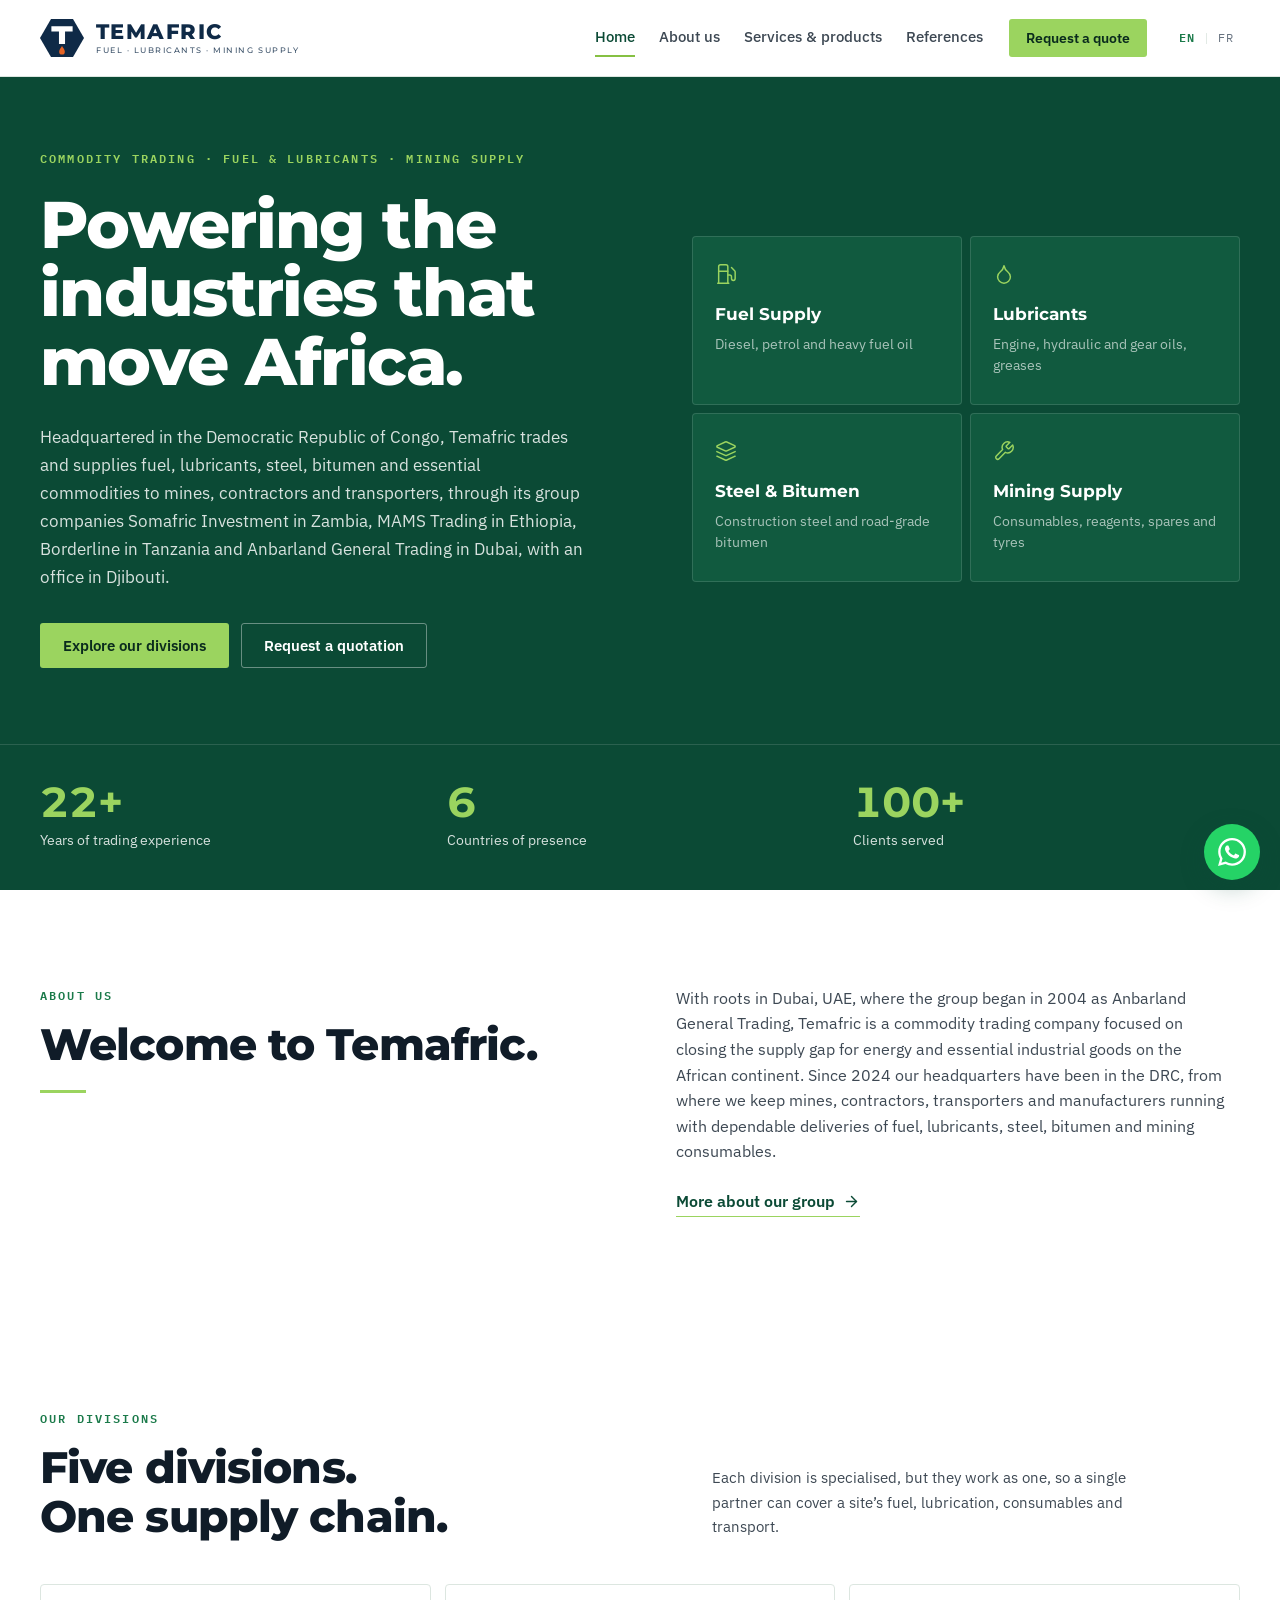
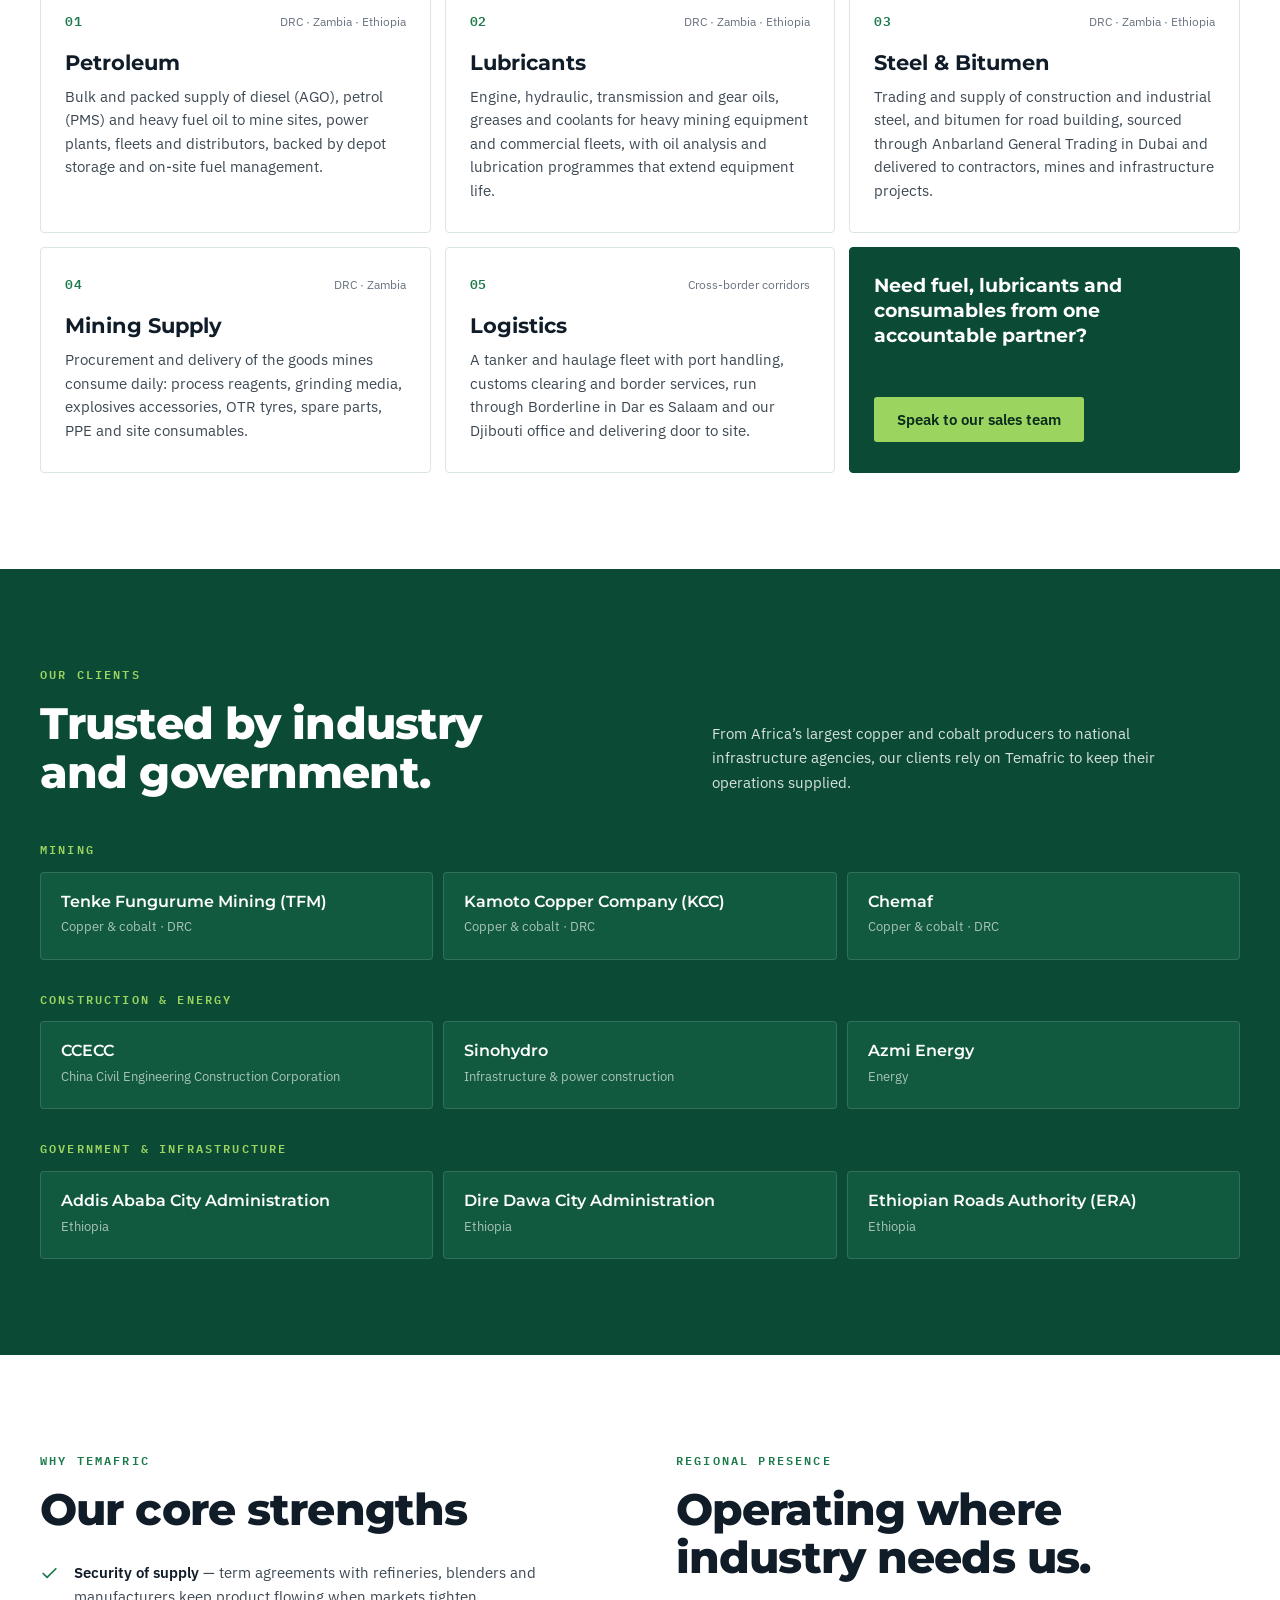
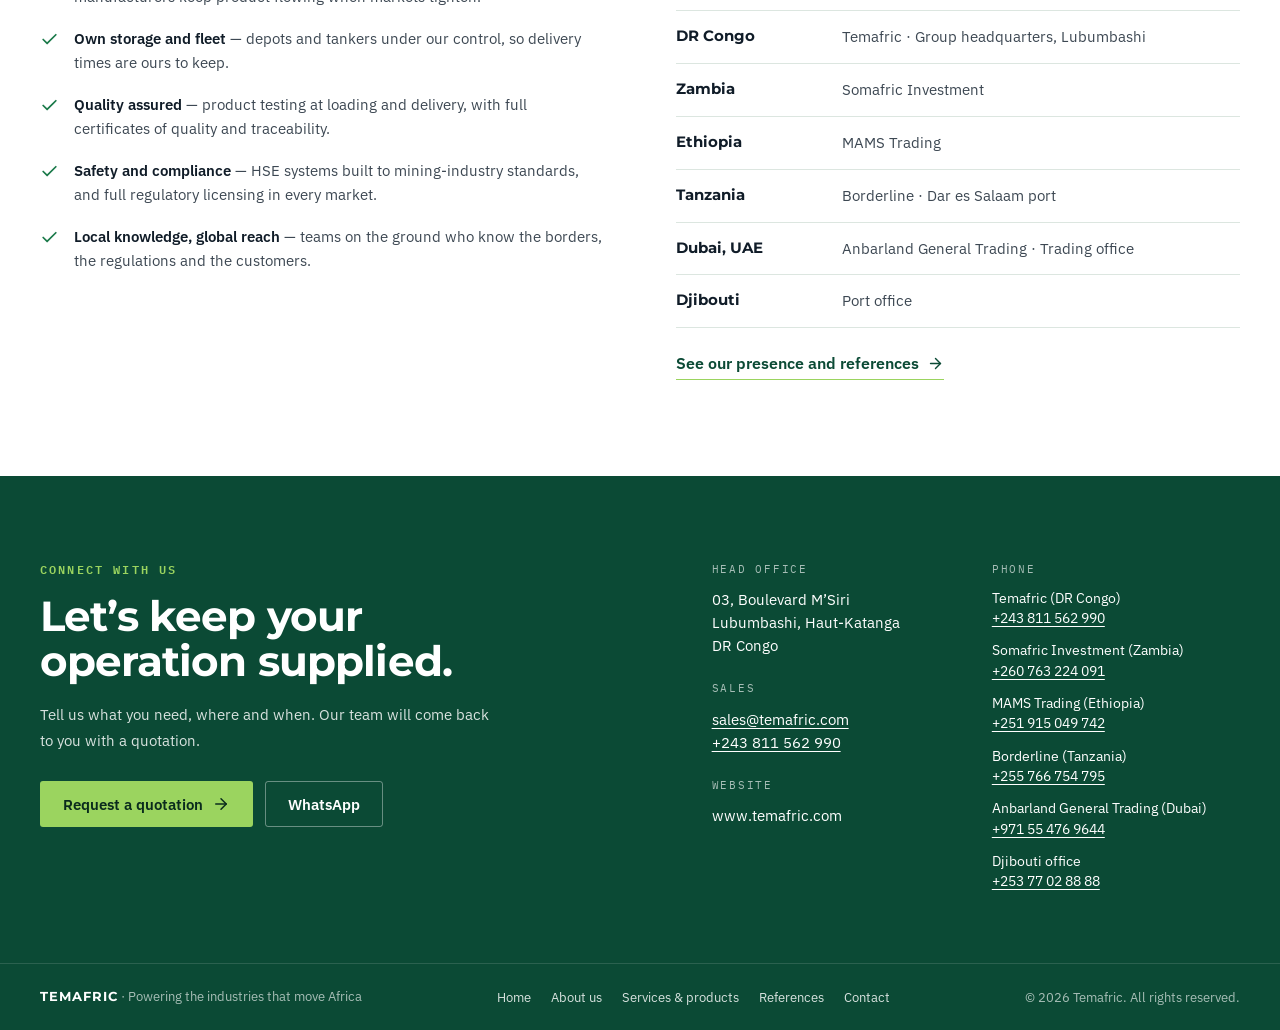
<file: index.html>
<!doctype html>
<html lang="en" data-lang="en" data-href-en="/" data-href-fr="/fr/">
<head>
<meta charset="utf-8">
<meta name="viewport" content="width=device-width, initial-scale=1, viewport-fit=cover">
<title>Temafric · Fuel, Lubricants &amp; Mining Supply in Lubumbashi, DRC</title>
<meta name="description" content="Temafric supplies diesel, petrol, lubricants, steel, bitumen and mining consumables to mines, contractors and transporters in Lubumbashi, Kolwezi and across the DRC, Zambia, Tanzania and Ethiopia.">
<link rel="canonical" href="https://www.temafric.com/">
<link rel="alternate" hreflang="en" href="https://www.temafric.com/">
<link rel="alternate" hreflang="fr" href="https://www.temafric.com/fr/">
<link rel="alternate" hreflang="x-default" href="https://www.temafric.com/">
<meta property="og:type" content="website">
<meta property="og:site_name" content="Temafric">
<meta property="og:locale" content="en_US">
<meta property="og:title" content="Temafric · Fuel, Lubricants &amp; Mining Supply in Lubumbashi, DRC">
<meta property="og:description" content="Temafric supplies diesel, petrol, lubricants, steel, bitumen and mining consumables to mines, contractors and transporters in Lubumbashi, Kolwezi and across the DRC, Zambia, Tanzania and Ethiopia.">
<meta property="og:url" content="https://www.temafric.com/">
<meta property="og:image" content="https://www.temafric.com/assets/og-image.png">
<meta property="og:image:width" content="1200">
<meta property="og:image:height" content="630">
<meta name="twitter:card" content="summary_large_image">
<meta name="theme-color" content="#0b4a35">
<link rel="icon" href="assets/favicon.svg" type="image/svg+xml">
<link rel="icon" href="assets/favicon-48.png" sizes="48x48" type="image/png">
<link rel="apple-touch-icon" href="assets/apple-touch-icon.png">
<link rel="preconnect" href="https://fonts.googleapis.com">
<link rel="preconnect" href="https://fonts.gstatic.com" crossorigin>
<link rel="stylesheet" href="https://fonts.googleapis.com/css2?family=IBM+Plex+Mono:wght@500;600&family=IBM+Plex+Sans:wght@400;500;600&family=Montserrat:wght@500;600;700;800&display=swap">
<link rel="stylesheet" href="assets/style.css">
<script>(function(){var l;try{l=localStorage.getItem('temafric-lang')}catch(e){}if(l==='fr'||(!l&&(navigator.language||'').toLowerCase().indexOf('fr')===0&&!/bot|crawl|spider|slurp|preview/i.test(navigator.userAgent))){location.replace('/fr/')}})();</script>
<script type="application/ld+json">{"@context":"https://schema.org","@graph":[
{"@type":"Organization","@id":"https://www.temafric.com/#org","name":"Temafric","url":"https://www.temafric.com/","logo":"https://www.temafric.com/assets/logo-512.png","image":"https://www.temafric.com/assets/og-image.png","email":"sales@temafric.com","telephone":"+243811562990",
"description":"Commodity trading group supplying fuel, lubricants, steel, bitumen and mining consumables in the DRC, Zambia, Tanzania and Ethiopia.",
"foundingDate":"2004","address":{"@type":"PostalAddress","streetAddress":"03, Boulevard M'Siri","addressLocality":"Lubumbashi","addressRegion":"Haut-Katanga","addressCountry":"CD"},
"areaServed":["Democratic Republic of the Congo","Zambia","Tanzania","Ethiopia","United Arab Emirates","Djibouti"],
"knowsAbout":["Diesel supply","Petrol supply","Lubricants","Steel","Bitumen","Mining supply","Fuel logistics"],
"contactPoint":{"@type":"ContactPoint","contactType":"sales","telephone":"+243811562990","email":"sales@temafric.com","availableLanguage":["English","French"]}},
{"@type":"WebSite","@id":"https://www.temafric.com/#website","name":"Temafric","alternateName":"Temafric DRC","url":"https://www.temafric.com/","inLanguage":["en","fr"],"publisher":{"@id":"https://www.temafric.com/#org"}}
]}</script>
</head>
<body>
<a class="skip" href="#main">Skip to content</a>
<header class="site-header">
  <div class="wrap header-in">
    <a class="brand" href="./" aria-label="Temafric"><svg viewBox="0 0 116 100" aria-hidden="true"><path class="hx" d="M29 0h58l29 50-29 50H29L0 50z"/><path class="tt" d="M30 19h56v14H66v33H50V33H30z"/><path class="dp" d="M58 71c3 5.5 7.5 9.5 7.5 15a7.5 7.5 0 0 1-15 0c0-5.5 4.5-9.5 7.5-15z"/></svg><span class="brand-word"><b>TEMAFRIC</b><small>Fuel · Lubricants · Mining Supply</small></span></a>
    <button class="menu-btn" type="button" aria-expanded="false" aria-controls="site-nav" aria-label="Menu"><svg class="icon i-open" viewBox="0 0 24 24" aria-hidden="true"><line x1="4" x2="20" y1="7" y2="7"/><line x1="4" x2="20" y1="12" y2="12"/><line x1="4" x2="20" y1="17" y2="17"/></svg><svg class="icon i-close" viewBox="0 0 24 24" aria-hidden="true"><path d="M18 6 6 18"/><path d="m6 6 12 12"/></svg></button>
    <nav class="nav" id="site-nav" aria-label="Main">
      <div class="nav-links"><a href="./" aria-current="page">Home</a><a href="about.html">About us</a><a href="services.html">Services &amp; products</a><a href="references.html">References</a></div>
      <a class="btn btn-accent" href="contact.html">Request a quote</a>
      <div class="lang" role="group" aria-label="Language / Langue">
        <button type="button" data-set-lang="en" aria-pressed="true">EN</button><span>|</span><button type="button" data-set-lang="fr" aria-pressed="false">FR</button>
      </div>
    </nav>
  </div>
</header>
<main id="main">
<section class="hero">
  <div class="wrap hero-grid">
    <div>
      <p class="eyebrow">Commodity trading · Fuel &amp; lubricants · Mining supply</p>
      <h1>Powering the industries that move Africa.</h1>
      <p class="lead">Headquartered in the Democratic Republic of Congo, Temafric trades and supplies fuel, lubricants, steel, bitumen and essential commodities to mines, contractors and transporters, through its group companies Somafric Investment in Zambia, MAMS Trading in Ethiopia, Borderline in Tanzania and Anbarland General Trading in Dubai, with an office in Djibouti.</p>
      <div class="btn-row">
        <a class="btn btn-accent" href="services.html">Explore our divisions</a>
        <a class="btn btn-ghost" href="contact.html">Request a quotation</a>
      </div>
    </div>
    <div class="tiles"><a class="tile" href="services.html"><svg class="icon" viewBox="0 0 24 24" aria-hidden="true"><line x1="3" x2="15" y1="22" y2="22"/><line x1="4" x2="14" y1="9" y2="9"/><path d="M14 22V4a2 2 0 0 0-2-2H6a2 2 0 0 0-2 2v18"/><path d="M14 13h2a2 2 0 0 1 2 2v2a2 2 0 0 0 2 2 2 2 0 0 0 2-2V9.83a2 2 0 0 0-.59-1.42L18 5"/></svg><h3>Fuel Supply</h3><p>Diesel, petrol and heavy fuel oil</p></a><a class="tile" href="services.html"><svg class="icon" viewBox="0 0 24 24" aria-hidden="true"><path d="M12 22a7 7 0 0 0 7-7c0-2-1-3.9-3-5.5s-3.5-4-4-6.5c-.5 2.5-2 4.9-4 6.5C6 11.1 5 13 5 15a7 7 0 0 0 7 7z"/></svg><h3>Lubricants</h3><p>Engine, hydraulic and gear oils, greases</p></a><a class="tile" href="services.html"><svg class="icon" viewBox="0 0 24 24" aria-hidden="true"><path d="M12.83 2.18a2 2 0 0 0-1.66 0L2.6 6.08a1 1 0 0 0 0 1.83l8.58 3.91a2 2 0 0 0 1.66 0l8.58-3.9a1 1 0 0 0 0-1.83Z"/><path d="m22 17.65-9.17 4.16a2 2 0 0 1-1.66 0L2 17.65"/><path d="m22 12.65-9.17 4.16a2 2 0 0 1-1.66 0L2 12.65"/></svg><h3>Steel &amp; Bitumen</h3><p>Construction steel and road-grade bitumen</p></a><a class="tile" href="services.html"><svg class="icon" viewBox="0 0 24 24" aria-hidden="true"><path d="M14.7 6.3a1 1 0 0 0 0 1.4l1.6 1.6a1 1 0 0 0 1.4 0l3.77-3.77a6 6 0 0 1-7.94 7.94l-6.91 6.91a2.12 2.12 0 0 1-3-3l6.91-6.91a6 6 0 0 1 7.94-7.94l-3.76 3.76z"/></svg><h3>Mining Supply</h3><p>Consumables, reagents, spares and tyres</p></a></div>
  </div>
</section>
<section class="stats" aria-label="Key figures">
  <div class="wrap stats-grid">
    <div class="stat"><b>22+</b><span>Years of trading experience</span></div>
    <div class="stat"><b>6</b><span>Countries of presence</span></div>
    <div class="stat"><b>100+</b><span>Clients served</span></div>
  </div>
</section>
<section class="band">
  <div class="wrap split">
    <div><p class="eyebrow">About us</p>
      <h2 class="h2">Welcome to Temafric.</h2><hr class="rule"></div>
    <div class="prose"><p>With roots in Dubai, UAE, where the group began in 2004 as Anbarland General Trading, Temafric is a commodity trading company focused on closing the supply gap for energy and essential industrial goods on the African continent. Since 2024 our headquarters have been in the DRC, from where we keep mines, contractors, transporters and manufacturers running with dependable deliveries of fuel, lubricants, steel, bitumen and mining consumables.</p>
      <a class="link-arrow" href="about.html">More about our group <svg class="icon" viewBox="0 0 24 24" aria-hidden="true"><path d="M5 12h14"/><path d="m12 5 7 7-7 7"/></svg></a></div>
  </div>
</section>
<section class="band" id="divisions">
  <div class="wrap">
    <div class="section-head">
      <div><p class="eyebrow">Our divisions</p>
        <h2 class="h2">Five divisions. One supply chain.</h2></div>
      <p>Each division is specialised, but they work as one, so a single partner can cover a site’s fuel, lubrication, consumables and transport.</p>
    </div>
    <div class="cards">
      <article class="card">
        <div class="card-top"><span class="num">01</span><span class="where">DRC · Zambia · Ethiopia</span></div>
        <h3>Petroleum</h3>
        <p>Bulk and packed supply of diesel (AGO), petrol (PMS) and heavy fuel oil to mine sites, power plants, fleets and distributors, backed by depot storage and on-site fuel management.</p>
      </article><article class="card">
        <div class="card-top"><span class="num">02</span><span class="where">DRC · Zambia · Ethiopia</span></div>
        <h3>Lubricants</h3>
        <p>Engine, hydraulic, transmission and gear oils, greases and coolants for heavy mining equipment and commercial fleets, with oil analysis and lubrication programmes that extend equipment life.</p>
      </article><article class="card">
        <div class="card-top"><span class="num">03</span><span class="where">DRC · Zambia · Ethiopia</span></div>
        <h3>Steel &amp; Bitumen</h3>
        <p>Trading and supply of construction and industrial steel, and bitumen for road building, sourced through Anbarland General Trading in Dubai and delivered to contractors, mines and infrastructure projects.</p>
      </article><article class="card">
        <div class="card-top"><span class="num">04</span><span class="where">DRC · Zambia</span></div>
        <h3>Mining Supply</h3>
        <p>Procurement and delivery of the goods mines consume daily: process reagents, grinding media, explosives accessories, OTR tyres, spare parts, PPE and site consumables.</p>
      </article><article class="card">
        <div class="card-top"><span class="num">05</span><span class="where">Cross-border corridors</span></div>
        <h3>Logistics</h3>
        <p>A tanker and haulage fleet with port handling, customs clearing and border services, run through Borderline in Dar es Salaam and our Djibouti office and delivering door to site.</p>
      </article>
      <article class="card cta">
        <h3>Need fuel, lubricants and consumables from one accountable partner?</h3>
        <a class="btn btn-accent" href="contact.html">Speak to our sales team</a>
      </article>
    </div>
  </div>
</section>
<section class="band dark" id="clients">
  <div class="wrap">
    <div class="section-head">
      <div><p class="eyebrow">Our clients</p>
        <h2 class="h2">Trusted by industry and government.</h2></div>
      <p>From Africa’s largest copper and cobalt producers to national infrastructure agencies, our clients rely on Temafric to keep their operations supplied.</p>
    </div>
    <div class="client-group"><span class="eyebrow">Mining</span><div class="client-grid"><div class="client"><b>Tenke Fungurume Mining (TFM)</b><span>Copper &amp; cobalt · DRC</span></div><div class="client"><b>Kamoto Copper Company (KCC)</b><span>Copper &amp; cobalt · DRC</span></div><div class="client"><b>Chemaf</b><span>Copper &amp; cobalt · DRC</span></div></div></div><div class="client-group"><span class="eyebrow">Construction &amp; energy</span><div class="client-grid"><div class="client"><b>CCECC</b><span>China Civil Engineering Construction Corporation</span></div><div class="client"><b>Sinohydro</b><span>Infrastructure &amp; power construction</span></div><div class="client"><b>Azmi Energy</b><span>Energy</span></div></div></div><div class="client-group"><span class="eyebrow">Government &amp; infrastructure</span><div class="client-grid"><div class="client"><b>Addis Ababa City Administration</b><span>Ethiopia</span></div><div class="client"><b>Dire Dawa City Administration</b><span>Ethiopia</span></div><div class="client"><b>Ethiopian Roads Authority (ERA)</b><span>Ethiopia</span></div></div></div>
  </div>
</section>
<section class="band">
  <div class="wrap split">
    <div><p class="eyebrow">Why Temafric</p>
      <h2 class="h2">Our core strengths</h2>
      <ul class="checks"><li><svg class="icon" viewBox="0 0 24 24" aria-hidden="true"><polyline points="20 6 9 17 4 12"/></svg><span><b>Security of supply</b> — term agreements with refineries, blenders and manufacturers keep product flowing when markets tighten.</span></li><li><svg class="icon" viewBox="0 0 24 24" aria-hidden="true"><polyline points="20 6 9 17 4 12"/></svg><span><b>Own storage and fleet</b> — depots and tankers under our control, so delivery times are ours to keep.</span></li><li><svg class="icon" viewBox="0 0 24 24" aria-hidden="true"><polyline points="20 6 9 17 4 12"/></svg><span><b>Quality assured</b> — product testing at loading and delivery, with full certificates of quality and traceability.</span></li><li><svg class="icon" viewBox="0 0 24 24" aria-hidden="true"><polyline points="20 6 9 17 4 12"/></svg><span><b>Safety and compliance</b> — HSE systems built to mining-industry standards, and full regulatory licensing in every market.</span></li><li><svg class="icon" viewBox="0 0 24 24" aria-hidden="true"><polyline points="20 6 9 17 4 12"/></svg><span><b>Local knowledge, global reach</b> — teams on the ground who know the borders, the regulations and the customers.</span></li></ul></div>
    <div><p class="eyebrow">Regional presence</p>
      <h2 class="h2">Operating where industry needs us.</h2>
      <ul class="locs"><li><b>DR Congo</b><span>Temafric · Group headquarters, Lubumbashi</span></li><li><b>Zambia</b><span>Somafric Investment</span></li><li><b>Ethiopia</b><span>MAMS Trading</span></li><li><b>Tanzania</b><span>Borderline · Dar es Salaam port</span></li><li><b>Dubai, UAE</b><span>Anbarland General Trading · Trading office</span></li><li><b>Djibouti</b><span>Port office</span></li></ul>
      <p style="margin-top:22px"><a class="link-arrow" href="references.html">See our presence and references <svg class="icon" viewBox="0 0 24 24" aria-hidden="true"><path d="M5 12h14"/><path d="m12 5 7 7-7 7"/></svg></a></p></div>
  </div>
</section>
</main>
<footer class="site-footer">
  <div class="wrap footer-top">
    <div>
      <p class="eyebrow on-dark">Connect with us</p>
      <h2>Let’s keep your operation supplied.</h2>
      <p class="lead">Tell us what you need, where and when. Our team will come back to you with a quotation.</p>
      <div class="btn-row">
          <a class="btn btn-accent" href="contact.html">Request a quotation <svg class="icon" viewBox="0 0 24 24" aria-hidden="true"><path d="M5 12h14"/><path d="m12 5 7 7-7 7"/></svg></a>
          <a class="btn btn-ghost" href="https://wa.me/243811562990" target="_blank" rel="noopener">WhatsApp</a>
        </div>
    </div>
    <div class="f-cols">
      <div>
        <div class="f-block"><span class="f-label">Head office</span>
          <p class="f-text">03, Boulevard M’Siri<br>Lubumbashi, Haut-Katanga<br>DR Congo</p></div>
        <div class="f-block"><span class="f-label">Sales</span>
          <p class="f-text"><a href="mailto:sales@temafric.com">sales@temafric.com</a><br><a href="tel:+243811562990">+243 811 562 990</a></p></div>
        <div class="f-block"><span class="f-label">Website</span>
          <p class="f-text">www.temafric.com</p></div>
      </div>
      <div class="f-block"><span class="f-label">Phone</span>
        <ul class="f-phones"><li>Temafric (DR Congo)<br><a href="tel:+243811562990">+243 811 562 990</a></li><li>Somafric Investment (Zambia)<br><a href="tel:+260763224091">+260 763 224 091</a></li><li>MAMS Trading (Ethiopia)<br><a href="tel:+251915049742">+251 915 049 742</a></li><li>Borderline (Tanzania)<br><a href="tel:+255766754795">+255 766 754 795</a></li><li>Anbarland General Trading (Dubai)<br><a href="tel:+971554769644">+971 55 476 9644</a></li><li>Djibouti office<br><a href="tel:+25377028888">+253 77 02 88 88</a></li></ul></div>
    </div>
  </div>
  <div class="footer-bar">
    <div class="wrap footer-bar-in">
      <span><strong>TEMAFRIC</strong> · Powering the industries that move Africa</span>
      <nav class="footer-nav" aria-label="Footer"><a href="./">Home</a><a href="about.html">About us</a><a href="services.html">Services &amp; products</a><a href="references.html">References</a><a href="contact.html">Contact</a></nav>
      <span>© <span data-year>2026</span> Temafric. All rights reserved.</span>
    </div>
  </div>
</footer>
<a class="wa-float" href="https://wa.me/243811562990" target="_blank" rel="noopener" aria-label="WhatsApp" data-en="Chat with us on WhatsApp" data-fr="Écrivez-nous sur WhatsApp"><svg viewBox="0 0 24 24" aria-hidden="true"><path d="M17.47 14.38c-.3-.15-1.76-.87-2.03-.97-.27-.1-.47-.15-.67.15-.2.3-.77.97-.94 1.16-.17.2-.35.22-.64.07-.3-.15-1.26-.46-2.39-1.47-.88-.79-1.48-1.76-1.65-2.06-.17-.3-.02-.46.13-.6.13-.14.3-.35.45-.52.15-.17.2-.3.3-.5.1-.2.05-.37-.03-.52-.07-.15-.67-1.61-.92-2.2-.24-.58-.49-.5-.67-.51h-.57c-.2 0-.52.07-.8.37-.27.3-1.04 1.02-1.04 2.48s1.07 2.88 1.21 3.07c.15.2 2.1 3.2 5.08 4.49.71.31 1.26.49 1.7.63.71.22 1.36.19 1.87.12.57-.09 1.76-.72 2-1.41.25-.7.25-1.29.18-1.41-.08-.13-.27-.2-.57-.35m-5.42 7.4h-.01a9.87 9.87 0 0 1-5.03-1.38l-.36-.21-3.74.98 1-3.65-.24-.37a9.86 9.86 0 0 1-1.51-5.26c0-5.45 4.44-9.88 9.89-9.88 2.64 0 5.12 1.03 6.99 2.9a9.83 9.83 0 0 1 2.89 6.99c0 5.45-4.44 9.88-9.89 9.88m8.41-18.3A11.82 11.82 0 0 0 12.05 0C5.5 0 .16 5.34.16 11.89c0 2.1.55 4.14 1.59 5.95L.06 24l6.31-1.65a11.88 11.88 0 0 0 5.68 1.45h.01c6.55 0 11.89-5.34 11.89-11.89a11.82 11.82 0 0 0-3.48-8.41z"/></svg></a>
<script src="assets/main.js"></script>
</body>
</html>
</file>
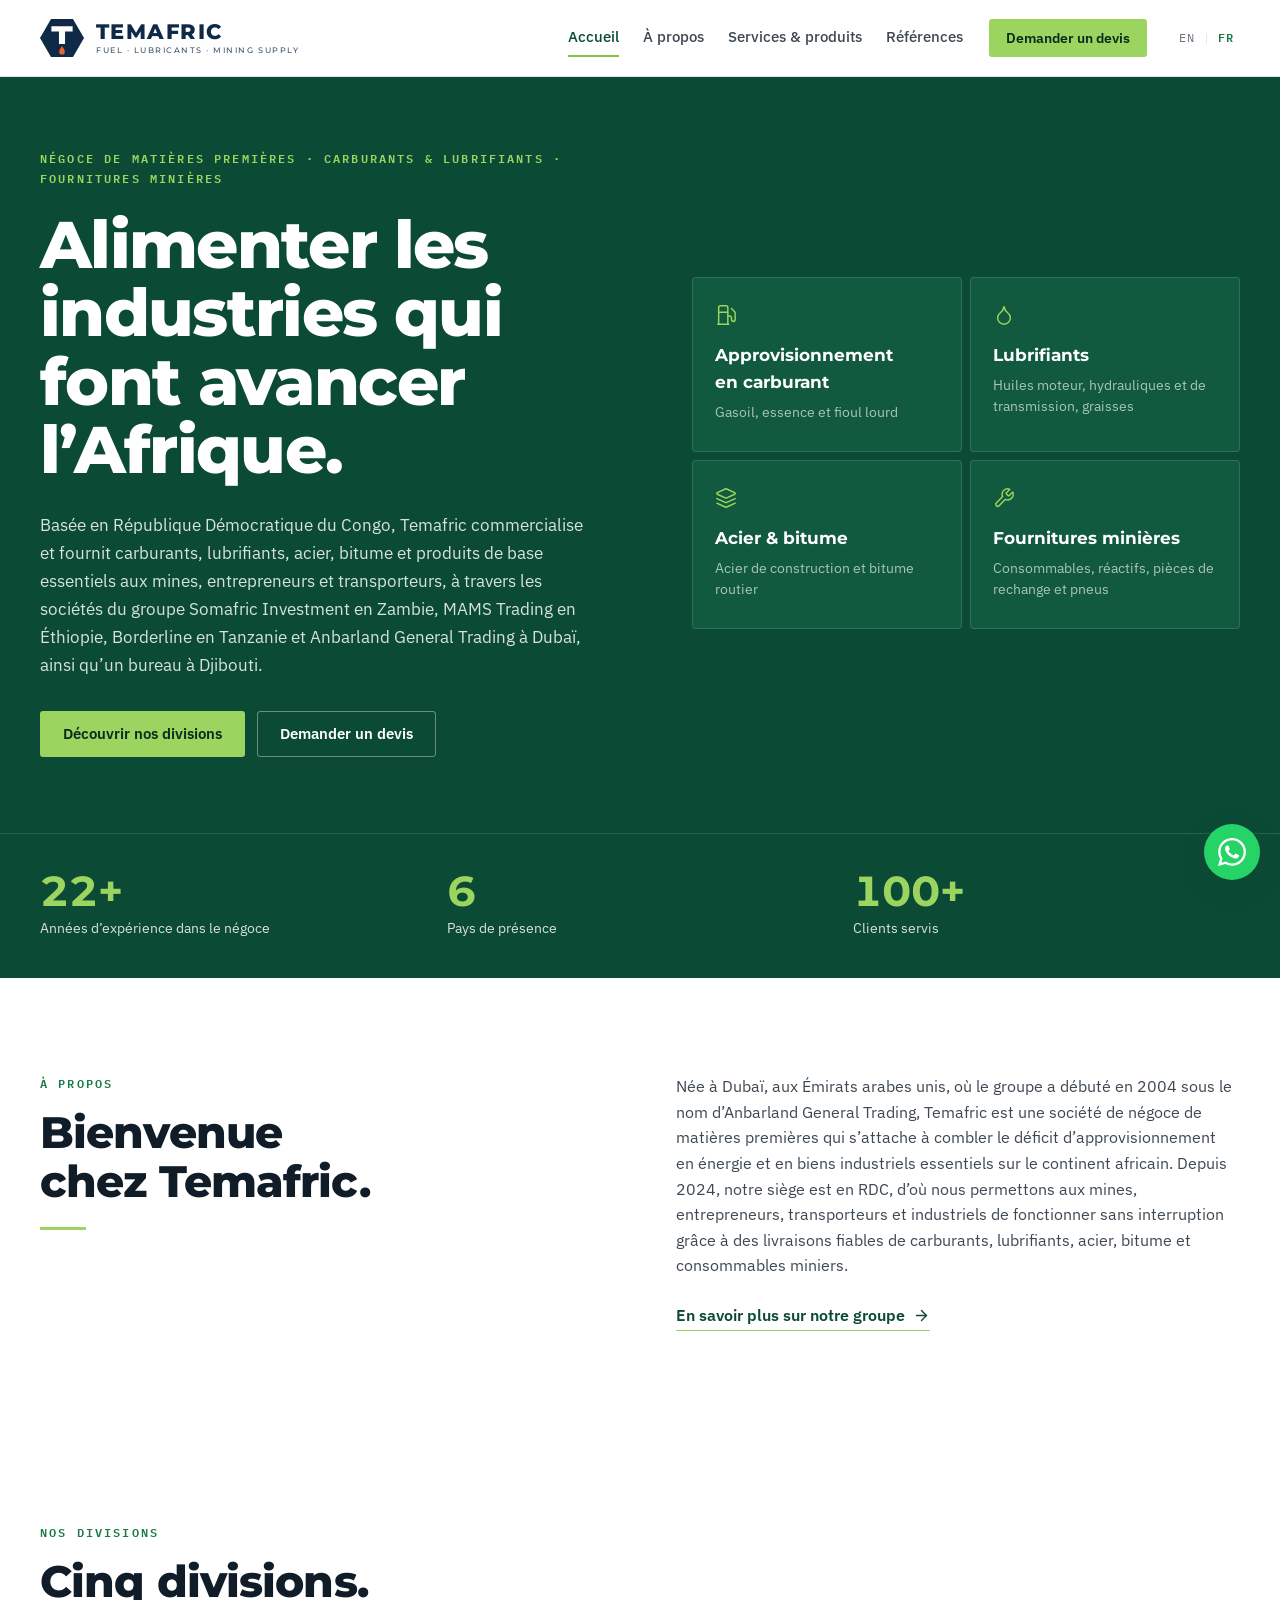
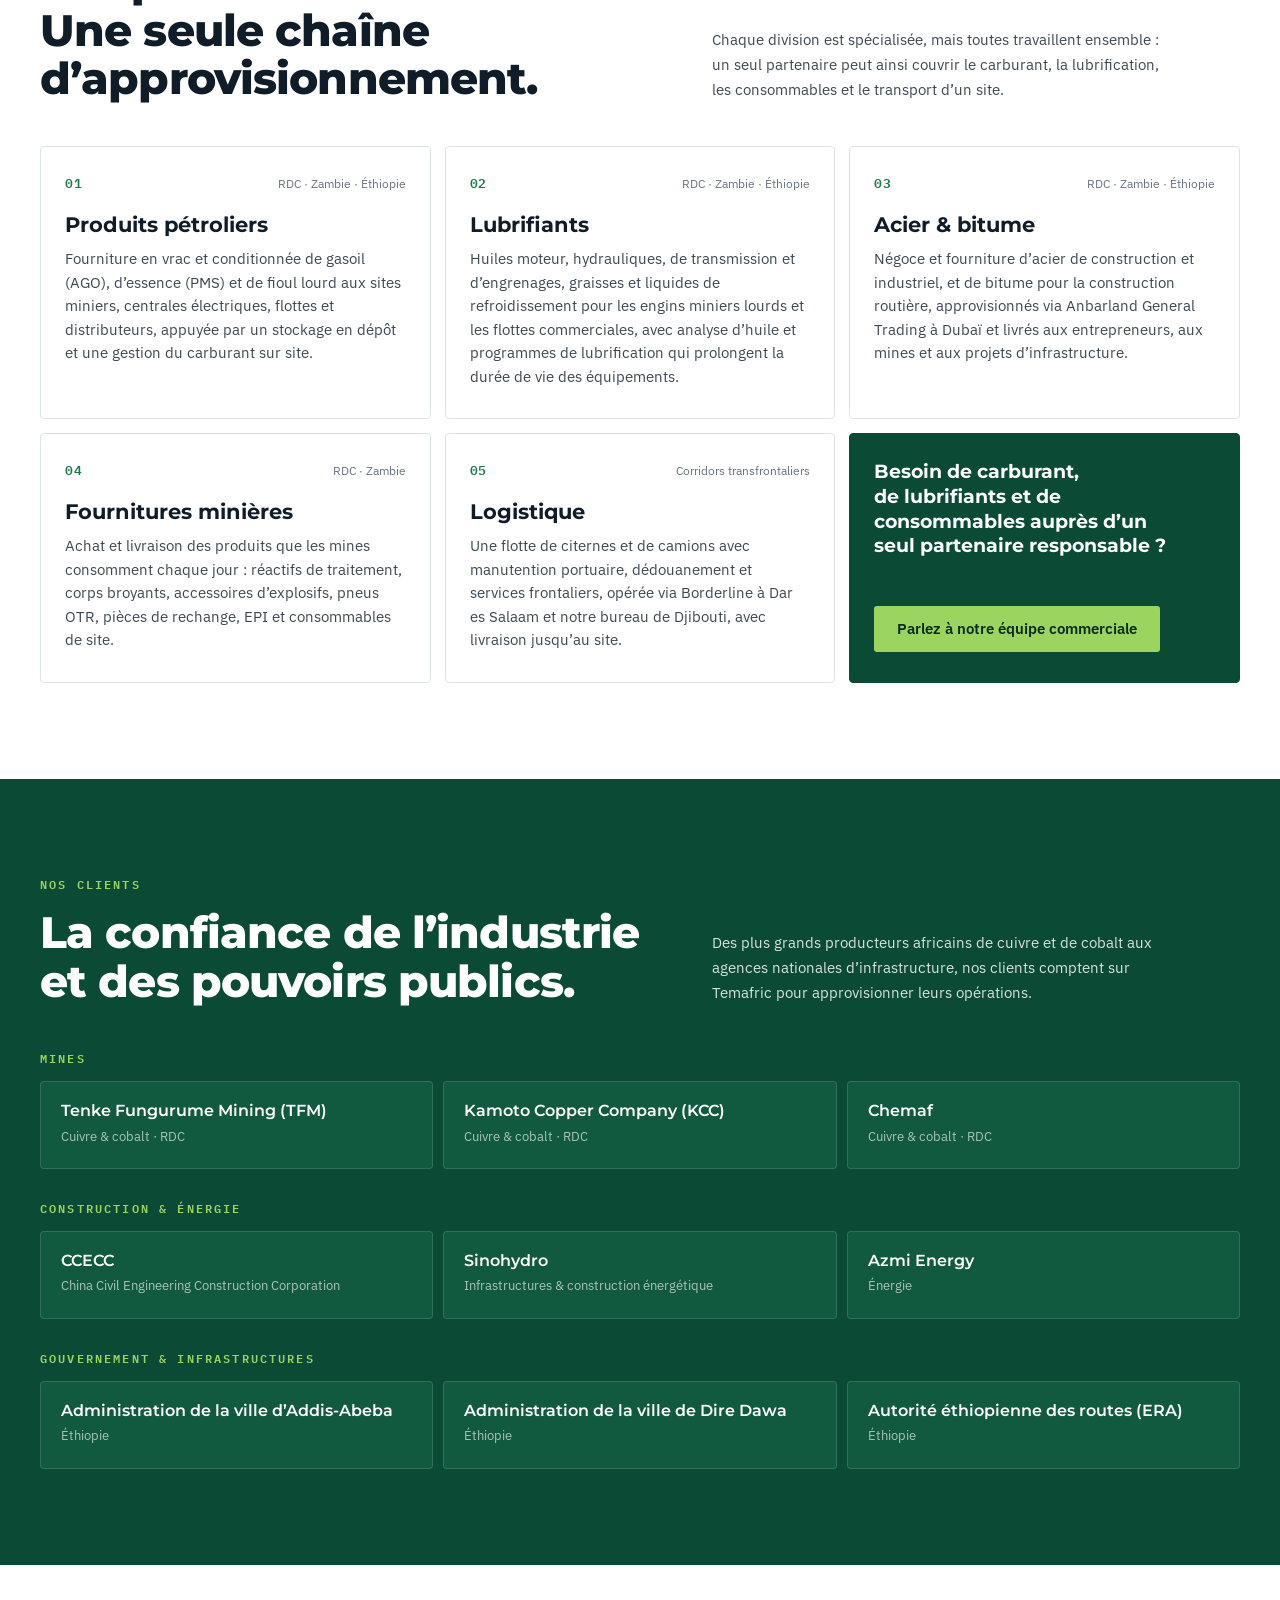
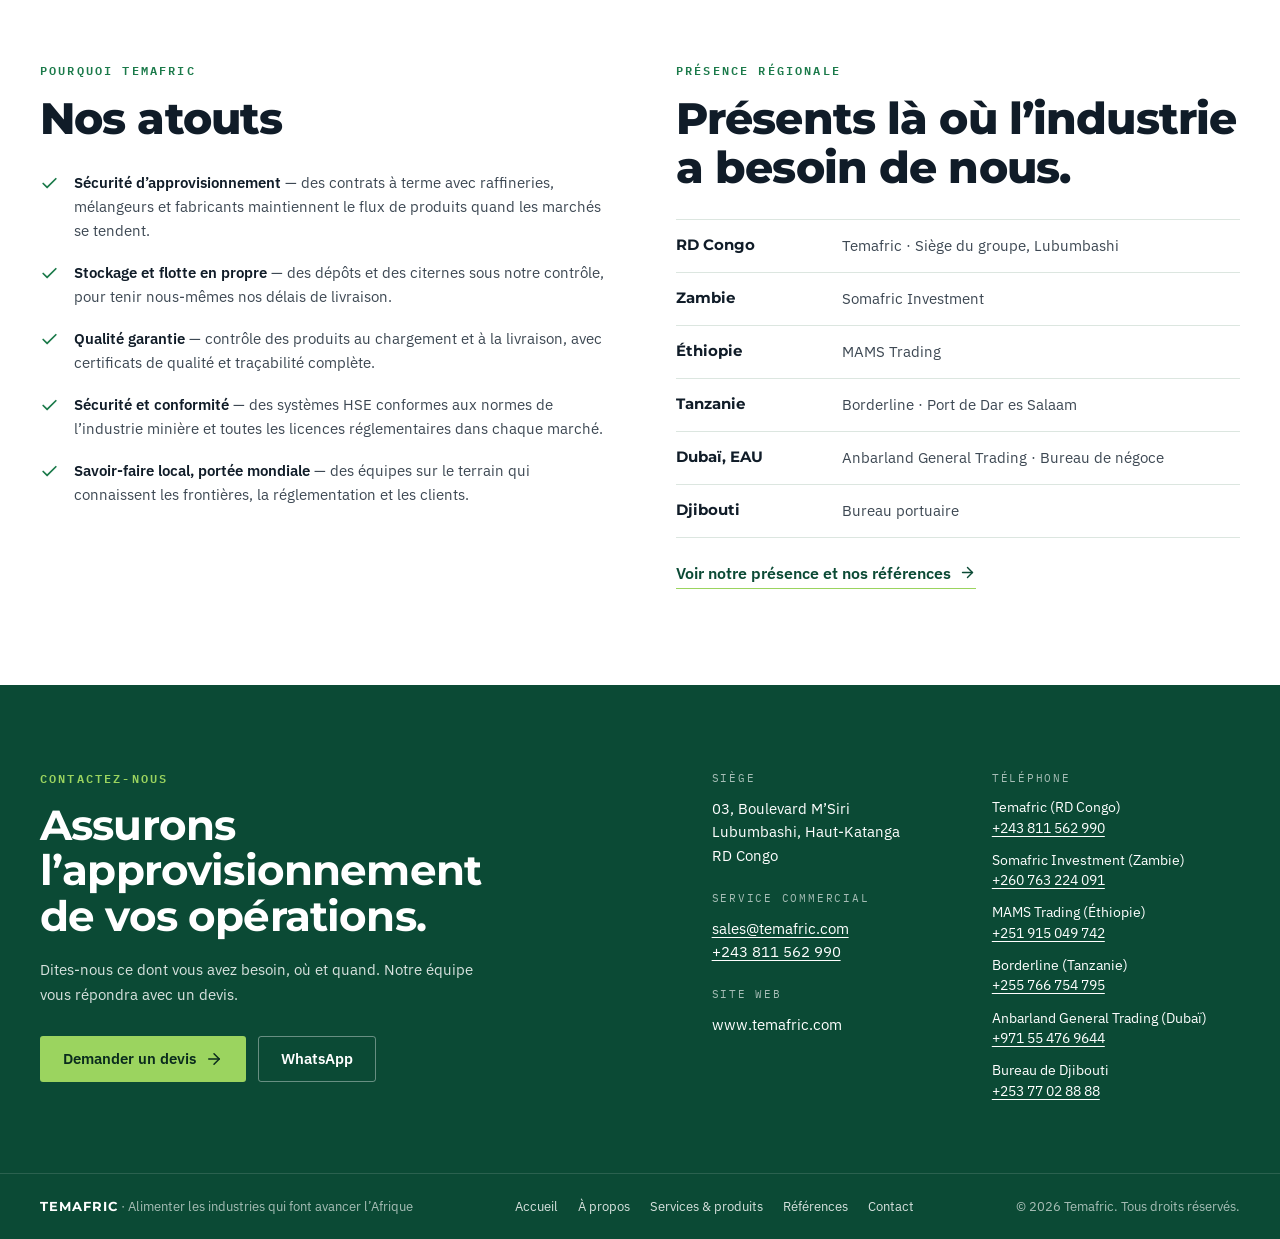
<file: fr/index.html>
<!doctype html>
<html lang="fr" data-lang="fr" data-href-en="/" data-href-fr="/fr/">
<head>
<meta charset="utf-8">
<meta name="viewport" content="width=device-width, initial-scale=1, viewport-fit=cover">
<title>Temafric · Carburant, lubrifiants &amp; fournitures minières à Lubumbashi, RDC</title>
<meta name="description" content="Temafric fournit gasoil, essence, lubrifiants, acier, bitume et consommables miniers aux mines, entrepreneurs et transporteurs à Lubumbashi, Kolwezi et dans toute la RDC, la Zambie, la Tanzanie et l’Éthiopie.">
<link rel="canonical" href="https://www.temafric.com/fr/">
<link rel="alternate" hreflang="en" href="https://www.temafric.com/">
<link rel="alternate" hreflang="fr" href="https://www.temafric.com/fr/">
<link rel="alternate" hreflang="x-default" href="https://www.temafric.com/">
<meta property="og:type" content="website">
<meta property="og:site_name" content="Temafric">
<meta property="og:locale" content="fr_FR">
<meta property="og:title" content="Temafric · Carburant, lubrifiants &amp; fournitures minières à Lubumbashi, RDC">
<meta property="og:description" content="Temafric fournit gasoil, essence, lubrifiants, acier, bitume et consommables miniers aux mines, entrepreneurs et transporteurs à Lubumbashi, Kolwezi et dans toute la RDC, la Zambie, la Tanzanie et l’Éthiopie.">
<meta property="og:url" content="https://www.temafric.com/fr/">
<meta property="og:image" content="https://www.temafric.com/assets/og-image.png">
<meta property="og:image:width" content="1200">
<meta property="og:image:height" content="630">
<meta name="twitter:card" content="summary_large_image">
<meta name="theme-color" content="#0b4a35">
<link rel="icon" href="../assets/favicon.svg" type="image/svg+xml">
<link rel="icon" href="../assets/favicon-48.png" sizes="48x48" type="image/png">
<link rel="apple-touch-icon" href="../assets/apple-touch-icon.png">
<link rel="preconnect" href="https://fonts.googleapis.com">
<link rel="preconnect" href="https://fonts.gstatic.com" crossorigin>
<link rel="stylesheet" href="https://fonts.googleapis.com/css2?family=IBM+Plex+Mono:wght@500;600&family=IBM+Plex+Sans:wght@400;500;600&family=Montserrat:wght@500;600;700;800&display=swap">
<link rel="stylesheet" href="../assets/style.css">
<script>(function(){var l;try{l=localStorage.getItem('temafric-lang')}catch(e){}if(l==='en'){location.replace('/')}})();</script>
<script type="application/ld+json">{"@context":"https://schema.org","@graph":[
{"@type":"Organization","@id":"https://www.temafric.com/#org","name":"Temafric","url":"https://www.temafric.com/","logo":"https://www.temafric.com/assets/logo-512.png","image":"https://www.temafric.com/assets/og-image.png","email":"sales@temafric.com","telephone":"+243811562990",
"description":"Commodity trading group supplying fuel, lubricants, steel, bitumen and mining consumables in the DRC, Zambia, Tanzania and Ethiopia.",
"foundingDate":"2004","address":{"@type":"PostalAddress","streetAddress":"03, Boulevard M'Siri","addressLocality":"Lubumbashi","addressRegion":"Haut-Katanga","addressCountry":"CD"},
"areaServed":["Democratic Republic of the Congo","Zambia","Tanzania","Ethiopia","United Arab Emirates","Djibouti"],
"knowsAbout":["Diesel supply","Petrol supply","Lubricants","Steel","Bitumen","Mining supply","Fuel logistics"],
"contactPoint":{"@type":"ContactPoint","contactType":"sales","telephone":"+243811562990","email":"sales@temafric.com","availableLanguage":["English","French"]}},
{"@type":"WebSite","@id":"https://www.temafric.com/#website","name":"Temafric","alternateName":"Temafric DRC","url":"https://www.temafric.com/","inLanguage":["en","fr"],"publisher":{"@id":"https://www.temafric.com/#org"}}
]}</script>
</head>
<body>
<a class="skip" href="#main">Aller au contenu</a>
<header class="site-header">
  <div class="wrap header-in">
    <a class="brand" href="./" aria-label="Temafric"><svg viewBox="0 0 116 100" aria-hidden="true"><path class="hx" d="M29 0h58l29 50-29 50H29L0 50z"/><path class="tt" d="M30 19h56v14H66v33H50V33H30z"/><path class="dp" d="M58 71c3 5.5 7.5 9.5 7.5 15a7.5 7.5 0 0 1-15 0c0-5.5 4.5-9.5 7.5-15z"/></svg><span class="brand-word"><b>TEMAFRIC</b><small>Fuel · Lubricants · Mining Supply</small></span></a>
    <button class="menu-btn" type="button" aria-expanded="false" aria-controls="site-nav" aria-label="Menu"><svg class="icon i-open" viewBox="0 0 24 24" aria-hidden="true"><line x1="4" x2="20" y1="7" y2="7"/><line x1="4" x2="20" y1="12" y2="12"/><line x1="4" x2="20" y1="17" y2="17"/></svg><svg class="icon i-close" viewBox="0 0 24 24" aria-hidden="true"><path d="M18 6 6 18"/><path d="m6 6 12 12"/></svg></button>
    <nav class="nav" id="site-nav" aria-label="Main">
      <div class="nav-links"><a href="./" aria-current="page">Accueil</a><a href="about.html">À propos</a><a href="services.html">Services &amp; produits</a><a href="references.html">Références</a></div>
      <a class="btn btn-accent" href="contact.html">Demander un devis</a>
      <div class="lang" role="group" aria-label="Language / Langue">
        <button type="button" data-set-lang="en" aria-pressed="true">EN</button><span>|</span><button type="button" data-set-lang="fr" aria-pressed="false">FR</button>
      </div>
    </nav>
  </div>
</header>
<main id="main">
<section class="hero">
  <div class="wrap hero-grid">
    <div>
      <p class="eyebrow">Négoce de matières premières · Carburants &amp; lubrifiants · Fournitures minières</p>
      <h1>Alimenter les industries qui font avancer l’Afrique.</h1>
      <p class="lead">Basée en République Démocratique du Congo, Temafric commercialise et fournit carburants, lubrifiants, acier, bitume et produits de base essentiels aux mines, entrepreneurs et transporteurs, à travers les sociétés du groupe Somafric Investment en Zambie, MAMS Trading en Éthiopie, Borderline en Tanzanie et Anbarland General Trading à Dubaï, ainsi qu’un bureau à Djibouti.</p>
      <div class="btn-row">
        <a class="btn btn-accent" href="services.html">Découvrir nos divisions</a>
        <a class="btn btn-ghost" href="contact.html">Demander un devis</a>
      </div>
    </div>
    <div class="tiles"><a class="tile" href="services.html"><svg class="icon" viewBox="0 0 24 24" aria-hidden="true"><line x1="3" x2="15" y1="22" y2="22"/><line x1="4" x2="14" y1="9" y2="9"/><path d="M14 22V4a2 2 0 0 0-2-2H6a2 2 0 0 0-2 2v18"/><path d="M14 13h2a2 2 0 0 1 2 2v2a2 2 0 0 0 2 2 2 2 0 0 0 2-2V9.83a2 2 0 0 0-.59-1.42L18 5"/></svg><h3>Approvisionnement en carburant</h3><p>Gasoil, essence et fioul lourd</p></a><a class="tile" href="services.html"><svg class="icon" viewBox="0 0 24 24" aria-hidden="true"><path d="M12 22a7 7 0 0 0 7-7c0-2-1-3.9-3-5.5s-3.5-4-4-6.5c-.5 2.5-2 4.9-4 6.5C6 11.1 5 13 5 15a7 7 0 0 0 7 7z"/></svg><h3>Lubrifiants</h3><p>Huiles moteur, hydrauliques et de transmission, graisses</p></a><a class="tile" href="services.html"><svg class="icon" viewBox="0 0 24 24" aria-hidden="true"><path d="M12.83 2.18a2 2 0 0 0-1.66 0L2.6 6.08a1 1 0 0 0 0 1.83l8.58 3.91a2 2 0 0 0 1.66 0l8.58-3.9a1 1 0 0 0 0-1.83Z"/><path d="m22 17.65-9.17 4.16a2 2 0 0 1-1.66 0L2 17.65"/><path d="m22 12.65-9.17 4.16a2 2 0 0 1-1.66 0L2 12.65"/></svg><h3>Acier &amp; bitume</h3><p>Acier de construction et bitume routier</p></a><a class="tile" href="services.html"><svg class="icon" viewBox="0 0 24 24" aria-hidden="true"><path d="M14.7 6.3a1 1 0 0 0 0 1.4l1.6 1.6a1 1 0 0 0 1.4 0l3.77-3.77a6 6 0 0 1-7.94 7.94l-6.91 6.91a2.12 2.12 0 0 1-3-3l6.91-6.91a6 6 0 0 1 7.94-7.94l-3.76 3.76z"/></svg><h3>Fournitures minières</h3><p>Consommables, réactifs, pièces de rechange et pneus</p></a></div>
  </div>
</section>
<section class="stats" aria-label="Key figures">
  <div class="wrap stats-grid">
    <div class="stat"><b>22+</b><span>Années d’expérience dans le négoce</span></div>
    <div class="stat"><b>6</b><span>Pays de présence</span></div>
    <div class="stat"><b>100+</b><span>Clients servis</span></div>
  </div>
</section>
<section class="band">
  <div class="wrap split">
    <div><p class="eyebrow">À propos</p>
      <h2 class="h2">Bienvenue chez Temafric.</h2><hr class="rule"></div>
    <div class="prose"><p>Née à Dubaï, aux Émirats arabes unis, où le groupe a débuté en 2004 sous le nom d’Anbarland General Trading, Temafric est une société de négoce de matières premières qui s’attache à combler le déficit d’approvisionnement en énergie et en biens industriels essentiels sur le continent africain. Depuis 2024, notre siège est en RDC, d’où nous permettons aux mines, entrepreneurs, transporteurs et industriels de fonctionner sans interruption grâce à des livraisons fiables de carburants, lubrifiants, acier, bitume et consommables miniers.</p>
      <a class="link-arrow" href="about.html">En savoir plus sur notre groupe <svg class="icon" viewBox="0 0 24 24" aria-hidden="true"><path d="M5 12h14"/><path d="m12 5 7 7-7 7"/></svg></a></div>
  </div>
</section>
<section class="band" id="divisions">
  <div class="wrap">
    <div class="section-head">
      <div><p class="eyebrow">Nos divisions</p>
        <h2 class="h2">Cinq divisions. Une seule chaîne d’approvisionnement.</h2></div>
      <p>Chaque division est spécialisée, mais toutes travaillent ensemble : un seul partenaire peut ainsi couvrir le carburant, la lubrification, les consommables et le transport d’un site.</p>
    </div>
    <div class="cards">
      <article class="card">
        <div class="card-top"><span class="num">01</span><span class="where">RDC · Zambie · Éthiopie</span></div>
        <h3>Produits pétroliers</h3>
        <p>Fourniture en vrac et conditionnée de gasoil (AGO), d’essence (PMS) et de fioul lourd aux sites miniers, centrales électriques, flottes et distributeurs, appuyée par un stockage en dépôt et une gestion du carburant sur site.</p>
      </article><article class="card">
        <div class="card-top"><span class="num">02</span><span class="where">RDC · Zambie · Éthiopie</span></div>
        <h3>Lubrifiants</h3>
        <p>Huiles moteur, hydrauliques, de transmission et d’engrenages, graisses et liquides de refroidissement pour les engins miniers lourds et les flottes commerciales, avec analyse d’huile et programmes de lubrification qui prolongent la durée de vie des équipements.</p>
      </article><article class="card">
        <div class="card-top"><span class="num">03</span><span class="where">RDC · Zambie · Éthiopie</span></div>
        <h3>Acier &amp; bitume</h3>
        <p>Négoce et fourniture d’acier de construction et industriel, et de bitume pour la construction routière, approvisionnés via Anbarland General Trading à Dubaï et livrés aux entrepreneurs, aux mines et aux projets d’infrastructure.</p>
      </article><article class="card">
        <div class="card-top"><span class="num">04</span><span class="where">RDC · Zambie</span></div>
        <h3>Fournitures minières</h3>
        <p>Achat et livraison des produits que les mines consomment chaque jour : réactifs de traitement, corps broyants, accessoires d’explosifs, pneus OTR, pièces de rechange, EPI et consommables de site.</p>
      </article><article class="card">
        <div class="card-top"><span class="num">05</span><span class="where">Corridors transfrontaliers</span></div>
        <h3>Logistique</h3>
        <p>Une flotte de citernes et de camions avec manutention portuaire, dédouanement et services frontaliers, opérée via Borderline à Dar es Salaam et notre bureau de Djibouti, avec livraison jusqu’au site.</p>
      </article>
      <article class="card cta">
        <h3>Besoin de carburant, de lubrifiants et de consommables auprès d’un seul partenaire responsable ?</h3>
        <a class="btn btn-accent" href="contact.html">Parlez à notre équipe commerciale</a>
      </article>
    </div>
  </div>
</section>
<section class="band dark" id="clients">
  <div class="wrap">
    <div class="section-head">
      <div><p class="eyebrow">Nos clients</p>
        <h2 class="h2">La confiance de l’industrie et des pouvoirs publics.</h2></div>
      <p>Des plus grands producteurs africains de cuivre et de cobalt aux agences nationales d’infrastructure, nos clients comptent sur Temafric pour approvisionner leurs opérations.</p>
    </div>
    <div class="client-group"><span class="eyebrow">Mines</span><div class="client-grid"><div class="client"><b>Tenke Fungurume Mining (TFM)</b><span>Cuivre &amp; cobalt · RDC</span></div><div class="client"><b>Kamoto Copper Company (KCC)</b><span>Cuivre &amp; cobalt · RDC</span></div><div class="client"><b>Chemaf</b><span>Cuivre &amp; cobalt · RDC</span></div></div></div><div class="client-group"><span class="eyebrow">Construction &amp; énergie</span><div class="client-grid"><div class="client"><b>CCECC</b><span>China Civil Engineering Construction Corporation</span></div><div class="client"><b>Sinohydro</b><span>Infrastructures &amp; construction énergétique</span></div><div class="client"><b>Azmi Energy</b><span>Énergie</span></div></div></div><div class="client-group"><span class="eyebrow">Gouvernement &amp; infrastructures</span><div class="client-grid"><div class="client"><b>Administration de la ville d’Addis-Abeba</b><span>Éthiopie</span></div><div class="client"><b>Administration de la ville de Dire Dawa</b><span>Éthiopie</span></div><div class="client"><b>Autorité éthiopienne des routes (ERA)</b><span>Éthiopie</span></div></div></div>
  </div>
</section>
<section class="band">
  <div class="wrap split">
    <div><p class="eyebrow">Pourquoi Temafric</p>
      <h2 class="h2">Nos atouts</h2>
      <ul class="checks"><li><svg class="icon" viewBox="0 0 24 24" aria-hidden="true"><polyline points="20 6 9 17 4 12"/></svg><span><b>Sécurité d’approvisionnement</b> — des contrats à terme avec raffineries, mélangeurs et fabricants maintiennent le flux de produits quand les marchés se tendent.</span></li><li><svg class="icon" viewBox="0 0 24 24" aria-hidden="true"><polyline points="20 6 9 17 4 12"/></svg><span><b>Stockage et flotte en propre</b> — des dépôts et des citernes sous notre contrôle, pour tenir nous-mêmes nos délais de livraison.</span></li><li><svg class="icon" viewBox="0 0 24 24" aria-hidden="true"><polyline points="20 6 9 17 4 12"/></svg><span><b>Qualité garantie</b> — contrôle des produits au chargement et à la livraison, avec certificats de qualité et traçabilité complète.</span></li><li><svg class="icon" viewBox="0 0 24 24" aria-hidden="true"><polyline points="20 6 9 17 4 12"/></svg><span><b>Sécurité et conformité</b> — des systèmes HSE conformes aux normes de l’industrie minière et toutes les licences réglementaires dans chaque marché.</span></li><li><svg class="icon" viewBox="0 0 24 24" aria-hidden="true"><polyline points="20 6 9 17 4 12"/></svg><span><b>Savoir-faire local, portée mondiale</b> — des équipes sur le terrain qui connaissent les frontières, la réglementation et les clients.</span></li></ul></div>
    <div><p class="eyebrow">Présence régionale</p>
      <h2 class="h2">Présents là où l’industrie a besoin de nous.</h2>
      <ul class="locs"><li><b>RD Congo</b><span>Temafric · Siège du groupe, Lubumbashi</span></li><li><b>Zambie</b><span>Somafric Investment</span></li><li><b>Éthiopie</b><span>MAMS Trading</span></li><li><b>Tanzanie</b><span>Borderline · Port de Dar es Salaam</span></li><li><b>Dubaï, EAU</b><span>Anbarland General Trading · Bureau de négoce</span></li><li><b>Djibouti</b><span>Bureau portuaire</span></li></ul>
      <p style="margin-top:22px"><a class="link-arrow" href="references.html">Voir notre présence et nos références <svg class="icon" viewBox="0 0 24 24" aria-hidden="true"><path d="M5 12h14"/><path d="m12 5 7 7-7 7"/></svg></a></p></div>
  </div>
</section>
</main>
<footer class="site-footer">
  <div class="wrap footer-top">
    <div>
      <p class="eyebrow on-dark">Contactez-nous</p>
      <h2>Assurons l’approvisionnement de vos opérations.</h2>
      <p class="lead">Dites-nous ce dont vous avez besoin, où et quand. Notre équipe vous répondra avec un devis.</p>
      <div class="btn-row">
          <a class="btn btn-accent" href="contact.html">Demander un devis <svg class="icon" viewBox="0 0 24 24" aria-hidden="true"><path d="M5 12h14"/><path d="m12 5 7 7-7 7"/></svg></a>
          <a class="btn btn-ghost" href="https://wa.me/243811562990" target="_blank" rel="noopener">WhatsApp</a>
        </div>
    </div>
    <div class="f-cols">
      <div>
        <div class="f-block"><span class="f-label">Siège</span>
          <p class="f-text">03, Boulevard M’Siri<br>Lubumbashi, Haut-Katanga<br>RD Congo</p></div>
        <div class="f-block"><span class="f-label">Service commercial</span>
          <p class="f-text"><a href="mailto:sales@temafric.com">sales@temafric.com</a><br><a href="tel:+243811562990">+243 811 562 990</a></p></div>
        <div class="f-block"><span class="f-label">Site web</span>
          <p class="f-text">www.temafric.com</p></div>
      </div>
      <div class="f-block"><span class="f-label">Téléphone</span>
        <ul class="f-phones"><li>Temafric (RD Congo)<br><a href="tel:+243811562990">+243 811 562 990</a></li><li>Somafric Investment (Zambie)<br><a href="tel:+260763224091">+260 763 224 091</a></li><li>MAMS Trading (Éthiopie)<br><a href="tel:+251915049742">+251 915 049 742</a></li><li>Borderline (Tanzanie)<br><a href="tel:+255766754795">+255 766 754 795</a></li><li>Anbarland General Trading (Dubaï)<br><a href="tel:+971554769644">+971 55 476 9644</a></li><li>Bureau de Djibouti<br><a href="tel:+25377028888">+253 77 02 88 88</a></li></ul></div>
    </div>
  </div>
  <div class="footer-bar">
    <div class="wrap footer-bar-in">
      <span><strong>TEMAFRIC</strong> · Alimenter les industries qui font avancer l’Afrique</span>
      <nav class="footer-nav" aria-label="Footer"><a href="./">Accueil</a><a href="about.html">À propos</a><a href="services.html">Services &amp; produits</a><a href="references.html">Références</a><a href="contact.html">Contact</a></nav>
      <span>© <span data-year>2026</span> Temafric. Tous droits réservés.</span>
    </div>
  </div>
</footer>
<a class="wa-float" href="https://wa.me/243811562990" target="_blank" rel="noopener" aria-label="WhatsApp" data-en="Chat with us on WhatsApp" data-fr="Écrivez-nous sur WhatsApp"><svg viewBox="0 0 24 24" aria-hidden="true"><path d="M17.47 14.38c-.3-.15-1.76-.87-2.03-.97-.27-.1-.47-.15-.67.15-.2.3-.77.97-.94 1.16-.17.2-.35.22-.64.07-.3-.15-1.26-.46-2.39-1.47-.88-.79-1.48-1.76-1.65-2.06-.17-.3-.02-.46.13-.6.13-.14.3-.35.45-.52.15-.17.2-.3.3-.5.1-.2.05-.37-.03-.52-.07-.15-.67-1.61-.92-2.2-.24-.58-.49-.5-.67-.51h-.57c-.2 0-.52.07-.8.37-.27.3-1.04 1.02-1.04 2.48s1.07 2.88 1.21 3.07c.15.2 2.1 3.2 5.08 4.49.71.31 1.26.49 1.7.63.71.22 1.36.19 1.87.12.57-.09 1.76-.72 2-1.41.25-.7.25-1.29.18-1.41-.08-.13-.27-.2-.57-.35m-5.42 7.4h-.01a9.87 9.87 0 0 1-5.03-1.38l-.36-.21-3.74.98 1-3.65-.24-.37a9.86 9.86 0 0 1-1.51-5.26c0-5.45 4.44-9.88 9.89-9.88 2.64 0 5.12 1.03 6.99 2.9a9.83 9.83 0 0 1 2.89 6.99c0 5.45-4.44 9.88-9.89 9.88m8.41-18.3A11.82 11.82 0 0 0 12.05 0C5.5 0 .16 5.34.16 11.89c0 2.1.55 4.14 1.59 5.95L.06 24l6.31-1.65a11.88 11.88 0 0 0 5.68 1.45h.01c6.55 0 11.89-5.34 11.89-11.89a11.82 11.82 0 0 0-3.48-8.41z"/></svg></a>
<script src="../assets/main.js"></script>
</body>
</html>
</file>
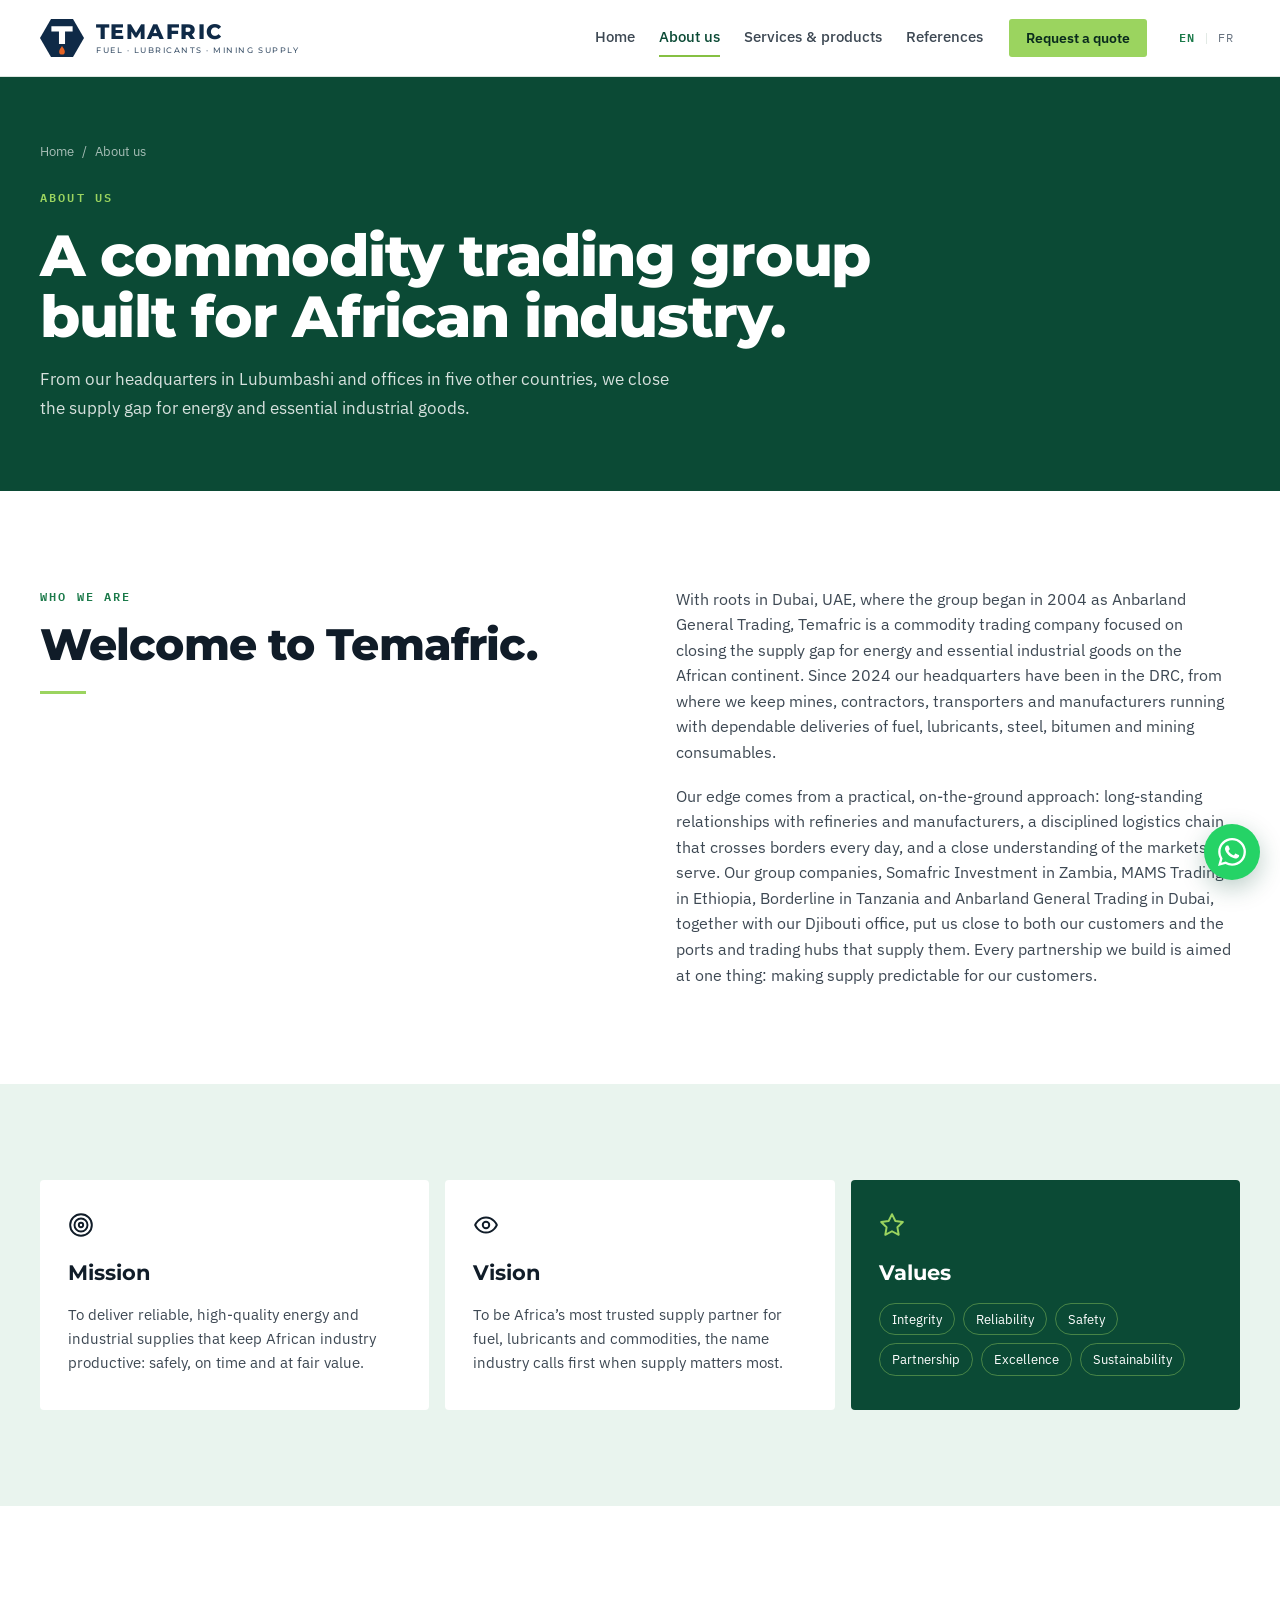
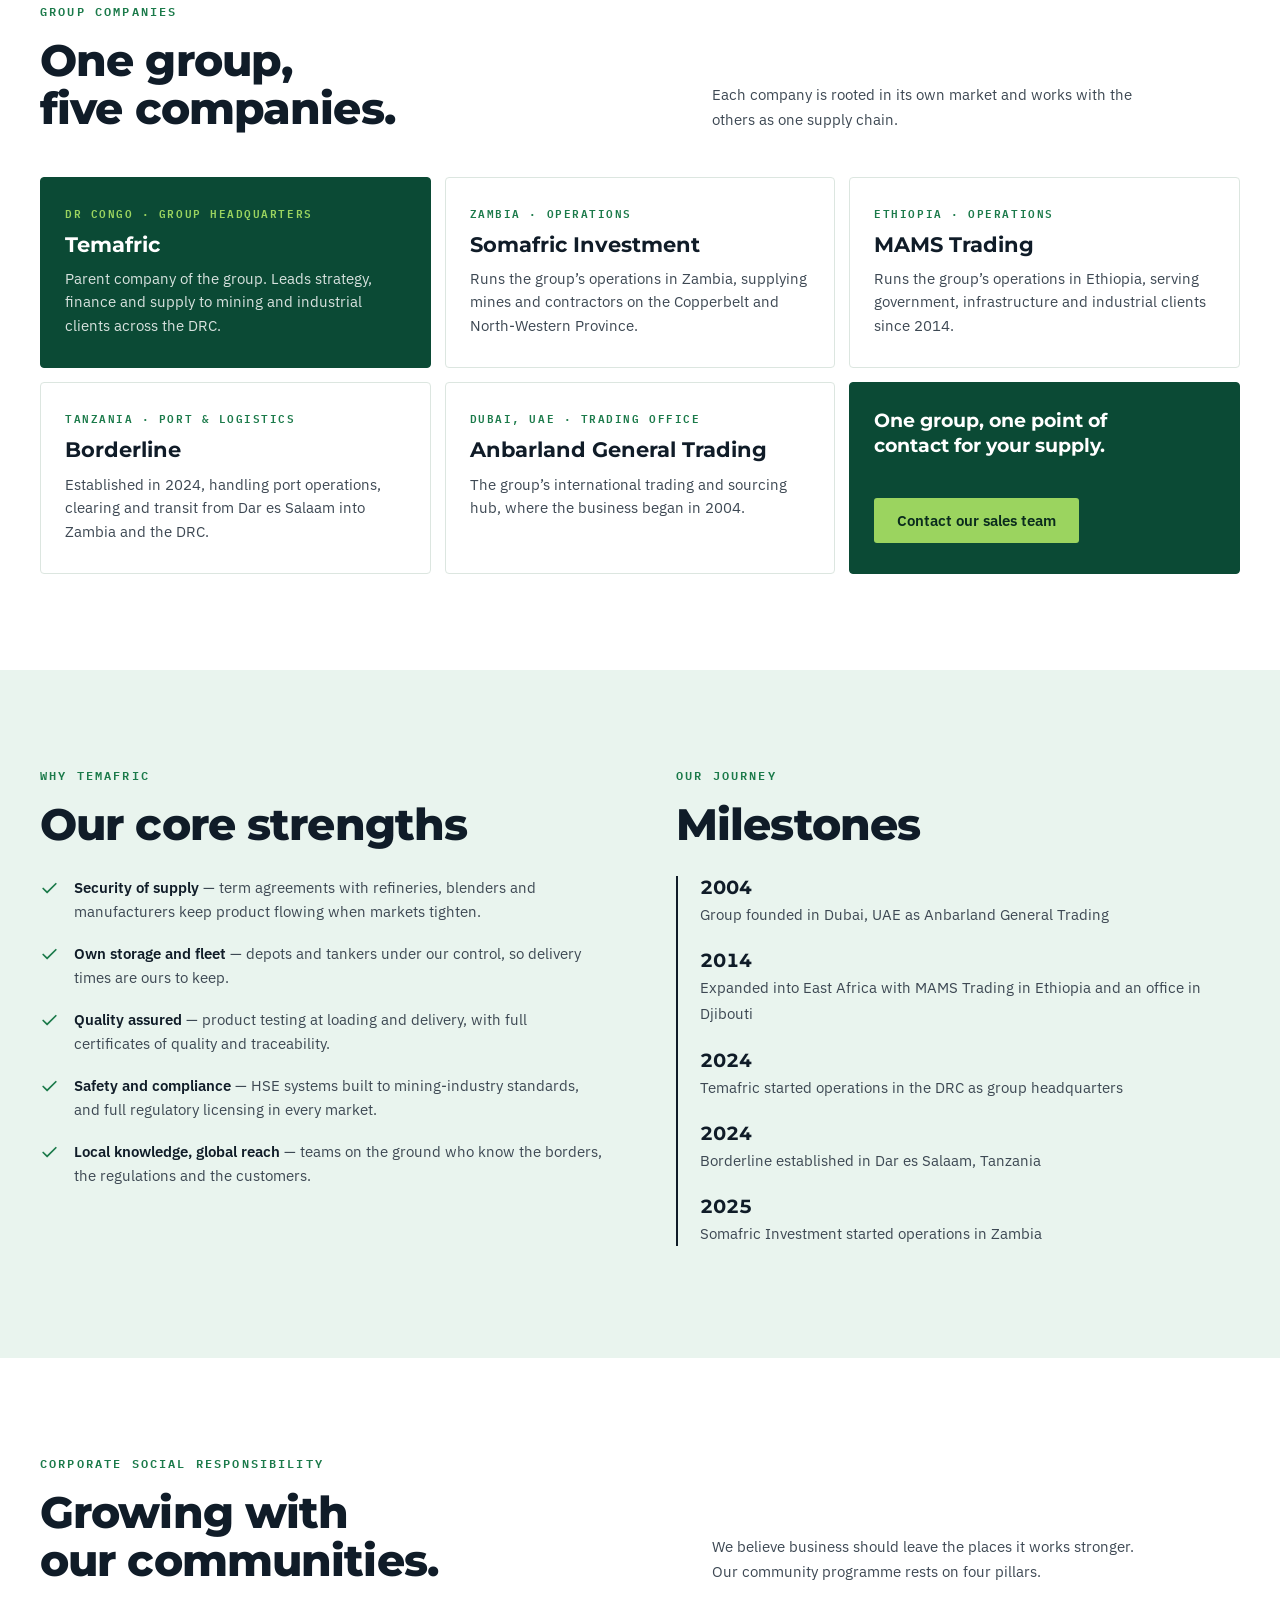
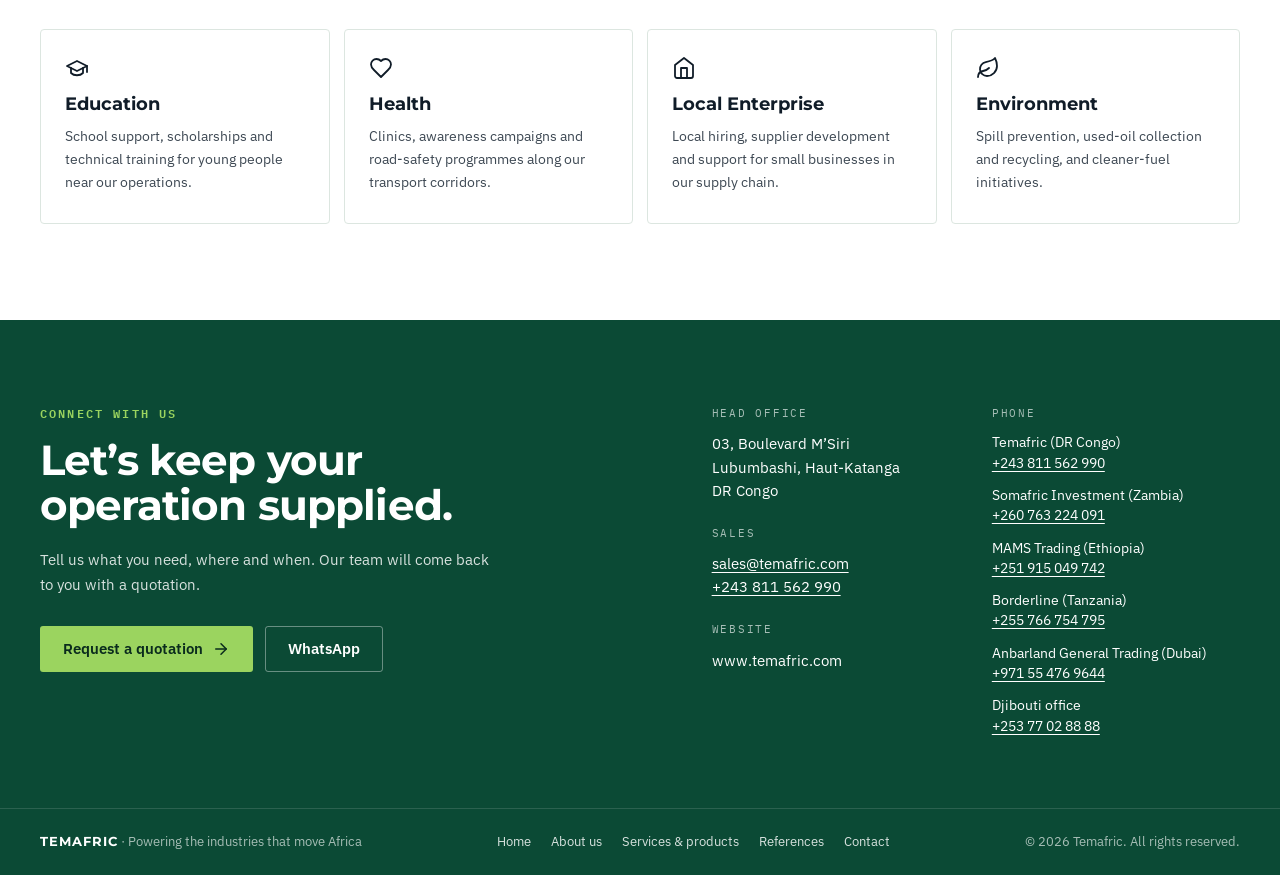
<file: about.html>
<!doctype html>
<html lang="en" data-lang="en" data-href-en="/about.html" data-href-fr="/fr/about.html">
<head>
<meta charset="utf-8">
<meta name="viewport" content="width=device-width, initial-scale=1, viewport-fit=cover">
<title>About Temafric · Commodity Trading Group, Lubumbashi DRC</title>
<meta name="description" content="Temafric is a commodity trading group headquartered in Lubumbashi, DRC, with group companies in Zambia, Ethiopia, Tanzania and Dubai, supplying fuel, lubricants and mining goods since 2004.">
<link rel="canonical" href="https://www.temafric.com/about.html">
<link rel="alternate" hreflang="en" href="https://www.temafric.com/about.html">
<link rel="alternate" hreflang="fr" href="https://www.temafric.com/fr/about.html">
<link rel="alternate" hreflang="x-default" href="https://www.temafric.com/about.html">
<meta property="og:type" content="website">
<meta property="og:site_name" content="Temafric">
<meta property="og:locale" content="en_US">
<meta property="og:title" content="About Temafric · Commodity Trading Group, Lubumbashi DRC">
<meta property="og:description" content="Temafric is a commodity trading group headquartered in Lubumbashi, DRC, with group companies in Zambia, Ethiopia, Tanzania and Dubai, supplying fuel, lubricants and mining goods since 2004.">
<meta property="og:url" content="https://www.temafric.com/about.html">
<meta property="og:image" content="https://www.temafric.com/assets/og-image.png">
<meta property="og:image:width" content="1200">
<meta property="og:image:height" content="630">
<meta name="twitter:card" content="summary_large_image">
<meta name="theme-color" content="#0b4a35">
<link rel="icon" href="assets/favicon.svg" type="image/svg+xml">
<link rel="icon" href="assets/favicon-48.png" sizes="48x48" type="image/png">
<link rel="apple-touch-icon" href="assets/apple-touch-icon.png">
<link rel="preconnect" href="https://fonts.googleapis.com">
<link rel="preconnect" href="https://fonts.gstatic.com" crossorigin>
<link rel="stylesheet" href="https://fonts.googleapis.com/css2?family=IBM+Plex+Mono:wght@500;600&family=IBM+Plex+Sans:wght@400;500;600&family=Montserrat:wght@500;600;700;800&display=swap">
<link rel="stylesheet" href="assets/style.css">
<script>(function(){var l;try{l=localStorage.getItem('temafric-lang')}catch(e){}if(l==='fr'||(!l&&(navigator.language||'').toLowerCase().indexOf('fr')===0&&!/bot|crawl|spider|slurp|preview/i.test(navigator.userAgent))){location.replace('/fr/about.html')}})();</script>
</head>
<body>
<a class="skip" href="#main">Skip to content</a>
<header class="site-header">
  <div class="wrap header-in">
    <a class="brand" href="./" aria-label="Temafric"><svg viewBox="0 0 116 100" aria-hidden="true"><path class="hx" d="M29 0h58l29 50-29 50H29L0 50z"/><path class="tt" d="M30 19h56v14H66v33H50V33H30z"/><path class="dp" d="M58 71c3 5.5 7.5 9.5 7.5 15a7.5 7.5 0 0 1-15 0c0-5.5 4.5-9.5 7.5-15z"/></svg><span class="brand-word"><b>TEMAFRIC</b><small>Fuel · Lubricants · Mining Supply</small></span></a>
    <button class="menu-btn" type="button" aria-expanded="false" aria-controls="site-nav" aria-label="Menu"><svg class="icon i-open" viewBox="0 0 24 24" aria-hidden="true"><line x1="4" x2="20" y1="7" y2="7"/><line x1="4" x2="20" y1="12" y2="12"/><line x1="4" x2="20" y1="17" y2="17"/></svg><svg class="icon i-close" viewBox="0 0 24 24" aria-hidden="true"><path d="M18 6 6 18"/><path d="m6 6 12 12"/></svg></button>
    <nav class="nav" id="site-nav" aria-label="Main">
      <div class="nav-links"><a href="./">Home</a><a href="about.html" aria-current="page">About us</a><a href="services.html">Services &amp; products</a><a href="references.html">References</a></div>
      <a class="btn btn-accent" href="contact.html">Request a quote</a>
      <div class="lang" role="group" aria-label="Language / Langue">
        <button type="button" data-set-lang="en" aria-pressed="true">EN</button><span>|</span><button type="button" data-set-lang="fr" aria-pressed="false">FR</button>
      </div>
    </nav>
  </div>
</header>
<main id="main">
<section class="page-hero">
  <div class="wrap">
    <nav class="crumbs" aria-label="Breadcrumb"><a href="./">Home</a><span aria-hidden="true">/</span><span>About us</span></nav>
    <p class="eyebrow">About us</p>
    <h1>A commodity trading group built for African industry.</h1>
    <p class="lead">From our headquarters in Lubumbashi and offices in five other countries, we close the supply gap for energy and essential industrial goods.</p>
  </div>
</section>
<section class="band">
  <div class="wrap split">
    <div><p class="eyebrow">Who we are</p>
      <h2 class="h2">Welcome to Temafric.</h2><hr class="rule"></div>
    <div class="prose"><p>With roots in Dubai, UAE, where the group began in 2004 as Anbarland General Trading, Temafric is a commodity trading company focused on closing the supply gap for energy and essential industrial goods on the African continent. Since 2024 our headquarters have been in the DRC, from where we keep mines, contractors, transporters and manufacturers running with dependable deliveries of fuel, lubricants, steel, bitumen and mining consumables.</p><p>Our edge comes from a practical, on-the-ground approach: long-standing relationships with refineries and manufacturers, a disciplined logistics chain that crosses borders every day, and a close understanding of the markets we serve. Our group companies, Somafric Investment in Zambia, MAMS Trading in Ethiopia, Borderline in Tanzania and Anbarland General Trading in Dubai, together with our Djibouti office, put us close to both our customers and the ports and trading hubs that supply them. Every partnership we build is aimed at one thing: making supply predictable for our customers.</p></div>
  </div>
</section>
<section class="band paper">
  <div class="wrap mvv">
    <article class="mvv-card"><svg class="icon" viewBox="0 0 24 24" aria-hidden="true"><circle cx="12" cy="12" r="10"/><circle cx="12" cy="12" r="6"/><circle cx="12" cy="12" r="2"/></svg><h3>Mission</h3><p>To deliver reliable, high-quality energy and industrial supplies that keep African industry productive: safely, on time and at fair value.</p></article>
    <article class="mvv-card"><svg class="icon" viewBox="0 0 24 24" aria-hidden="true"><path d="M2 12s3-7 10-7 10 7 10 7-3 7-10 7-10-7-10-7Z"/><circle cx="12" cy="12" r="3"/></svg><h3>Vision</h3><p>To be Africa’s most trusted supply partner for fuel, lubricants and commodities, the name industry calls first when supply matters most.</p></article>
    <article class="mvv-card is-dark"><svg class="icon" viewBox="0 0 24 24" aria-hidden="true"><polygon points="12 2 15.09 8.26 22 9.27 17 14.14 18.18 21.02 12 17.77 5.82 21.02 7 14.14 2 9.27 8.91 8.26 12 2"/></svg><h3>Values</h3><ul class="pills"><li>Integrity</li><li>Reliability</li><li>Safety</li><li>Partnership</li><li>Excellence</li><li>Sustainability</li></ul></article>
  </div>
</section>
<section class="band" id="group">
  <div class="wrap">
    <div class="section-head">
      <div><p class="eyebrow">Group companies</p>
        <h2 class="h2">One group, five companies.</h2></div>
      <p>Each company is rooted in its own market and works with the others as one supply chain.</p>
    </div>
    <div class="cards"><article class="card is-dark"><span class="tag">DR Congo · Group headquarters</span><h3>Temafric</h3><p>Parent company of the group. Leads strategy, finance and supply to mining and industrial clients across the DRC.</p></article><article class="card"><span class="tag">Zambia · Operations</span><h3>Somafric Investment</h3><p>Runs the group’s operations in Zambia, supplying mines and contractors on the Copperbelt and North-Western Province.</p></article><article class="card"><span class="tag">Ethiopia · Operations</span><h3>MAMS Trading</h3><p>Runs the group’s operations in Ethiopia, serving government, infrastructure and industrial clients since 2014.</p></article><article class="card"><span class="tag">Tanzania · Port &amp; logistics</span><h3>Borderline</h3><p>Established in 2024, handling port operations, clearing and transit from Dar es Salaam into Zambia and the DRC.</p></article><article class="card"><span class="tag">Dubai, UAE · Trading office</span><h3>Anbarland General Trading</h3><p>The group’s international trading and sourcing hub, where the business began in 2004.</p></article><article class="card cta"><h3>One group, one point of contact for your supply.</h3><a class="btn btn-accent" href="contact.html">Contact our sales team</a></article></div>
  </div>
</section>
<section class="band paper">
  <div class="wrap split">
    <div><p class="eyebrow">Why Temafric</p>
      <h2 class="h2">Our core strengths</h2><ul class="checks"><li><svg class="icon" viewBox="0 0 24 24" aria-hidden="true"><polyline points="20 6 9 17 4 12"/></svg><span><b>Security of supply</b> — term agreements with refineries, blenders and manufacturers keep product flowing when markets tighten.</span></li><li><svg class="icon" viewBox="0 0 24 24" aria-hidden="true"><polyline points="20 6 9 17 4 12"/></svg><span><b>Own storage and fleet</b> — depots and tankers under our control, so delivery times are ours to keep.</span></li><li><svg class="icon" viewBox="0 0 24 24" aria-hidden="true"><polyline points="20 6 9 17 4 12"/></svg><span><b>Quality assured</b> — product testing at loading and delivery, with full certificates of quality and traceability.</span></li><li><svg class="icon" viewBox="0 0 24 24" aria-hidden="true"><polyline points="20 6 9 17 4 12"/></svg><span><b>Safety and compliance</b> — HSE systems built to mining-industry standards, and full regulatory licensing in every market.</span></li><li><svg class="icon" viewBox="0 0 24 24" aria-hidden="true"><polyline points="20 6 9 17 4 12"/></svg><span><b>Local knowledge, global reach</b> — teams on the ground who know the borders, the regulations and the customers.</span></li></ul></div>
    <div><p class="eyebrow">Our journey</p>
      <h2 class="h2">Milestones</h2><ol class="timeline" style="list-style:none"><li><b>2004</b><span>Group founded in Dubai, UAE as Anbarland General Trading</span></li><li><b>2014</b><span>Expanded into East Africa with MAMS Trading in Ethiopia and an office in Djibouti</span></li><li><b>2024</b><span>Temafric started operations in the DRC as group headquarters</span></li><li><b>2024</b><span>Borderline established in Dar es Salaam, Tanzania</span></li><li><b>2025</b><span>Somafric Investment started operations in Zambia</span></li></ol></div>
  </div>
</section>
<section class="band" id="csr">
  <div class="wrap">
    <div class="section-head">
      <div><p class="eyebrow">Corporate social responsibility</p>
        <h2 class="h2">Growing with our communities.</h2></div>
      <p>We believe business should leave the places it works stronger. Our community programme rests on four pillars.</p>
    </div>
    <div class="csr"><article class="card"><svg class="icon" viewBox="0 0 24 24" aria-hidden="true"><path d="M22 10 12 5 2 10l10 5 10-5z"/><path d="M6 12v5c3 3 9 3 12 0v-5"/><path d="M22 10v6"/></svg><h3>Education</h3><p>School support, scholarships and technical training for young people near our operations.</p></article><article class="card"><svg class="icon" viewBox="0 0 24 24" aria-hidden="true"><path d="M19 14c1.49-1.46 3-3.21 3-5.5A5.5 5.5 0 0 0 16.5 3c-1.76 0-3 .5-4.5 2-1.5-1.5-2.74-2-4.5-2A5.5 5.5 0 0 0 2 8.5c0 2.3 1.5 4.05 3 5.5l7 7Z"/></svg><h3>Health</h3><p>Clinics, awareness campaigns and road-safety programmes along our transport corridors.</p></article><article class="card"><svg class="icon" viewBox="0 0 24 24" aria-hidden="true"><path d="m3 9 9-7 9 7v11a2 2 0 0 1-2 2H5a2 2 0 0 1-2-2z"/><polyline points="9 22 9 12 15 12 15 22"/></svg><h3>Local Enterprise</h3><p>Local hiring, supplier development and support for small businesses in our supply chain.</p></article><article class="card"><svg class="icon" viewBox="0 0 24 24" aria-hidden="true"><path d="M11 20A7 7 0 0 1 9.8 6.1C15.5 5 17 4.48 19 2c1 2 2 4.18 2 8 0 5.5-4.78 10-10 10Z"/><path d="M2 21c0-3 1.85-5.36 5.08-6C9.5 14.52 12 13 13 12"/></svg><h3>Environment</h3><p>Spill prevention, used-oil collection and recycling, and cleaner-fuel initiatives.</p></article></div>
  </div>
</section>
</main>
<footer class="site-footer">
  <div class="wrap footer-top">
    <div>
      <p class="eyebrow on-dark">Connect with us</p>
      <h2>Let’s keep your operation supplied.</h2>
      <p class="lead">Tell us what you need, where and when. Our team will come back to you with a quotation.</p>
      <div class="btn-row">
          <a class="btn btn-accent" href="contact.html">Request a quotation <svg class="icon" viewBox="0 0 24 24" aria-hidden="true"><path d="M5 12h14"/><path d="m12 5 7 7-7 7"/></svg></a>
          <a class="btn btn-ghost" href="https://wa.me/243811562990" target="_blank" rel="noopener">WhatsApp</a>
        </div>
    </div>
    <div class="f-cols">
      <div>
        <div class="f-block"><span class="f-label">Head office</span>
          <p class="f-text">03, Boulevard M’Siri<br>Lubumbashi, Haut-Katanga<br>DR Congo</p></div>
        <div class="f-block"><span class="f-label">Sales</span>
          <p class="f-text"><a href="mailto:sales@temafric.com">sales@temafric.com</a><br><a href="tel:+243811562990">+243 811 562 990</a></p></div>
        <div class="f-block"><span class="f-label">Website</span>
          <p class="f-text">www.temafric.com</p></div>
      </div>
      <div class="f-block"><span class="f-label">Phone</span>
        <ul class="f-phones"><li>Temafric (DR Congo)<br><a href="tel:+243811562990">+243 811 562 990</a></li><li>Somafric Investment (Zambia)<br><a href="tel:+260763224091">+260 763 224 091</a></li><li>MAMS Trading (Ethiopia)<br><a href="tel:+251915049742">+251 915 049 742</a></li><li>Borderline (Tanzania)<br><a href="tel:+255766754795">+255 766 754 795</a></li><li>Anbarland General Trading (Dubai)<br><a href="tel:+971554769644">+971 55 476 9644</a></li><li>Djibouti office<br><a href="tel:+25377028888">+253 77 02 88 88</a></li></ul></div>
    </div>
  </div>
  <div class="footer-bar">
    <div class="wrap footer-bar-in">
      <span><strong>TEMAFRIC</strong> · Powering the industries that move Africa</span>
      <nav class="footer-nav" aria-label="Footer"><a href="./">Home</a><a href="about.html">About us</a><a href="services.html">Services &amp; products</a><a href="references.html">References</a><a href="contact.html">Contact</a></nav>
      <span>© <span data-year>2026</span> Temafric. All rights reserved.</span>
    </div>
  </div>
</footer>
<a class="wa-float" href="https://wa.me/243811562990" target="_blank" rel="noopener" aria-label="WhatsApp" data-en="Chat with us on WhatsApp" data-fr="Écrivez-nous sur WhatsApp"><svg viewBox="0 0 24 24" aria-hidden="true"><path d="M17.47 14.38c-.3-.15-1.76-.87-2.03-.97-.27-.1-.47-.15-.67.15-.2.3-.77.97-.94 1.16-.17.2-.35.22-.64.07-.3-.15-1.26-.46-2.39-1.47-.88-.79-1.48-1.76-1.65-2.06-.17-.3-.02-.46.13-.6.13-.14.3-.35.45-.52.15-.17.2-.3.3-.5.1-.2.05-.37-.03-.52-.07-.15-.67-1.61-.92-2.2-.24-.58-.49-.5-.67-.51h-.57c-.2 0-.52.07-.8.37-.27.3-1.04 1.02-1.04 2.48s1.07 2.88 1.21 3.07c.15.2 2.1 3.2 5.08 4.49.71.31 1.26.49 1.7.63.71.22 1.36.19 1.87.12.57-.09 1.76-.72 2-1.41.25-.7.25-1.29.18-1.41-.08-.13-.27-.2-.57-.35m-5.42 7.4h-.01a9.87 9.87 0 0 1-5.03-1.38l-.36-.21-3.74.98 1-3.65-.24-.37a9.86 9.86 0 0 1-1.51-5.26c0-5.45 4.44-9.88 9.89-9.88 2.64 0 5.12 1.03 6.99 2.9a9.83 9.83 0 0 1 2.89 6.99c0 5.45-4.44 9.88-9.89 9.88m8.41-18.3A11.82 11.82 0 0 0 12.05 0C5.5 0 .16 5.34.16 11.89c0 2.1.55 4.14 1.59 5.95L.06 24l6.31-1.65a11.88 11.88 0 0 0 5.68 1.45h.01c6.55 0 11.89-5.34 11.89-11.89a11.82 11.82 0 0 0-3.48-8.41z"/></svg></a>
<script src="assets/main.js"></script>
</body>
</html>
</file>
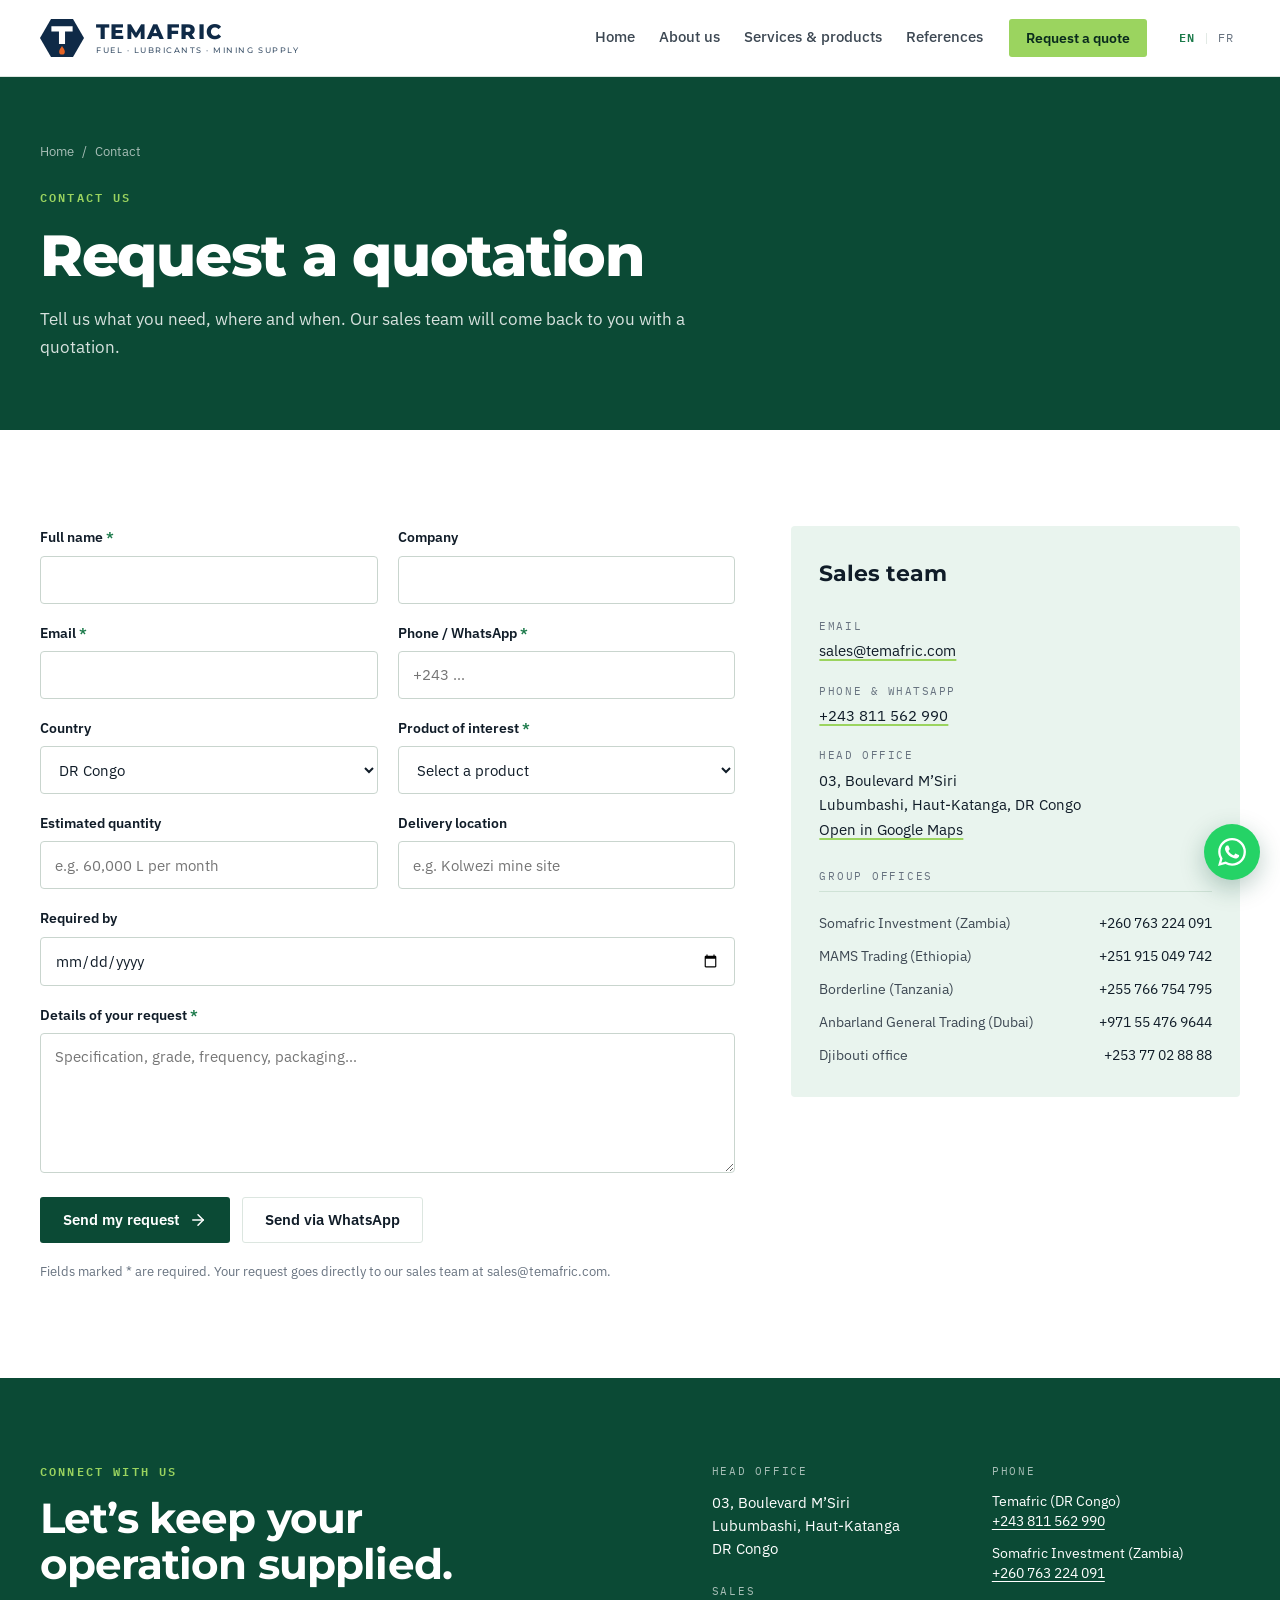
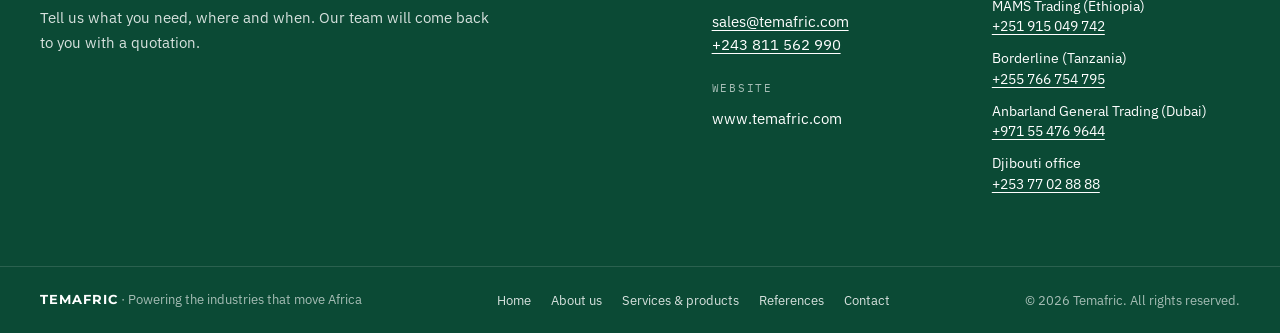
<file: contact.html>
<!doctype html>
<html lang="en" data-lang="en" data-href-en="/contact.html" data-href-fr="/fr/contact.html">
<head>
<meta charset="utf-8">
<meta name="viewport" content="width=device-width, initial-scale=1, viewport-fit=cover">
<title>Request a Quote · Fuel &amp; Mining Supply DRC · Temafric</title>
<meta name="description" content="Request a quotation for diesel, lubricants, steel, bitumen or mining supply from Temafric, 03 Boulevard M’Siri, Lubumbashi. Phone and WhatsApp +243 811 562 990.">
<link rel="canonical" href="https://www.temafric.com/contact.html">
<link rel="alternate" hreflang="en" href="https://www.temafric.com/contact.html">
<link rel="alternate" hreflang="fr" href="https://www.temafric.com/fr/contact.html">
<link rel="alternate" hreflang="x-default" href="https://www.temafric.com/contact.html">
<meta property="og:type" content="website">
<meta property="og:site_name" content="Temafric">
<meta property="og:locale" content="en_US">
<meta property="og:title" content="Request a Quote · Fuel &amp; Mining Supply DRC · Temafric">
<meta property="og:description" content="Request a quotation for diesel, lubricants, steel, bitumen or mining supply from Temafric, 03 Boulevard M’Siri, Lubumbashi. Phone and WhatsApp +243 811 562 990.">
<meta property="og:url" content="https://www.temafric.com/contact.html">
<meta property="og:image" content="https://www.temafric.com/assets/og-image.png">
<meta property="og:image:width" content="1200">
<meta property="og:image:height" content="630">
<meta name="twitter:card" content="summary_large_image">
<meta name="theme-color" content="#0b4a35">
<link rel="icon" href="assets/favicon.svg" type="image/svg+xml">
<link rel="icon" href="assets/favicon-48.png" sizes="48x48" type="image/png">
<link rel="apple-touch-icon" href="assets/apple-touch-icon.png">
<link rel="preconnect" href="https://fonts.googleapis.com">
<link rel="preconnect" href="https://fonts.gstatic.com" crossorigin>
<link rel="stylesheet" href="https://fonts.googleapis.com/css2?family=IBM+Plex+Mono:wght@500;600&family=IBM+Plex+Sans:wght@400;500;600&family=Montserrat:wght@500;600;700;800&display=swap">
<link rel="stylesheet" href="assets/style.css">
<script>(function(){var l;try{l=localStorage.getItem('temafric-lang')}catch(e){}if(l==='fr'||(!l&&(navigator.language||'').toLowerCase().indexOf('fr')===0&&!/bot|crawl|spider|slurp|preview/i.test(navigator.userAgent))){location.replace('/fr/contact.html')}})();</script>
</head>
<body>
<a class="skip" href="#main">Skip to content</a>
<header class="site-header">
  <div class="wrap header-in">
    <a class="brand" href="./" aria-label="Temafric"><svg viewBox="0 0 116 100" aria-hidden="true"><path class="hx" d="M29 0h58l29 50-29 50H29L0 50z"/><path class="tt" d="M30 19h56v14H66v33H50V33H30z"/><path class="dp" d="M58 71c3 5.5 7.5 9.5 7.5 15a7.5 7.5 0 0 1-15 0c0-5.5 4.5-9.5 7.5-15z"/></svg><span class="brand-word"><b>TEMAFRIC</b><small>Fuel · Lubricants · Mining Supply</small></span></a>
    <button class="menu-btn" type="button" aria-expanded="false" aria-controls="site-nav" aria-label="Menu"><svg class="icon i-open" viewBox="0 0 24 24" aria-hidden="true"><line x1="4" x2="20" y1="7" y2="7"/><line x1="4" x2="20" y1="12" y2="12"/><line x1="4" x2="20" y1="17" y2="17"/></svg><svg class="icon i-close" viewBox="0 0 24 24" aria-hidden="true"><path d="M18 6 6 18"/><path d="m6 6 12 12"/></svg></button>
    <nav class="nav" id="site-nav" aria-label="Main">
      <div class="nav-links"><a href="./">Home</a><a href="about.html">About us</a><a href="services.html">Services &amp; products</a><a href="references.html">References</a></div>
      <a class="btn btn-accent" href="contact.html" aria-current="page">Request a quote</a>
      <div class="lang" role="group" aria-label="Language / Langue">
        <button type="button" data-set-lang="en" aria-pressed="true">EN</button><span>|</span><button type="button" data-set-lang="fr" aria-pressed="false">FR</button>
      </div>
    </nav>
  </div>
</header>
<main id="main">
<section class="page-hero">
  <div class="wrap">
    <nav class="crumbs" aria-label="Breadcrumb"><a href="./">Home</a><span aria-hidden="true">/</span><span>Contact</span></nav>
    <p class="eyebrow">Contact us</p>
    <h1>Request a quotation</h1>
    <p class="lead">Tell us what you need, where and when. Our sales team will come back to you with a quotation.</p>
  </div>
</section>
<section class="band">
  <div class="wrap contact-grid">
    <form class="form" id="quote-form" action="https://formsubmit.co/ajax/sales@temafric.com" method="post" novalidate>
      <div class="field"><label for="q-name">Full name <span class="req">*</span></label><input id="q-name" name="name" type="text" autocomplete="name" required maxlength="120"></div>
      <div class="field"><label for="q-company">Company</label><input id="q-company" name="company" type="text" autocomplete="organization" maxlength="160"></div>
      <div class="field"><label for="q-email">Email <span class="req">*</span></label><input id="q-email" name="email" type="email" autocomplete="email" required maxlength="160"></div>
      <div class="field"><label for="q-phone">Phone / WhatsApp <span class="req">*</span></label><input id="q-phone" name="phone" type="tel" autocomplete="tel" required maxlength="40" placeholder="+243 …" data-en="+243 …" data-fr="+243 …"></div>
      <div class="field"><label for="q-country">Country</label><select id="q-country" name="country"><option value="DR Congo" data-en="DR Congo" data-fr="RD Congo">DR Congo</option><option value="Zambia" data-en="Zambia" data-fr="Zambie">Zambia</option><option value="Tanzania" data-en="Tanzania" data-fr="Tanzanie">Tanzania</option><option value="Ethiopia" data-en="Ethiopia" data-fr="Éthiopie">Ethiopia</option><option value="United Arab Emirates" data-en="United Arab Emirates" data-fr="Émirats arabes unis">United Arab Emirates</option><option value="Djibouti" data-en="Djibouti" data-fr="Djibouti">Djibouti</option><option value="Other" data-en="Other" data-fr="Autre">Other</option></select></div>
      <div class="field"><label for="q-product">Product of interest <span class="req">*</span></label><select id="q-product" name="product" required><option value="" disabled selected data-en="Select a product" data-fr="Choisir un produit">Select a product</option><option value="fuel" data-en="Fuel (diesel, petrol, HFO, LPG)" data-fr="Carburant (gasoil, essence, fioul, GPL)">Fuel (diesel, petrol, HFO, LPG)</option><option value="lubricants" data-en="Lubricants" data-fr="Lubrifiants">Lubricants</option><option value="steel" data-en="Steel" data-fr="Acier">Steel</option><option value="bitumen" data-en="Bitumen" data-fr="Bitume">Bitumen</option><option value="chemicals" data-en="Mining chemicals" data-fr="Produits chimiques miniers">Mining chemicals</option><option value="spares" data-en="Equipment &amp; spares" data-fr="Équipements &amp; pièces">Equipment &amp; spares</option><option value="logistics" data-en="Logistics &amp; transport" data-fr="Logistique &amp; transport">Logistics &amp; transport</option><option value="site" data-en="Site services" data-fr="Services sur site">Site services</option><option value="other" data-en="Other" data-fr="Autre">Other</option></select></div>
      <div class="field"><label for="q-qty">Estimated quantity</label><input id="q-qty" name="quantity" type="text" maxlength="80" placeholder="e.g. 60,000 L per month" data-en="e.g. 60,000 L per month" data-fr="ex. 60 000 L par mois"></div>
      <div class="field"><label for="q-location">Delivery location</label><input id="q-location" name="location" type="text" maxlength="120" placeholder="e.g. Kolwezi mine site" data-en="e.g. Kolwezi mine site" data-fr="ex. site minier de Kolwezi"></div>
      <div class="field full"><label for="q-date">Required by</label><input id="q-date" name="date" type="date"></div>
      <div class="field full"><label for="q-message">Details of your request <span class="req">*</span></label><textarea id="q-message" name="message" required maxlength="4000" placeholder="Specification, grade, frequency, packaging…" data-en="Specification, grade, frequency, packaging…" data-fr="Spécification, grade, fréquence, conditionnement…"></textarea></div>
      <div class="hp" aria-hidden="true"><label for="q-website">Website</label><input id="q-website" name="website" type="text" tabindex="-1" autocomplete="off"></div>
      <input type="hidden" id="q-ts" name="ts" value="">
      <input type="hidden" id="q-lang" name="lang" value="en">
      <div class="status" id="form-status" role="status" aria-live="polite" hidden></div>
      <div class="form-actions">
        <button class="btn btn-dark" id="q-submit" type="submit">Send my request <svg class="icon" viewBox="0 0 24 24" aria-hidden="true"><path d="M5 12h14"/><path d="m12 5 7 7-7 7"/></svg></button>
        <a class="btn btn-line" id="q-whatsapp" href="https://wa.me/243811562990" target="_blank" rel="noopener">Send via WhatsApp</a>
      </div>
      <p class="form-note">Fields marked * are required. Your request goes directly to our sales team at sales@temafric.com.</p>
    </form>
    <aside class="aside" aria-label="Contact details">
      <h2>Sales team</h2>
      <dl>
        <div><dt>Email</dt><dd><a href="mailto:sales@temafric.com">sales@temafric.com</a></dd></div>
        <div><dt>Phone &amp; WhatsApp</dt><dd><a href="tel:+243811562990">+243 811 562 990</a></dd></div>
        <div><dt>Head office</dt><dd>03, Boulevard M’Siri<br>Lubumbashi, Haut-Katanga, DR Congo<br><a href="https://www.google.com/maps/search/?api=1&amp;query=Boulevard+M%27Siri+Lubumbashi" target="_blank" rel="noopener">Open in Google Maps</a></dd></div>
      </dl>
      <div><p class="f-label" style="color:var(--muted)">Group offices</p>
        <ul class="offices"><li><span>Somafric Investment (Zambia)</span><a href="tel:+260763224091">+260 763 224 091</a></li><li><span>MAMS Trading (Ethiopia)</span><a href="tel:+251915049742">+251 915 049 742</a></li><li><span>Borderline (Tanzania)</span><a href="tel:+255766754795">+255 766 754 795</a></li><li><span>Anbarland General Trading (Dubai)</span><a href="tel:+971554769644">+971 55 476 9644</a></li><li><span>Djibouti office</span><a href="tel:+25377028888">+253 77 02 88 88</a></li></ul></div>
    </aside>
  </div>
</section>
</main>
<footer class="site-footer">
  <div class="wrap footer-top">
    <div>
      <p class="eyebrow on-dark">Connect with us</p>
      <h2>Let’s keep your operation supplied.</h2>
      <p class="lead">Tell us what you need, where and when. Our team will come back to you with a quotation.</p>
      
    </div>
    <div class="f-cols">
      <div>
        <div class="f-block"><span class="f-label">Head office</span>
          <p class="f-text">03, Boulevard M’Siri<br>Lubumbashi, Haut-Katanga<br>DR Congo</p></div>
        <div class="f-block"><span class="f-label">Sales</span>
          <p class="f-text"><a href="mailto:sales@temafric.com">sales@temafric.com</a><br><a href="tel:+243811562990">+243 811 562 990</a></p></div>
        <div class="f-block"><span class="f-label">Website</span>
          <p class="f-text">www.temafric.com</p></div>
      </div>
      <div class="f-block"><span class="f-label">Phone</span>
        <ul class="f-phones"><li>Temafric (DR Congo)<br><a href="tel:+243811562990">+243 811 562 990</a></li><li>Somafric Investment (Zambia)<br><a href="tel:+260763224091">+260 763 224 091</a></li><li>MAMS Trading (Ethiopia)<br><a href="tel:+251915049742">+251 915 049 742</a></li><li>Borderline (Tanzania)<br><a href="tel:+255766754795">+255 766 754 795</a></li><li>Anbarland General Trading (Dubai)<br><a href="tel:+971554769644">+971 55 476 9644</a></li><li>Djibouti office<br><a href="tel:+25377028888">+253 77 02 88 88</a></li></ul></div>
    </div>
  </div>
  <div class="footer-bar">
    <div class="wrap footer-bar-in">
      <span><strong>TEMAFRIC</strong> · Powering the industries that move Africa</span>
      <nav class="footer-nav" aria-label="Footer"><a href="./">Home</a><a href="about.html">About us</a><a href="services.html">Services &amp; products</a><a href="references.html">References</a><a href="contact.html">Contact</a></nav>
      <span>© <span data-year>2026</span> Temafric. All rights reserved.</span>
    </div>
  </div>
</footer>
<a class="wa-float" href="https://wa.me/243811562990" target="_blank" rel="noopener" aria-label="WhatsApp" data-en="Chat with us on WhatsApp" data-fr="Écrivez-nous sur WhatsApp"><svg viewBox="0 0 24 24" aria-hidden="true"><path d="M17.47 14.38c-.3-.15-1.76-.87-2.03-.97-.27-.1-.47-.15-.67.15-.2.3-.77.97-.94 1.16-.17.2-.35.22-.64.07-.3-.15-1.26-.46-2.39-1.47-.88-.79-1.48-1.76-1.65-2.06-.17-.3-.02-.46.13-.6.13-.14.3-.35.45-.52.15-.17.2-.3.3-.5.1-.2.05-.37-.03-.52-.07-.15-.67-1.61-.92-2.2-.24-.58-.49-.5-.67-.51h-.57c-.2 0-.52.07-.8.37-.27.3-1.04 1.02-1.04 2.48s1.07 2.88 1.21 3.07c.15.2 2.1 3.2 5.08 4.49.71.31 1.26.49 1.7.63.71.22 1.36.19 1.87.12.57-.09 1.76-.72 2-1.41.25-.7.25-1.29.18-1.41-.08-.13-.27-.2-.57-.35m-5.42 7.4h-.01a9.87 9.87 0 0 1-5.03-1.38l-.36-.21-3.74.98 1-3.65-.24-.37a9.86 9.86 0 0 1-1.51-5.26c0-5.45 4.44-9.88 9.89-9.88 2.64 0 5.12 1.03 6.99 2.9a9.83 9.83 0 0 1 2.89 6.99c0 5.45-4.44 9.88-9.89 9.88m8.41-18.3A11.82 11.82 0 0 0 12.05 0C5.5 0 .16 5.34.16 11.89c0 2.1.55 4.14 1.59 5.95L.06 24l6.31-1.65a11.88 11.88 0 0 0 5.68 1.45h.01c6.55 0 11.89-5.34 11.89-11.89a11.82 11.82 0 0 0-3.48-8.41z"/></svg></a>
<script src="assets/main.js"></script>
</body>
</html>
</file>
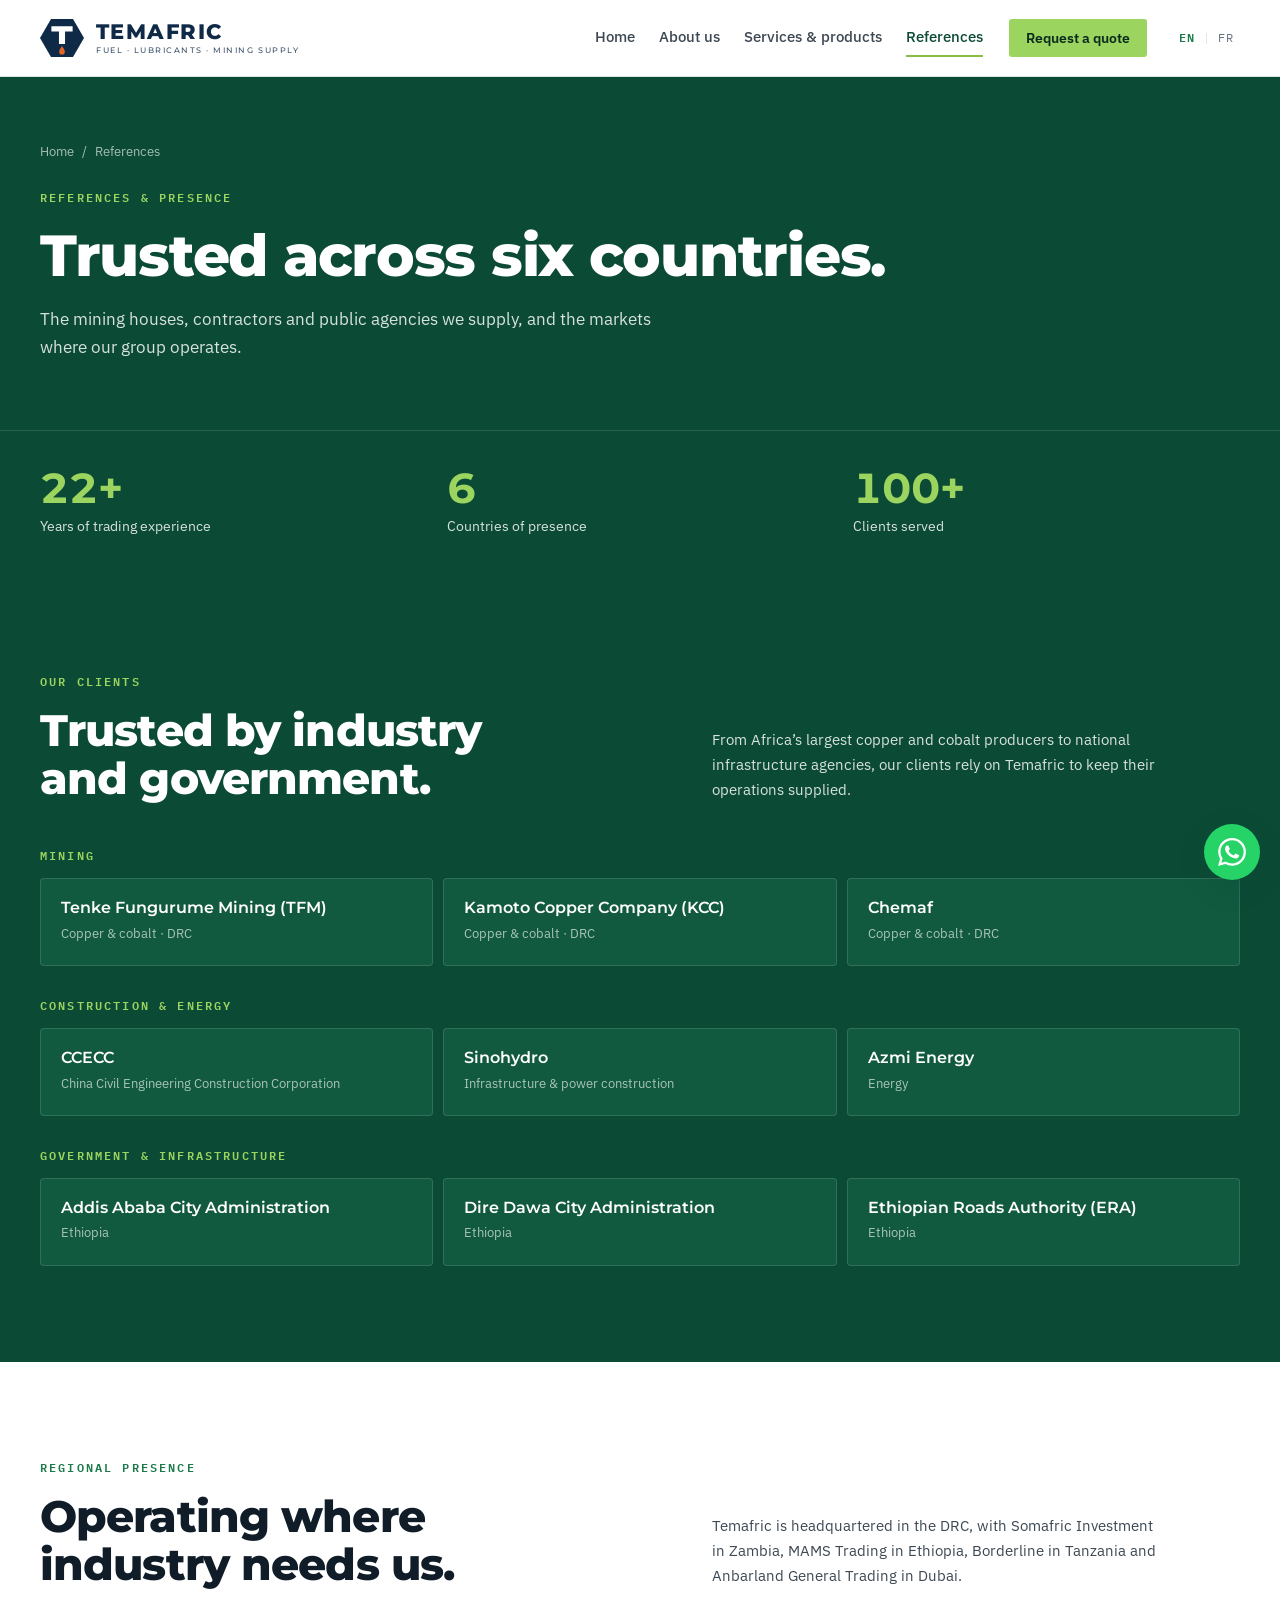
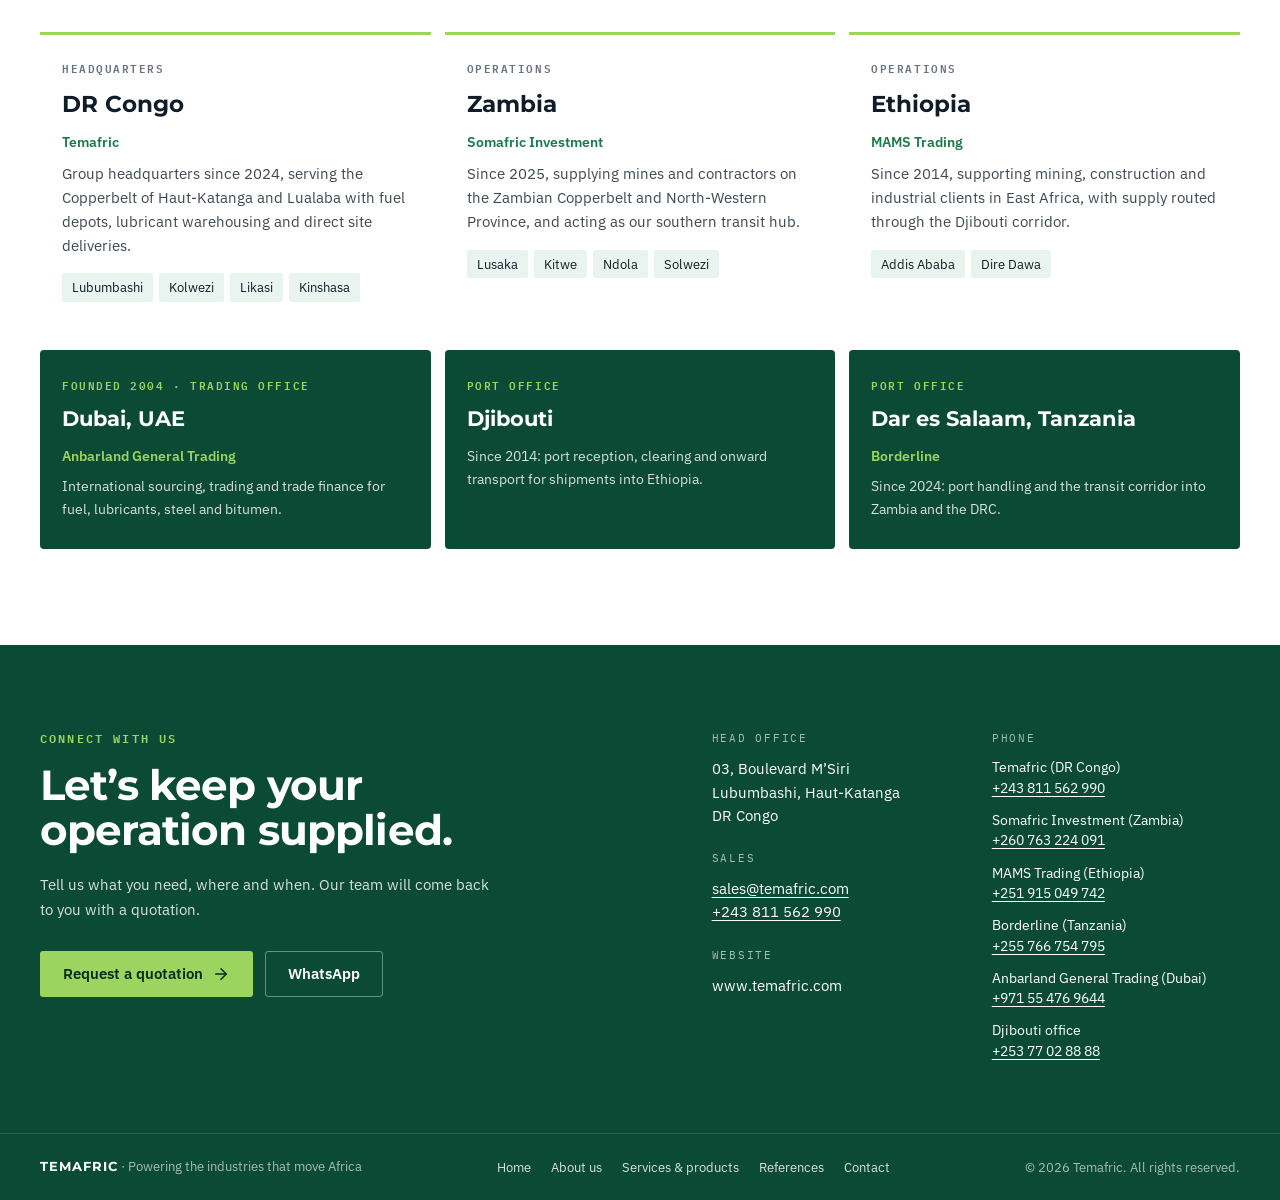
<file: references.html>
<!doctype html>
<html lang="en" data-lang="en" data-href-en="/references.html" data-href-fr="/fr/references.html">
<head>
<meta charset="utf-8">
<meta name="viewport" content="width=device-width, initial-scale=1, viewport-fit=cover">
<title>Clients &amp; Regional Presence · Temafric</title>
<meta name="description" content="Temafric supplies mining, construction, energy and government clients, with offices in the DRC, Zambia, Ethiopia, Tanzania, Dubai and Djibouti.">
<link rel="canonical" href="https://www.temafric.com/references.html">
<link rel="alternate" hreflang="en" href="https://www.temafric.com/references.html">
<link rel="alternate" hreflang="fr" href="https://www.temafric.com/fr/references.html">
<link rel="alternate" hreflang="x-default" href="https://www.temafric.com/references.html">
<meta property="og:type" content="website">
<meta property="og:site_name" content="Temafric">
<meta property="og:locale" content="en_US">
<meta property="og:title" content="Clients &amp; Regional Presence · Temafric">
<meta property="og:description" content="Temafric supplies mining, construction, energy and government clients, with offices in the DRC, Zambia, Ethiopia, Tanzania, Dubai and Djibouti.">
<meta property="og:url" content="https://www.temafric.com/references.html">
<meta property="og:image" content="https://www.temafric.com/assets/og-image.png">
<meta property="og:image:width" content="1200">
<meta property="og:image:height" content="630">
<meta name="twitter:card" content="summary_large_image">
<meta name="theme-color" content="#0b4a35">
<link rel="icon" href="assets/favicon.svg" type="image/svg+xml">
<link rel="icon" href="assets/favicon-48.png" sizes="48x48" type="image/png">
<link rel="apple-touch-icon" href="assets/apple-touch-icon.png">
<link rel="preconnect" href="https://fonts.googleapis.com">
<link rel="preconnect" href="https://fonts.gstatic.com" crossorigin>
<link rel="stylesheet" href="https://fonts.googleapis.com/css2?family=IBM+Plex+Mono:wght@500;600&family=IBM+Plex+Sans:wght@400;500;600&family=Montserrat:wght@500;600;700;800&display=swap">
<link rel="stylesheet" href="assets/style.css">
<script>(function(){var l;try{l=localStorage.getItem('temafric-lang')}catch(e){}if(l==='fr'||(!l&&(navigator.language||'').toLowerCase().indexOf('fr')===0&&!/bot|crawl|spider|slurp|preview/i.test(navigator.userAgent))){location.replace('/fr/references.html')}})();</script>
</head>
<body>
<a class="skip" href="#main">Skip to content</a>
<header class="site-header">
  <div class="wrap header-in">
    <a class="brand" href="./" aria-label="Temafric"><svg viewBox="0 0 116 100" aria-hidden="true"><path class="hx" d="M29 0h58l29 50-29 50H29L0 50z"/><path class="tt" d="M30 19h56v14H66v33H50V33H30z"/><path class="dp" d="M58 71c3 5.5 7.5 9.5 7.5 15a7.5 7.5 0 0 1-15 0c0-5.5 4.5-9.5 7.5-15z"/></svg><span class="brand-word"><b>TEMAFRIC</b><small>Fuel · Lubricants · Mining Supply</small></span></a>
    <button class="menu-btn" type="button" aria-expanded="false" aria-controls="site-nav" aria-label="Menu"><svg class="icon i-open" viewBox="0 0 24 24" aria-hidden="true"><line x1="4" x2="20" y1="7" y2="7"/><line x1="4" x2="20" y1="12" y2="12"/><line x1="4" x2="20" y1="17" y2="17"/></svg><svg class="icon i-close" viewBox="0 0 24 24" aria-hidden="true"><path d="M18 6 6 18"/><path d="m6 6 12 12"/></svg></button>
    <nav class="nav" id="site-nav" aria-label="Main">
      <div class="nav-links"><a href="./">Home</a><a href="about.html">About us</a><a href="services.html">Services &amp; products</a><a href="references.html" aria-current="page">References</a></div>
      <a class="btn btn-accent" href="contact.html">Request a quote</a>
      <div class="lang" role="group" aria-label="Language / Langue">
        <button type="button" data-set-lang="en" aria-pressed="true">EN</button><span>|</span><button type="button" data-set-lang="fr" aria-pressed="false">FR</button>
      </div>
    </nav>
  </div>
</header>
<main id="main">
<section class="page-hero">
  <div class="wrap">
    <nav class="crumbs" aria-label="Breadcrumb"><a href="./">Home</a><span aria-hidden="true">/</span><span>References</span></nav>
    <p class="eyebrow">References &amp; presence</p>
    <h1>Trusted across six countries.</h1>
    <p class="lead">The mining houses, contractors and public agencies we supply, and the markets where our group operates.</p>
  </div>
</section>
<section class="stats" aria-label="Key figures">
  <div class="wrap stats-grid">
    <div class="stat"><b>22+</b><span>Years of trading experience</span></div>
    <div class="stat"><b>6</b><span>Countries of presence</span></div>
    <div class="stat"><b>100+</b><span>Clients served</span></div>
  </div>
</section>
<section class="band dark" id="clients">
  <div class="wrap">
    <div class="section-head">
      <div><p class="eyebrow">Our clients</p>
        <h2 class="h2">Trusted by industry and government.</h2></div>
      <p>From Africa’s largest copper and cobalt producers to national infrastructure agencies, our clients rely on Temafric to keep their operations supplied.</p>
    </div>
    <div class="client-group"><span class="eyebrow">Mining</span><div class="client-grid"><div class="client"><b>Tenke Fungurume Mining (TFM)</b><span>Copper &amp; cobalt · DRC</span></div><div class="client"><b>Kamoto Copper Company (KCC)</b><span>Copper &amp; cobalt · DRC</span></div><div class="client"><b>Chemaf</b><span>Copper &amp; cobalt · DRC</span></div></div></div><div class="client-group"><span class="eyebrow">Construction &amp; energy</span><div class="client-grid"><div class="client"><b>CCECC</b><span>China Civil Engineering Construction Corporation</span></div><div class="client"><b>Sinohydro</b><span>Infrastructure &amp; power construction</span></div><div class="client"><b>Azmi Energy</b><span>Energy</span></div></div></div><div class="client-group"><span class="eyebrow">Government &amp; infrastructure</span><div class="client-grid"><div class="client"><b>Addis Ababa City Administration</b><span>Ethiopia</span></div><div class="client"><b>Dire Dawa City Administration</b><span>Ethiopia</span></div><div class="client"><b>Ethiopian Roads Authority (ERA)</b><span>Ethiopia</span></div></div></div>
  </div>
</section>
<section class="band" id="presence">
  <div class="wrap">
    <div class="section-head">
      <div><p class="eyebrow">Regional presence</p>
        <h2 class="h2">Operating where industry needs us.</h2></div>
      <p>Temafric is headquartered in the DRC, with Somafric Investment in Zambia, MAMS Trading in Ethiopia, Borderline in Tanzania and Anbarland General Trading in Dubai.</p>
    </div>
    <div class="presence"><article class="place"><span class="tag">Headquarters</span><h3>DR Congo</h3><span class="co">Temafric</span><p>Group headquarters since 2024, serving the Copperbelt of Haut-Katanga and Lualaba with fuel depots, lubricant warehousing and direct site deliveries.</p><ul class="chips"><li>Lubumbashi</li><li>Kolwezi</li><li>Likasi</li><li>Kinshasa</li></ul></article><article class="place"><span class="tag">Operations</span><h3>Zambia</h3><span class="co">Somafric Investment</span><p>Since 2025, supplying mines and contractors on the Zambian Copperbelt and North-Western Province, and acting as our southern transit hub.</p><ul class="chips"><li>Lusaka</li><li>Kitwe</li><li>Ndola</li><li>Solwezi</li></ul></article><article class="place"><span class="tag">Operations</span><h3>Ethiopia</h3><span class="co">MAMS Trading</span><p>Since 2014, supporting mining, construction and industrial clients in East Africa, with supply routed through the Djibouti corridor.</p><ul class="chips"><li>Addis Ababa</li><li>Dire Dawa</li></ul></article></div>
    <div class="ports"><article class="port"><span class="tag">Founded 2004 · Trading office</span><h3>Dubai, UAE</h3><span class="co">Anbarland General Trading</span><p>International sourcing, trading and trade finance for fuel, lubricants, steel and bitumen.</p></article><article class="port"><span class="tag">Port office</span><h3>Djibouti</h3><p>Since 2014: port reception, clearing and onward transport for shipments into Ethiopia.</p></article><article class="port"><span class="tag">Port office</span><h3>Dar es Salaam, Tanzania</h3><span class="co">Borderline</span><p>Since 2024: port handling and the transit corridor into Zambia and the DRC.</p></article></div>
  </div>
</section>
</main>
<footer class="site-footer">
  <div class="wrap footer-top">
    <div>
      <p class="eyebrow on-dark">Connect with us</p>
      <h2>Let’s keep your operation supplied.</h2>
      <p class="lead">Tell us what you need, where and when. Our team will come back to you with a quotation.</p>
      <div class="btn-row">
          <a class="btn btn-accent" href="contact.html">Request a quotation <svg class="icon" viewBox="0 0 24 24" aria-hidden="true"><path d="M5 12h14"/><path d="m12 5 7 7-7 7"/></svg></a>
          <a class="btn btn-ghost" href="https://wa.me/243811562990" target="_blank" rel="noopener">WhatsApp</a>
        </div>
    </div>
    <div class="f-cols">
      <div>
        <div class="f-block"><span class="f-label">Head office</span>
          <p class="f-text">03, Boulevard M’Siri<br>Lubumbashi, Haut-Katanga<br>DR Congo</p></div>
        <div class="f-block"><span class="f-label">Sales</span>
          <p class="f-text"><a href="mailto:sales@temafric.com">sales@temafric.com</a><br><a href="tel:+243811562990">+243 811 562 990</a></p></div>
        <div class="f-block"><span class="f-label">Website</span>
          <p class="f-text">www.temafric.com</p></div>
      </div>
      <div class="f-block"><span class="f-label">Phone</span>
        <ul class="f-phones"><li>Temafric (DR Congo)<br><a href="tel:+243811562990">+243 811 562 990</a></li><li>Somafric Investment (Zambia)<br><a href="tel:+260763224091">+260 763 224 091</a></li><li>MAMS Trading (Ethiopia)<br><a href="tel:+251915049742">+251 915 049 742</a></li><li>Borderline (Tanzania)<br><a href="tel:+255766754795">+255 766 754 795</a></li><li>Anbarland General Trading (Dubai)<br><a href="tel:+971554769644">+971 55 476 9644</a></li><li>Djibouti office<br><a href="tel:+25377028888">+253 77 02 88 88</a></li></ul></div>
    </div>
  </div>
  <div class="footer-bar">
    <div class="wrap footer-bar-in">
      <span><strong>TEMAFRIC</strong> · Powering the industries that move Africa</span>
      <nav class="footer-nav" aria-label="Footer"><a href="./">Home</a><a href="about.html">About us</a><a href="services.html">Services &amp; products</a><a href="references.html">References</a><a href="contact.html">Contact</a></nav>
      <span>© <span data-year>2026</span> Temafric. All rights reserved.</span>
    </div>
  </div>
</footer>
<a class="wa-float" href="https://wa.me/243811562990" target="_blank" rel="noopener" aria-label="WhatsApp" data-en="Chat with us on WhatsApp" data-fr="Écrivez-nous sur WhatsApp"><svg viewBox="0 0 24 24" aria-hidden="true"><path d="M17.47 14.38c-.3-.15-1.76-.87-2.03-.97-.27-.1-.47-.15-.67.15-.2.3-.77.97-.94 1.16-.17.2-.35.22-.64.07-.3-.15-1.26-.46-2.39-1.47-.88-.79-1.48-1.76-1.65-2.06-.17-.3-.02-.46.13-.6.13-.14.3-.35.45-.52.15-.17.2-.3.3-.5.1-.2.05-.37-.03-.52-.07-.15-.67-1.61-.92-2.2-.24-.58-.49-.5-.67-.51h-.57c-.2 0-.52.07-.8.37-.27.3-1.04 1.02-1.04 2.48s1.07 2.88 1.21 3.07c.15.2 2.1 3.2 5.08 4.49.71.31 1.26.49 1.7.63.71.22 1.36.19 1.87.12.57-.09 1.76-.72 2-1.41.25-.7.25-1.29.18-1.41-.08-.13-.27-.2-.57-.35m-5.42 7.4h-.01a9.87 9.87 0 0 1-5.03-1.38l-.36-.21-3.74.98 1-3.65-.24-.37a9.86 9.86 0 0 1-1.51-5.26c0-5.45 4.44-9.88 9.89-9.88 2.64 0 5.12 1.03 6.99 2.9a9.83 9.83 0 0 1 2.89 6.99c0 5.45-4.44 9.88-9.89 9.88m8.41-18.3A11.82 11.82 0 0 0 12.05 0C5.5 0 .16 5.34.16 11.89c0 2.1.55 4.14 1.59 5.95L.06 24l6.31-1.65a11.88 11.88 0 0 0 5.68 1.45h.01c6.55 0 11.89-5.34 11.89-11.89a11.82 11.82 0 0 0-3.48-8.41z"/></svg></a>
<script src="assets/main.js"></script>
</body>
</html>
</file>
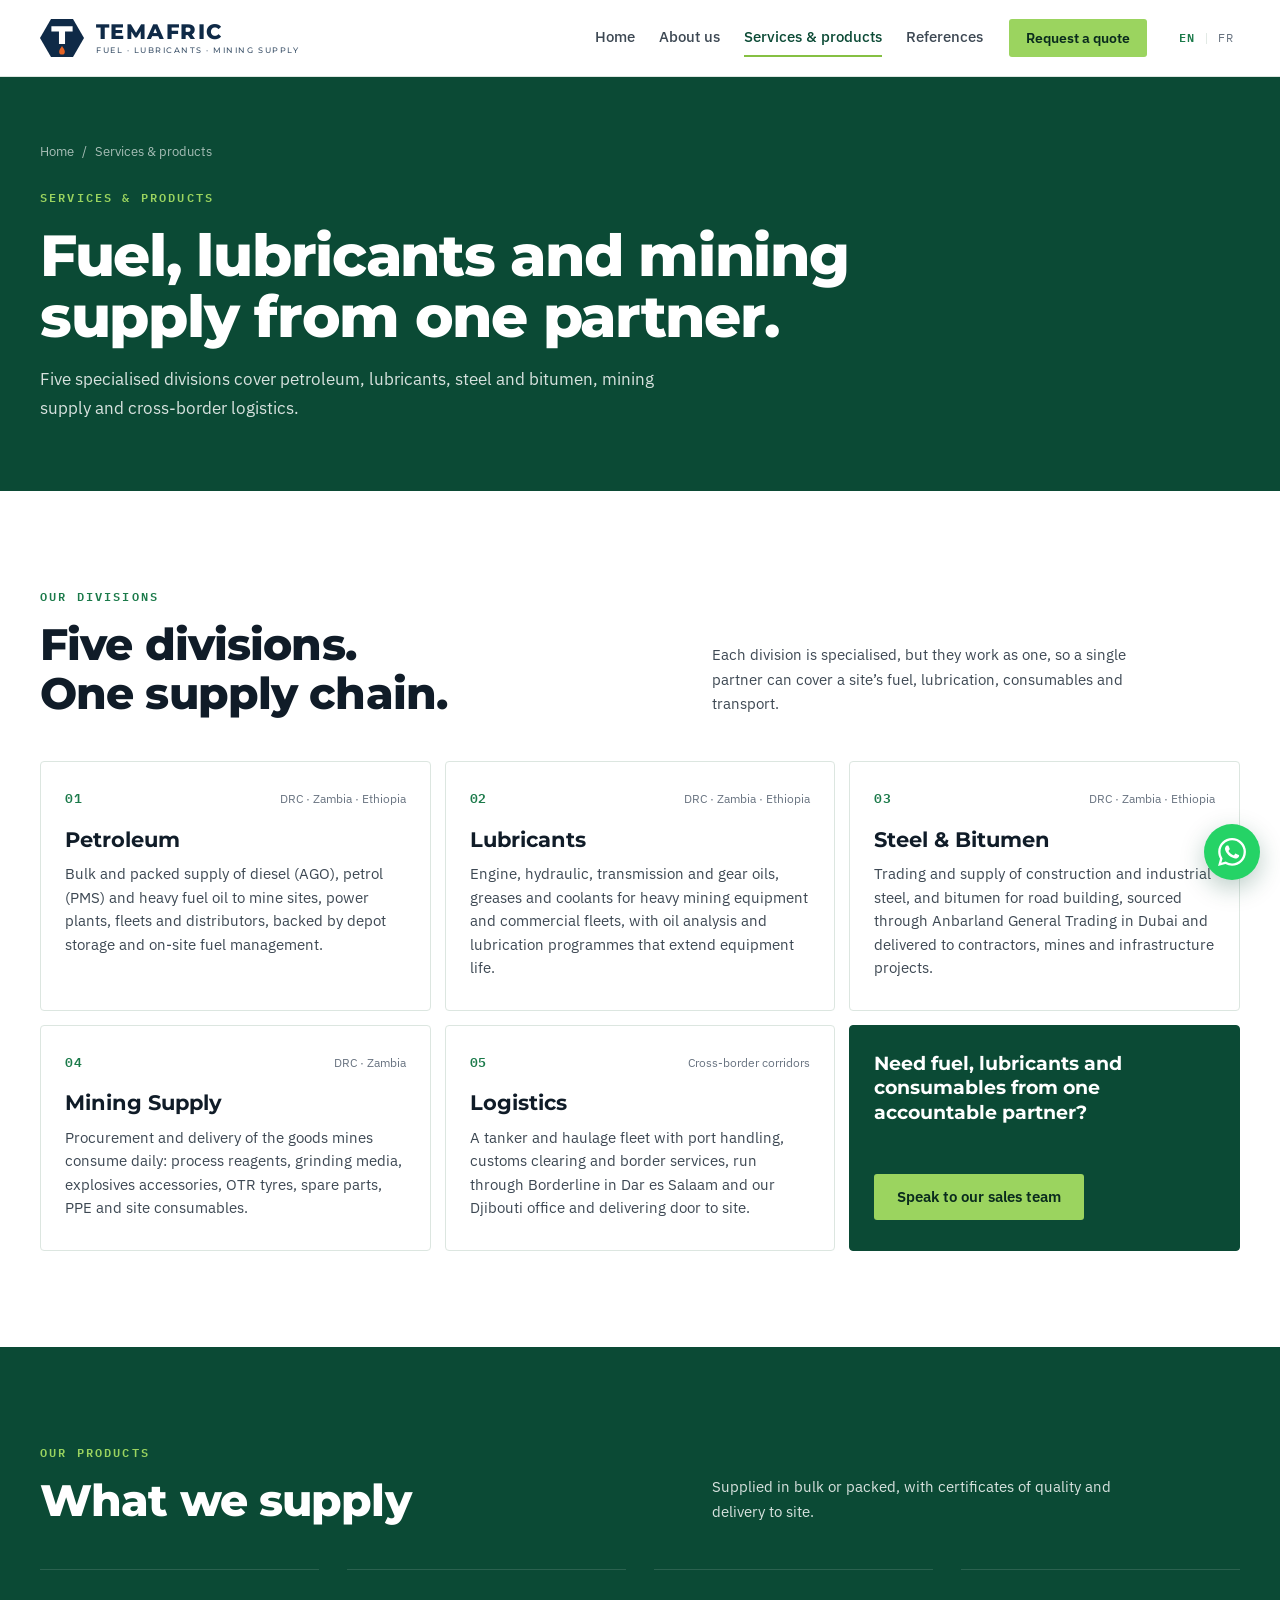
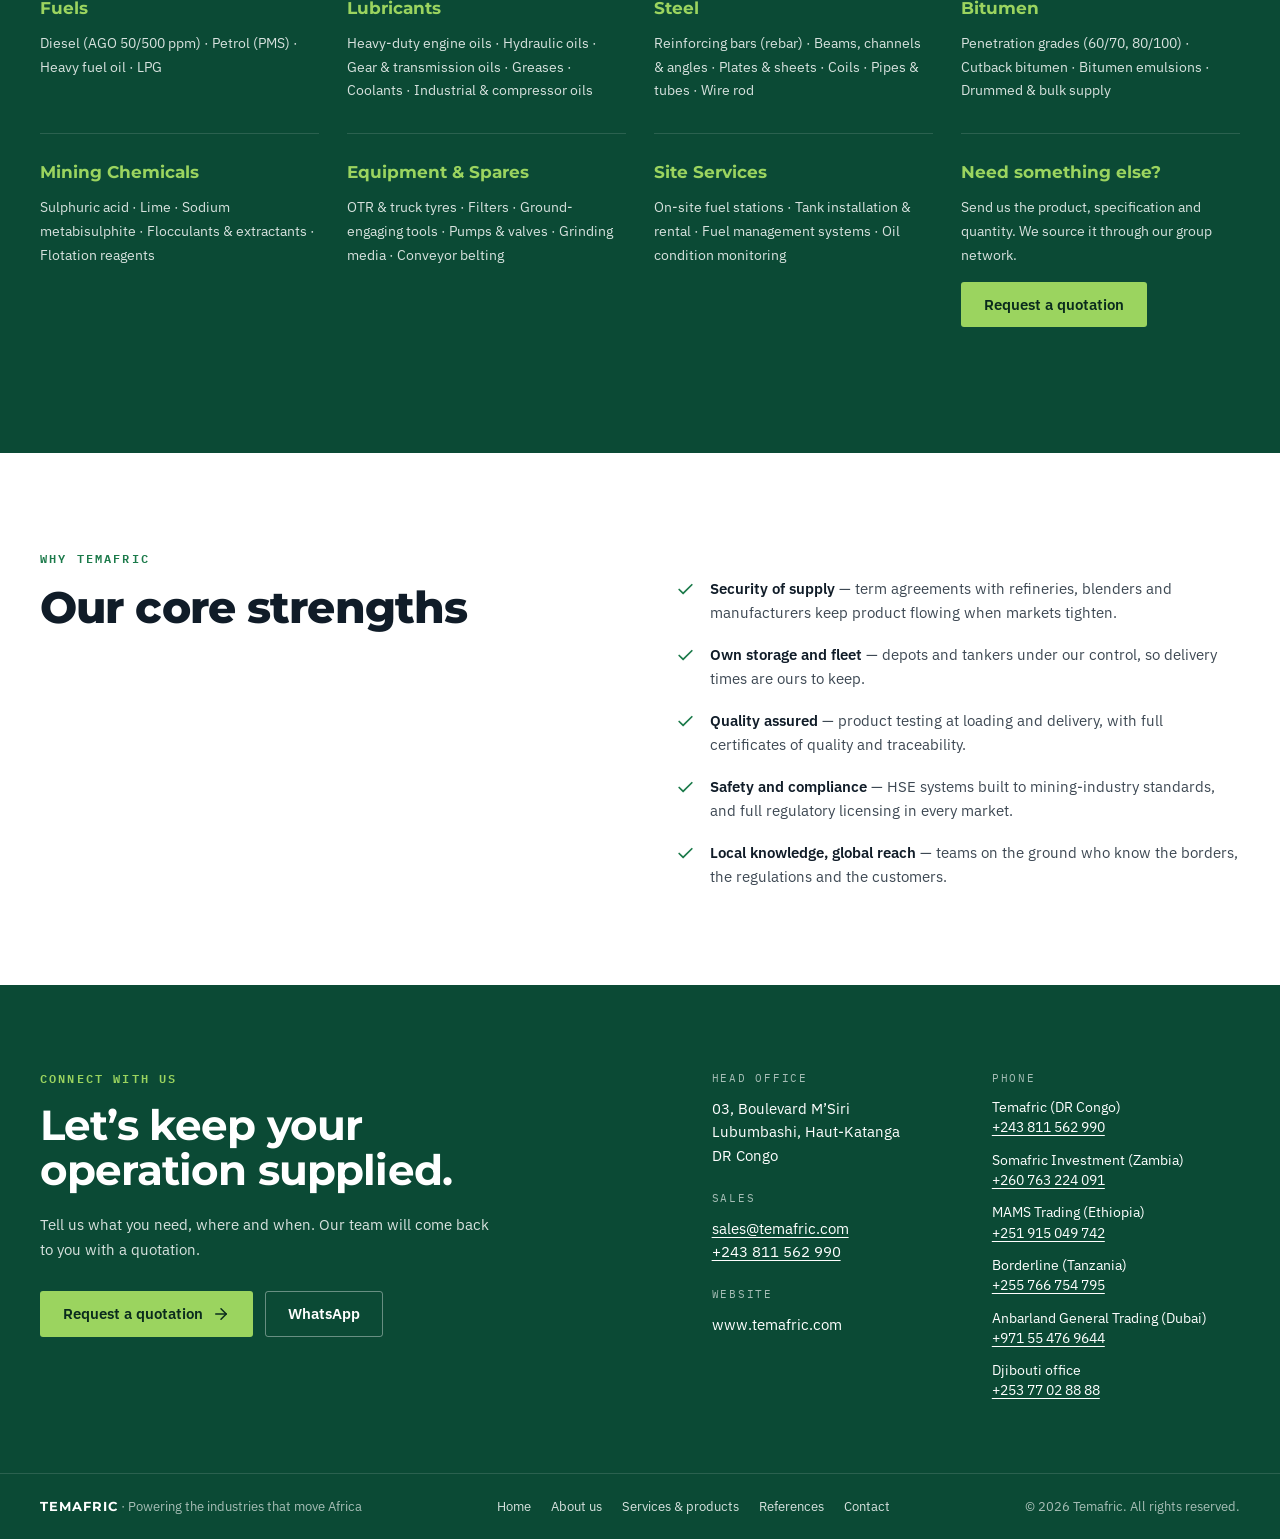
<file: services.html>
<!doctype html>
<html lang="en" data-lang="en" data-href-en="/services.html" data-href-fr="/fr/services.html">
<head>
<meta charset="utf-8">
<meta name="viewport" content="width=device-width, initial-scale=1, viewport-fit=cover">
<title>Diesel, Lubricants, Steel, Bitumen &amp; Mining Supply · Temafric</title>
<meta name="description" content="Bulk diesel (AGO) and petrol, engine and hydraulic oils, greases, steel, road bitumen, mining chemicals, OTR tyres and spare parts, delivered to site across the DRC and Zambia.">
<link rel="canonical" href="https://www.temafric.com/services.html">
<link rel="alternate" hreflang="en" href="https://www.temafric.com/services.html">
<link rel="alternate" hreflang="fr" href="https://www.temafric.com/fr/services.html">
<link rel="alternate" hreflang="x-default" href="https://www.temafric.com/services.html">
<meta property="og:type" content="website">
<meta property="og:site_name" content="Temafric">
<meta property="og:locale" content="en_US">
<meta property="og:title" content="Diesel, Lubricants, Steel, Bitumen &amp; Mining Supply · Temafric">
<meta property="og:description" content="Bulk diesel (AGO) and petrol, engine and hydraulic oils, greases, steel, road bitumen, mining chemicals, OTR tyres and spare parts, delivered to site across the DRC and Zambia.">
<meta property="og:url" content="https://www.temafric.com/services.html">
<meta property="og:image" content="https://www.temafric.com/assets/og-image.png">
<meta property="og:image:width" content="1200">
<meta property="og:image:height" content="630">
<meta name="twitter:card" content="summary_large_image">
<meta name="theme-color" content="#0b4a35">
<link rel="icon" href="assets/favicon.svg" type="image/svg+xml">
<link rel="icon" href="assets/favicon-48.png" sizes="48x48" type="image/png">
<link rel="apple-touch-icon" href="assets/apple-touch-icon.png">
<link rel="preconnect" href="https://fonts.googleapis.com">
<link rel="preconnect" href="https://fonts.gstatic.com" crossorigin>
<link rel="stylesheet" href="https://fonts.googleapis.com/css2?family=IBM+Plex+Mono:wght@500;600&family=IBM+Plex+Sans:wght@400;500;600&family=Montserrat:wght@500;600;700;800&display=swap">
<link rel="stylesheet" href="assets/style.css">
<script>(function(){var l;try{l=localStorage.getItem('temafric-lang')}catch(e){}if(l==='fr'||(!l&&(navigator.language||'').toLowerCase().indexOf('fr')===0&&!/bot|crawl|spider|slurp|preview/i.test(navigator.userAgent))){location.replace('/fr/services.html')}})();</script>
</head>
<body>
<a class="skip" href="#main">Skip to content</a>
<header class="site-header">
  <div class="wrap header-in">
    <a class="brand" href="./" aria-label="Temafric"><svg viewBox="0 0 116 100" aria-hidden="true"><path class="hx" d="M29 0h58l29 50-29 50H29L0 50z"/><path class="tt" d="M30 19h56v14H66v33H50V33H30z"/><path class="dp" d="M58 71c3 5.5 7.5 9.5 7.5 15a7.5 7.5 0 0 1-15 0c0-5.5 4.5-9.5 7.5-15z"/></svg><span class="brand-word"><b>TEMAFRIC</b><small>Fuel · Lubricants · Mining Supply</small></span></a>
    <button class="menu-btn" type="button" aria-expanded="false" aria-controls="site-nav" aria-label="Menu"><svg class="icon i-open" viewBox="0 0 24 24" aria-hidden="true"><line x1="4" x2="20" y1="7" y2="7"/><line x1="4" x2="20" y1="12" y2="12"/><line x1="4" x2="20" y1="17" y2="17"/></svg><svg class="icon i-close" viewBox="0 0 24 24" aria-hidden="true"><path d="M18 6 6 18"/><path d="m6 6 12 12"/></svg></button>
    <nav class="nav" id="site-nav" aria-label="Main">
      <div class="nav-links"><a href="./">Home</a><a href="about.html">About us</a><a href="services.html" aria-current="page">Services &amp; products</a><a href="references.html">References</a></div>
      <a class="btn btn-accent" href="contact.html">Request a quote</a>
      <div class="lang" role="group" aria-label="Language / Langue">
        <button type="button" data-set-lang="en" aria-pressed="true">EN</button><span>|</span><button type="button" data-set-lang="fr" aria-pressed="false">FR</button>
      </div>
    </nav>
  </div>
</header>
<main id="main">
<section class="page-hero">
  <div class="wrap">
    <nav class="crumbs" aria-label="Breadcrumb"><a href="./">Home</a><span aria-hidden="true">/</span><span>Services &amp; products</span></nav>
    <p class="eyebrow">Services &amp; products</p>
    <h1>Fuel, lubricants and mining supply from one partner.</h1>
    <p class="lead">Five specialised divisions cover petroleum, lubricants, steel and bitumen, mining supply and cross-border logistics.</p>
  </div>
</section>
<section class="band" id="divisions">
  <div class="wrap">
    <div class="section-head">
      <div><p class="eyebrow">Our divisions</p>
        <h2 class="h2">Five divisions. One supply chain.</h2></div>
      <p>Each division is specialised, but they work as one, so a single partner can cover a site’s fuel, lubrication, consumables and transport.</p>
    </div>
    <div class="cards">
      <article class="card">
        <div class="card-top"><span class="num">01</span><span class="where">DRC · Zambia · Ethiopia</span></div>
        <h3>Petroleum</h3>
        <p>Bulk and packed supply of diesel (AGO), petrol (PMS) and heavy fuel oil to mine sites, power plants, fleets and distributors, backed by depot storage and on-site fuel management.</p>
      </article><article class="card">
        <div class="card-top"><span class="num">02</span><span class="where">DRC · Zambia · Ethiopia</span></div>
        <h3>Lubricants</h3>
        <p>Engine, hydraulic, transmission and gear oils, greases and coolants for heavy mining equipment and commercial fleets, with oil analysis and lubrication programmes that extend equipment life.</p>
      </article><article class="card">
        <div class="card-top"><span class="num">03</span><span class="where">DRC · Zambia · Ethiopia</span></div>
        <h3>Steel &amp; Bitumen</h3>
        <p>Trading and supply of construction and industrial steel, and bitumen for road building, sourced through Anbarland General Trading in Dubai and delivered to contractors, mines and infrastructure projects.</p>
      </article><article class="card">
        <div class="card-top"><span class="num">04</span><span class="where">DRC · Zambia</span></div>
        <h3>Mining Supply</h3>
        <p>Procurement and delivery of the goods mines consume daily: process reagents, grinding media, explosives accessories, OTR tyres, spare parts, PPE and site consumables.</p>
      </article><article class="card">
        <div class="card-top"><span class="num">05</span><span class="where">Cross-border corridors</span></div>
        <h3>Logistics</h3>
        <p>A tanker and haulage fleet with port handling, customs clearing and border services, run through Borderline in Dar es Salaam and our Djibouti office and delivering door to site.</p>
      </article>
      <article class="card cta">
        <h3>Need fuel, lubricants and consumables from one accountable partner?</h3>
        <a class="btn btn-accent" href="contact.html">Speak to our sales team</a>
      </article>
    </div>
  </div>
</section>
<section class="band dark" id="products">
  <div class="wrap">
    <div class="section-head">
      <div><p class="eyebrow">Our products</p>
        <h2 class="h2">What we supply</h2></div>
      <p>Supplied in bulk or packed, with certificates of quality and delivery to site.</p>
    </div>
    <div class="supply"><div class="supply-item"><h3>Fuels</h3><p>Diesel (AGO 50/500 ppm) · Petrol (PMS) · Heavy fuel oil · LPG</p></div><div class="supply-item"><h3>Lubricants</h3><p>Heavy-duty engine oils · Hydraulic oils · Gear &amp; transmission oils · Greases · Coolants · Industrial &amp; compressor oils</p></div><div class="supply-item"><h3>Steel</h3><p>Reinforcing bars (rebar) · Beams, channels &amp; angles · Plates &amp; sheets · Coils · Pipes &amp; tubes · Wire rod</p></div><div class="supply-item"><h3>Bitumen</h3><p>Penetration grades (60/70, 80/100) · Cutback bitumen · Bitumen emulsions · Drummed &amp; bulk supply</p></div><div class="supply-item"><h3>Mining Chemicals</h3><p>Sulphuric acid · Lime · Sodium metabisulphite · Flocculants &amp; extractants · Flotation reagents</p></div><div class="supply-item"><h3>Equipment &amp; Spares</h3><p>OTR &amp; truck tyres · Filters · Ground-engaging tools · Pumps &amp; valves · Grinding media · Conveyor belting</p></div><div class="supply-item"><h3>Site Services</h3><p>On-site fuel stations · Tank installation &amp; rental · Fuel management systems · Oil condition monitoring</p></div><div class="supply-item"><h3>Need something else?</h3><p>Send us the product, specification and quantity. We source it through our group network.</p><p style="margin-top:14px"><a class="btn btn-accent" href="contact.html">Request a quotation</a></p></div></div>
  </div>
</section>
<section class="band">
  <div class="wrap split">
    <div><p class="eyebrow">Why Temafric</p>
      <h2 class="h2">Our core strengths</h2></div>
    <div><ul class="checks"><li><svg class="icon" viewBox="0 0 24 24" aria-hidden="true"><polyline points="20 6 9 17 4 12"/></svg><span><b>Security of supply</b> — term agreements with refineries, blenders and manufacturers keep product flowing when markets tighten.</span></li><li><svg class="icon" viewBox="0 0 24 24" aria-hidden="true"><polyline points="20 6 9 17 4 12"/></svg><span><b>Own storage and fleet</b> — depots and tankers under our control, so delivery times are ours to keep.</span></li><li><svg class="icon" viewBox="0 0 24 24" aria-hidden="true"><polyline points="20 6 9 17 4 12"/></svg><span><b>Quality assured</b> — product testing at loading and delivery, with full certificates of quality and traceability.</span></li><li><svg class="icon" viewBox="0 0 24 24" aria-hidden="true"><polyline points="20 6 9 17 4 12"/></svg><span><b>Safety and compliance</b> — HSE systems built to mining-industry standards, and full regulatory licensing in every market.</span></li><li><svg class="icon" viewBox="0 0 24 24" aria-hidden="true"><polyline points="20 6 9 17 4 12"/></svg><span><b>Local knowledge, global reach</b> — teams on the ground who know the borders, the regulations and the customers.</span></li></ul></div>
  </div>
</section>
</main>
<footer class="site-footer">
  <div class="wrap footer-top">
    <div>
      <p class="eyebrow on-dark">Connect with us</p>
      <h2>Let’s keep your operation supplied.</h2>
      <p class="lead">Tell us what you need, where and when. Our team will come back to you with a quotation.</p>
      <div class="btn-row">
          <a class="btn btn-accent" href="contact.html">Request a quotation <svg class="icon" viewBox="0 0 24 24" aria-hidden="true"><path d="M5 12h14"/><path d="m12 5 7 7-7 7"/></svg></a>
          <a class="btn btn-ghost" href="https://wa.me/243811562990" target="_blank" rel="noopener">WhatsApp</a>
        </div>
    </div>
    <div class="f-cols">
      <div>
        <div class="f-block"><span class="f-label">Head office</span>
          <p class="f-text">03, Boulevard M’Siri<br>Lubumbashi, Haut-Katanga<br>DR Congo</p></div>
        <div class="f-block"><span class="f-label">Sales</span>
          <p class="f-text"><a href="mailto:sales@temafric.com">sales@temafric.com</a><br><a href="tel:+243811562990">+243 811 562 990</a></p></div>
        <div class="f-block"><span class="f-label">Website</span>
          <p class="f-text">www.temafric.com</p></div>
      </div>
      <div class="f-block"><span class="f-label">Phone</span>
        <ul class="f-phones"><li>Temafric (DR Congo)<br><a href="tel:+243811562990">+243 811 562 990</a></li><li>Somafric Investment (Zambia)<br><a href="tel:+260763224091">+260 763 224 091</a></li><li>MAMS Trading (Ethiopia)<br><a href="tel:+251915049742">+251 915 049 742</a></li><li>Borderline (Tanzania)<br><a href="tel:+255766754795">+255 766 754 795</a></li><li>Anbarland General Trading (Dubai)<br><a href="tel:+971554769644">+971 55 476 9644</a></li><li>Djibouti office<br><a href="tel:+25377028888">+253 77 02 88 88</a></li></ul></div>
    </div>
  </div>
  <div class="footer-bar">
    <div class="wrap footer-bar-in">
      <span><strong>TEMAFRIC</strong> · Powering the industries that move Africa</span>
      <nav class="footer-nav" aria-label="Footer"><a href="./">Home</a><a href="about.html">About us</a><a href="services.html">Services &amp; products</a><a href="references.html">References</a><a href="contact.html">Contact</a></nav>
      <span>© <span data-year>2026</span> Temafric. All rights reserved.</span>
    </div>
  </div>
</footer>
<a class="wa-float" href="https://wa.me/243811562990" target="_blank" rel="noopener" aria-label="WhatsApp" data-en="Chat with us on WhatsApp" data-fr="Écrivez-nous sur WhatsApp"><svg viewBox="0 0 24 24" aria-hidden="true"><path d="M17.47 14.38c-.3-.15-1.76-.87-2.03-.97-.27-.1-.47-.15-.67.15-.2.3-.77.97-.94 1.16-.17.2-.35.22-.64.07-.3-.15-1.26-.46-2.39-1.47-.88-.79-1.48-1.76-1.65-2.06-.17-.3-.02-.46.13-.6.13-.14.3-.35.45-.52.15-.17.2-.3.3-.5.1-.2.05-.37-.03-.52-.07-.15-.67-1.61-.92-2.2-.24-.58-.49-.5-.67-.51h-.57c-.2 0-.52.07-.8.37-.27.3-1.04 1.02-1.04 2.48s1.07 2.88 1.21 3.07c.15.2 2.1 3.2 5.08 4.49.71.31 1.26.49 1.7.63.71.22 1.36.19 1.87.12.57-.09 1.76-.72 2-1.41.25-.7.25-1.29.18-1.41-.08-.13-.27-.2-.57-.35m-5.42 7.4h-.01a9.87 9.87 0 0 1-5.03-1.38l-.36-.21-3.74.98 1-3.65-.24-.37a9.86 9.86 0 0 1-1.51-5.26c0-5.45 4.44-9.88 9.89-9.88 2.64 0 5.12 1.03 6.99 2.9a9.83 9.83 0 0 1 2.89 6.99c0 5.45-4.44 9.88-9.89 9.88m8.41-18.3A11.82 11.82 0 0 0 12.05 0C5.5 0 .16 5.34.16 11.89c0 2.1.55 4.14 1.59 5.95L.06 24l6.31-1.65a11.88 11.88 0 0 0 5.68 1.45h.01c6.55 0 11.89-5.34 11.89-11.89a11.82 11.82 0 0 0-3.48-8.41z"/></svg></a>
<script src="assets/main.js"></script>
</body>
</html>
</file>
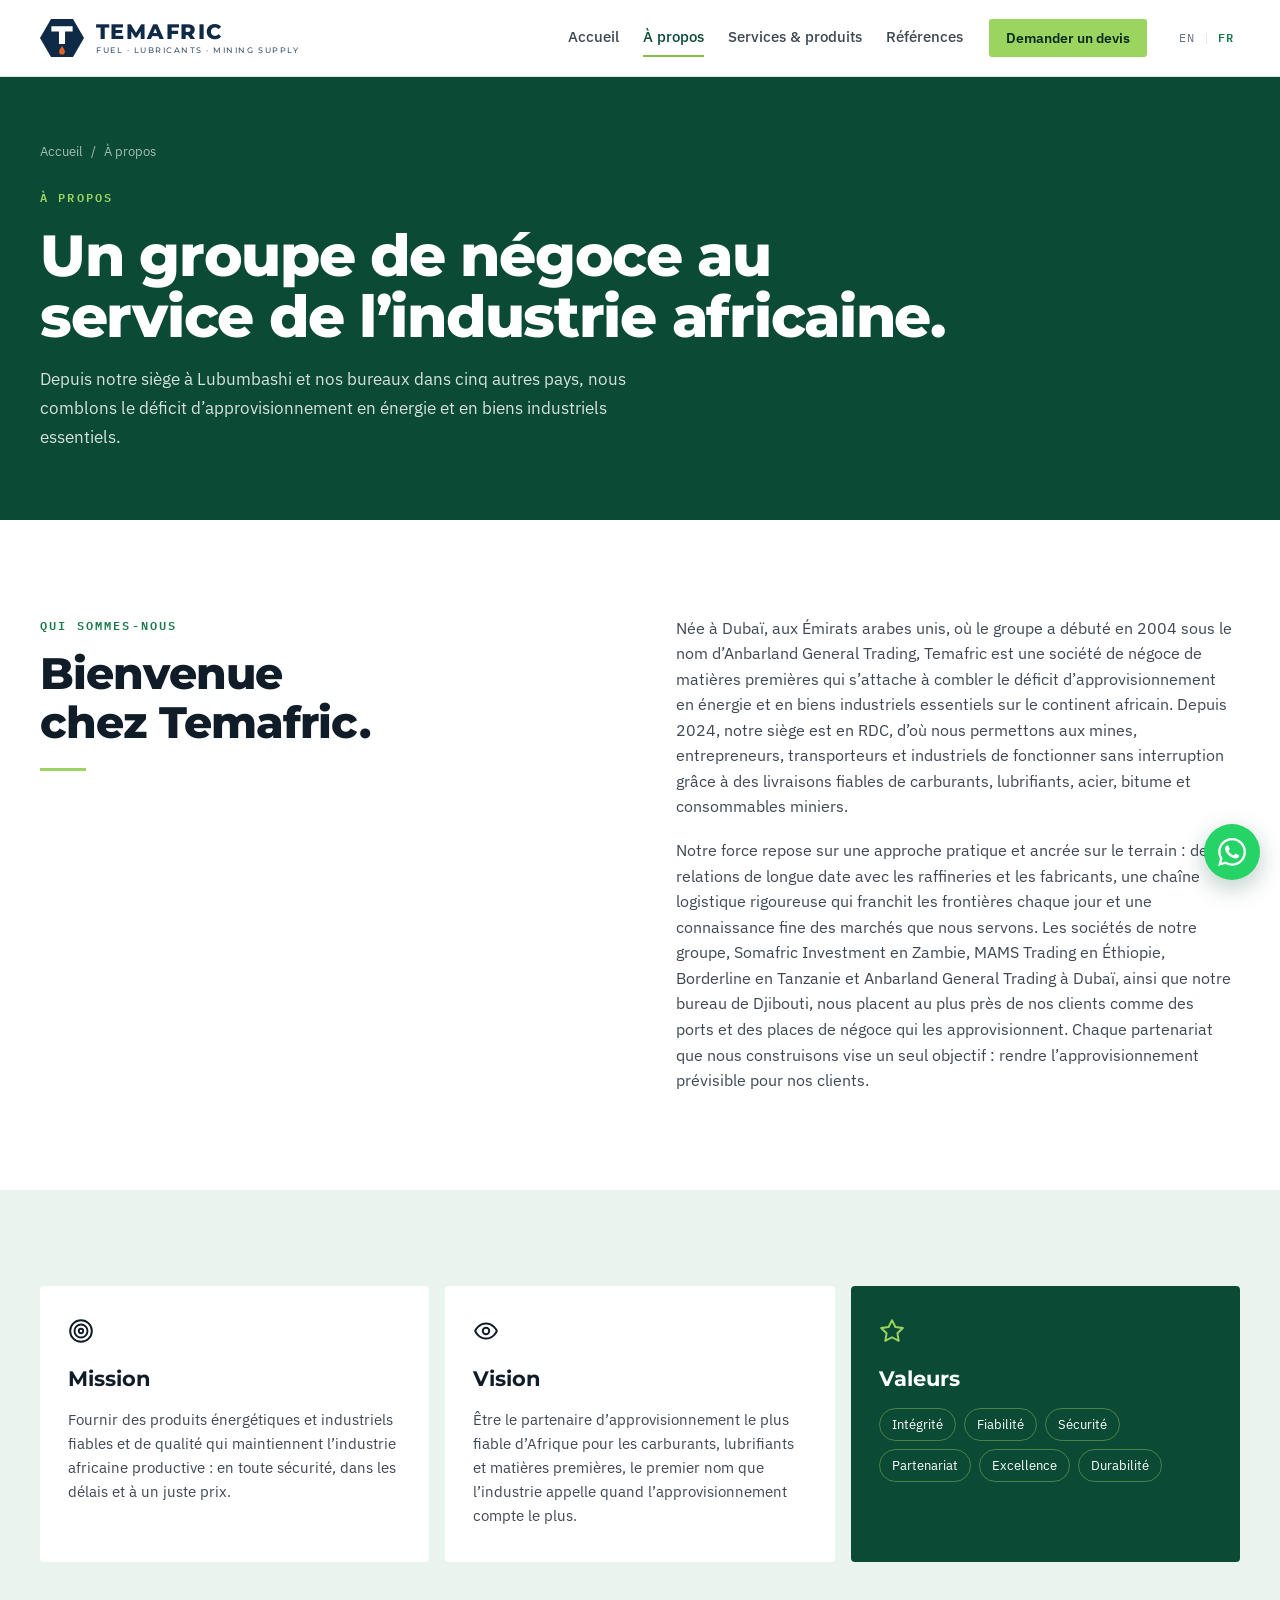
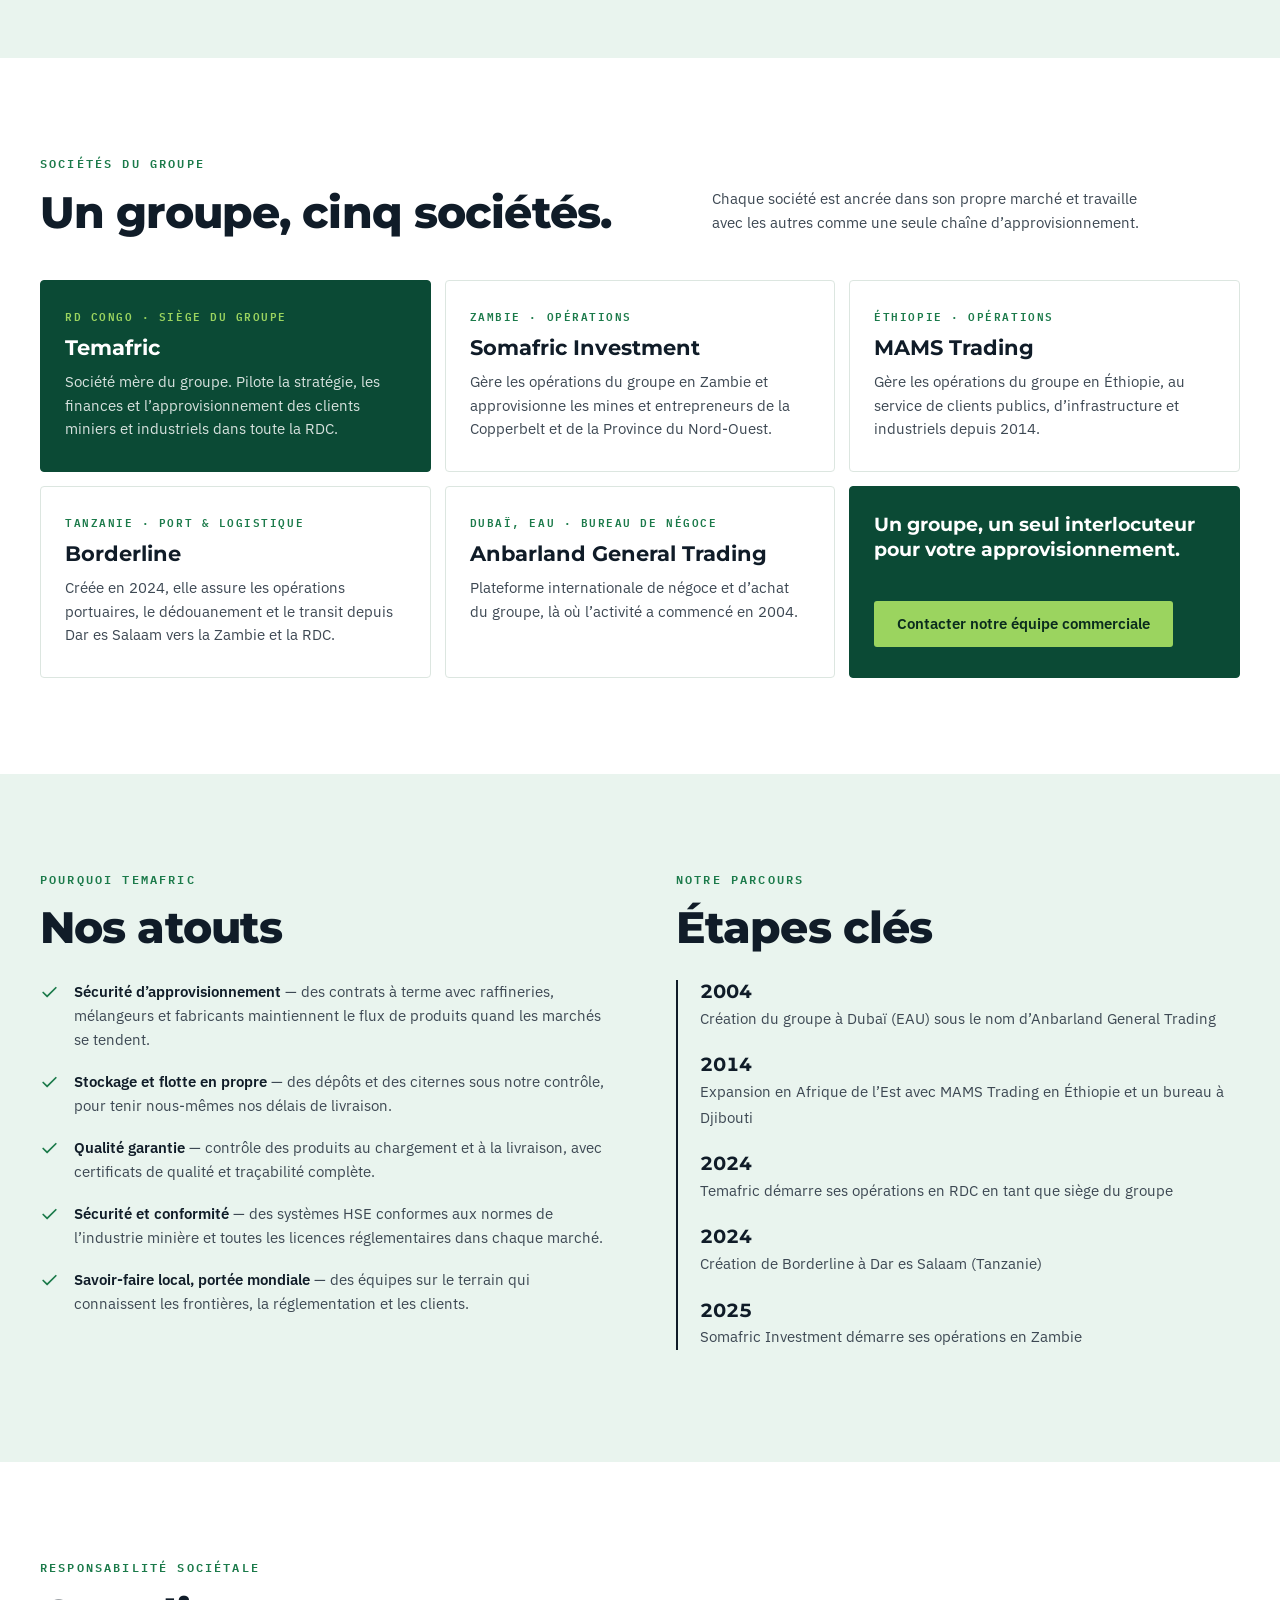
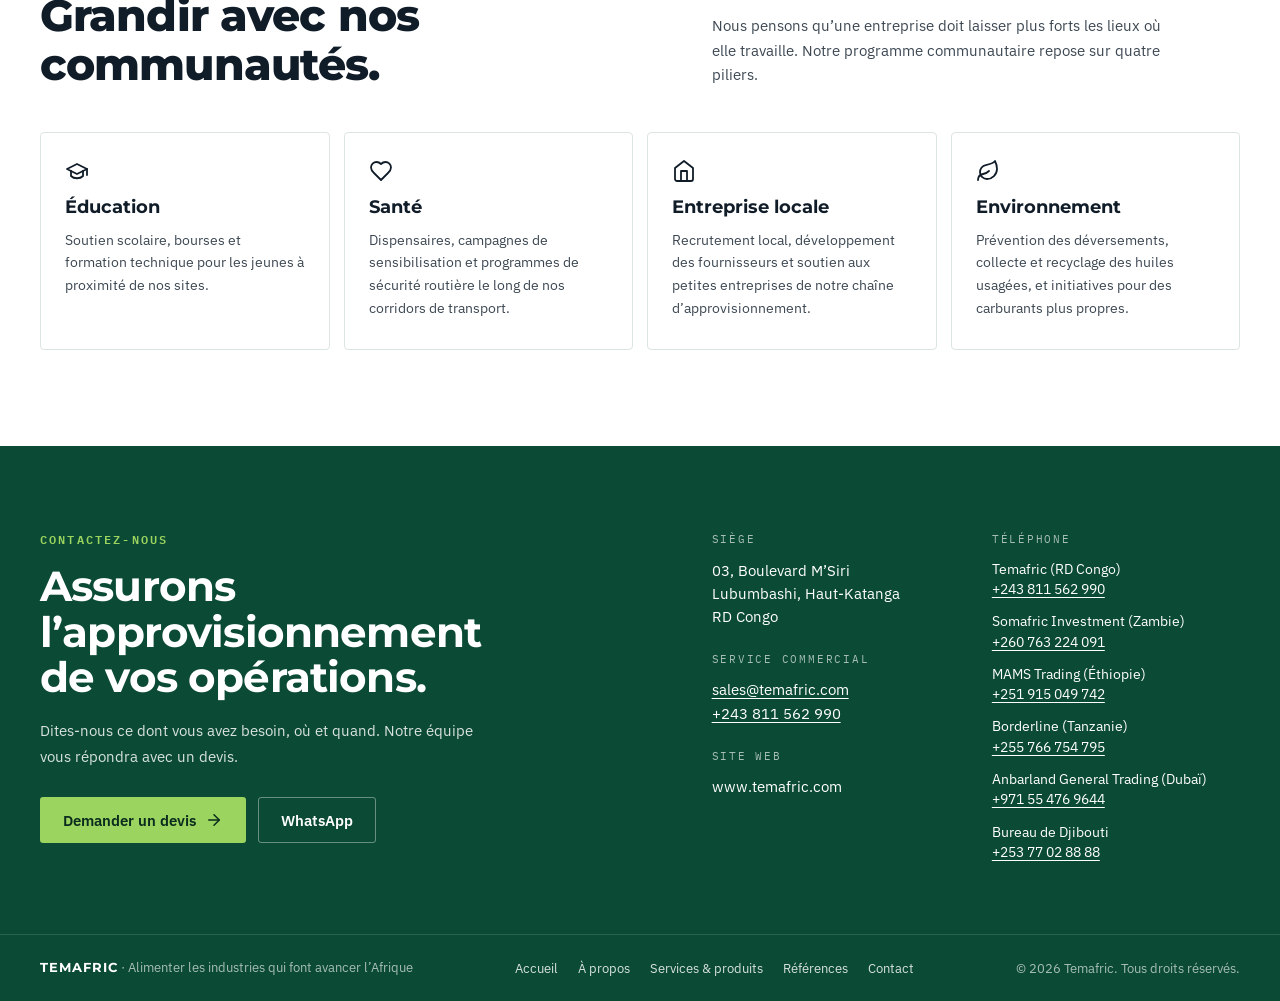
<file: fr/about.html>
<!doctype html>
<html lang="fr" data-lang="fr" data-href-en="/about.html" data-href-fr="/fr/about.html">
<head>
<meta charset="utf-8">
<meta name="viewport" content="width=device-width, initial-scale=1, viewport-fit=cover">
<title>À propos de Temafric · Groupe de négoce, Lubumbashi RDC</title>
<meta name="description" content="Temafric est un groupe de négoce de matières premières basé à Lubumbashi (RDC), avec des sociétés en Zambie, en Éthiopie, en Tanzanie et à Dubaï, qui fournit carburants, lubrifiants et produits miniers depuis 2004.">
<link rel="canonical" href="https://www.temafric.com/fr/about.html">
<link rel="alternate" hreflang="en" href="https://www.temafric.com/about.html">
<link rel="alternate" hreflang="fr" href="https://www.temafric.com/fr/about.html">
<link rel="alternate" hreflang="x-default" href="https://www.temafric.com/about.html">
<meta property="og:type" content="website">
<meta property="og:site_name" content="Temafric">
<meta property="og:locale" content="fr_FR">
<meta property="og:title" content="À propos de Temafric · Groupe de négoce, Lubumbashi RDC">
<meta property="og:description" content="Temafric est un groupe de négoce de matières premières basé à Lubumbashi (RDC), avec des sociétés en Zambie, en Éthiopie, en Tanzanie et à Dubaï, qui fournit carburants, lubrifiants et produits miniers depuis 2004.">
<meta property="og:url" content="https://www.temafric.com/fr/about.html">
<meta property="og:image" content="https://www.temafric.com/assets/og-image.png">
<meta property="og:image:width" content="1200">
<meta property="og:image:height" content="630">
<meta name="twitter:card" content="summary_large_image">
<meta name="theme-color" content="#0b4a35">
<link rel="icon" href="../assets/favicon.svg" type="image/svg+xml">
<link rel="icon" href="../assets/favicon-48.png" sizes="48x48" type="image/png">
<link rel="apple-touch-icon" href="../assets/apple-touch-icon.png">
<link rel="preconnect" href="https://fonts.googleapis.com">
<link rel="preconnect" href="https://fonts.gstatic.com" crossorigin>
<link rel="stylesheet" href="https://fonts.googleapis.com/css2?family=IBM+Plex+Mono:wght@500;600&family=IBM+Plex+Sans:wght@400;500;600&family=Montserrat:wght@500;600;700;800&display=swap">
<link rel="stylesheet" href="../assets/style.css">
<script>(function(){var l;try{l=localStorage.getItem('temafric-lang')}catch(e){}if(l==='en'){location.replace('/about.html')}})();</script>
</head>
<body>
<a class="skip" href="#main">Aller au contenu</a>
<header class="site-header">
  <div class="wrap header-in">
    <a class="brand" href="./" aria-label="Temafric"><svg viewBox="0 0 116 100" aria-hidden="true"><path class="hx" d="M29 0h58l29 50-29 50H29L0 50z"/><path class="tt" d="M30 19h56v14H66v33H50V33H30z"/><path class="dp" d="M58 71c3 5.5 7.5 9.5 7.5 15a7.5 7.5 0 0 1-15 0c0-5.5 4.5-9.5 7.5-15z"/></svg><span class="brand-word"><b>TEMAFRIC</b><small>Fuel · Lubricants · Mining Supply</small></span></a>
    <button class="menu-btn" type="button" aria-expanded="false" aria-controls="site-nav" aria-label="Menu"><svg class="icon i-open" viewBox="0 0 24 24" aria-hidden="true"><line x1="4" x2="20" y1="7" y2="7"/><line x1="4" x2="20" y1="12" y2="12"/><line x1="4" x2="20" y1="17" y2="17"/></svg><svg class="icon i-close" viewBox="0 0 24 24" aria-hidden="true"><path d="M18 6 6 18"/><path d="m6 6 12 12"/></svg></button>
    <nav class="nav" id="site-nav" aria-label="Main">
      <div class="nav-links"><a href="./">Accueil</a><a href="about.html" aria-current="page">À propos</a><a href="services.html">Services &amp; produits</a><a href="references.html">Références</a></div>
      <a class="btn btn-accent" href="contact.html">Demander un devis</a>
      <div class="lang" role="group" aria-label="Language / Langue">
        <button type="button" data-set-lang="en" aria-pressed="true">EN</button><span>|</span><button type="button" data-set-lang="fr" aria-pressed="false">FR</button>
      </div>
    </nav>
  </div>
</header>
<main id="main">
<section class="page-hero">
  <div class="wrap">
    <nav class="crumbs" aria-label="Breadcrumb"><a href="./">Accueil</a><span aria-hidden="true">/</span><span>À propos</span></nav>
    <p class="eyebrow">À propos</p>
    <h1>Un groupe de négoce au service de l’industrie africaine.</h1>
    <p class="lead">Depuis notre siège à Lubumbashi et nos bureaux dans cinq autres pays, nous comblons le déficit d’approvisionnement en énergie et en biens industriels essentiels.</p>
  </div>
</section>
<section class="band">
  <div class="wrap split">
    <div><p class="eyebrow">Qui sommes-nous</p>
      <h2 class="h2">Bienvenue chez Temafric.</h2><hr class="rule"></div>
    <div class="prose"><p>Née à Dubaï, aux Émirats arabes unis, où le groupe a débuté en 2004 sous le nom d’Anbarland General Trading, Temafric est une société de négoce de matières premières qui s’attache à combler le déficit d’approvisionnement en énergie et en biens industriels essentiels sur le continent africain. Depuis 2024, notre siège est en RDC, d’où nous permettons aux mines, entrepreneurs, transporteurs et industriels de fonctionner sans interruption grâce à des livraisons fiables de carburants, lubrifiants, acier, bitume et consommables miniers.</p><p>Notre force repose sur une approche pratique et ancrée sur le terrain : des relations de longue date avec les raffineries et les fabricants, une chaîne logistique rigoureuse qui franchit les frontières chaque jour et une connaissance fine des marchés que nous servons. Les sociétés de notre groupe, Somafric Investment en Zambie, MAMS Trading en Éthiopie, Borderline en Tanzanie et Anbarland General Trading à Dubaï, ainsi que notre bureau de Djibouti, nous placent au plus près de nos clients comme des ports et des places de négoce qui les approvisionnent. Chaque partenariat que nous construisons vise un seul objectif : rendre l’approvisionnement prévisible pour nos clients.</p></div>
  </div>
</section>
<section class="band paper">
  <div class="wrap mvv">
    <article class="mvv-card"><svg class="icon" viewBox="0 0 24 24" aria-hidden="true"><circle cx="12" cy="12" r="10"/><circle cx="12" cy="12" r="6"/><circle cx="12" cy="12" r="2"/></svg><h3>Mission</h3><p>Fournir des produits énergétiques et industriels fiables et de qualité qui maintiennent l’industrie africaine productive : en toute sécurité, dans les délais et à un juste prix.</p></article>
    <article class="mvv-card"><svg class="icon" viewBox="0 0 24 24" aria-hidden="true"><path d="M2 12s3-7 10-7 10 7 10 7-3 7-10 7-10-7-10-7Z"/><circle cx="12" cy="12" r="3"/></svg><h3>Vision</h3><p>Être le partenaire d’approvisionnement le plus fiable d’Afrique pour les carburants, lubrifiants et matières premières, le premier nom que l’industrie appelle quand l’approvisionnement compte le plus.</p></article>
    <article class="mvv-card is-dark"><svg class="icon" viewBox="0 0 24 24" aria-hidden="true"><polygon points="12 2 15.09 8.26 22 9.27 17 14.14 18.18 21.02 12 17.77 5.82 21.02 7 14.14 2 9.27 8.91 8.26 12 2"/></svg><h3>Valeurs</h3><ul class="pills"><li>Intégrité</li><li>Fiabilité</li><li>Sécurité</li><li>Partenariat</li><li>Excellence</li><li>Durabilité</li></ul></article>
  </div>
</section>
<section class="band" id="group">
  <div class="wrap">
    <div class="section-head">
      <div><p class="eyebrow">Sociétés du groupe</p>
        <h2 class="h2">Un groupe, cinq sociétés.</h2></div>
      <p>Chaque société est ancrée dans son propre marché et travaille avec les autres comme une seule chaîne d’approvisionnement.</p>
    </div>
    <div class="cards"><article class="card is-dark"><span class="tag">RD Congo · Siège du groupe</span><h3>Temafric</h3><p>Société mère du groupe. Pilote la stratégie, les finances et l’approvisionnement des clients miniers et industriels dans toute la RDC.</p></article><article class="card"><span class="tag">Zambie · Opérations</span><h3>Somafric Investment</h3><p>Gère les opérations du groupe en Zambie et approvisionne les mines et entrepreneurs de la Copperbelt et de la Province du Nord-Ouest.</p></article><article class="card"><span class="tag">Éthiopie · Opérations</span><h3>MAMS Trading</h3><p>Gère les opérations du groupe en Éthiopie, au service de clients publics, d’infrastructure et industriels depuis 2014.</p></article><article class="card"><span class="tag">Tanzanie · Port &amp; logistique</span><h3>Borderline</h3><p>Créée en 2024, elle assure les opérations portuaires, le dédouanement et le transit depuis Dar es Salaam vers la Zambie et la RDC.</p></article><article class="card"><span class="tag">Dubaï, EAU · Bureau de négoce</span><h3>Anbarland General Trading</h3><p>Plateforme internationale de négoce et d’achat du groupe, là où l’activité a commencé en 2004.</p></article><article class="card cta"><h3>Un groupe, un seul interlocuteur pour votre approvisionnement.</h3><a class="btn btn-accent" href="contact.html">Contacter notre équipe commerciale</a></article></div>
  </div>
</section>
<section class="band paper">
  <div class="wrap split">
    <div><p class="eyebrow">Pourquoi Temafric</p>
      <h2 class="h2">Nos atouts</h2><ul class="checks"><li><svg class="icon" viewBox="0 0 24 24" aria-hidden="true"><polyline points="20 6 9 17 4 12"/></svg><span><b>Sécurité d’approvisionnement</b> — des contrats à terme avec raffineries, mélangeurs et fabricants maintiennent le flux de produits quand les marchés se tendent.</span></li><li><svg class="icon" viewBox="0 0 24 24" aria-hidden="true"><polyline points="20 6 9 17 4 12"/></svg><span><b>Stockage et flotte en propre</b> — des dépôts et des citernes sous notre contrôle, pour tenir nous-mêmes nos délais de livraison.</span></li><li><svg class="icon" viewBox="0 0 24 24" aria-hidden="true"><polyline points="20 6 9 17 4 12"/></svg><span><b>Qualité garantie</b> — contrôle des produits au chargement et à la livraison, avec certificats de qualité et traçabilité complète.</span></li><li><svg class="icon" viewBox="0 0 24 24" aria-hidden="true"><polyline points="20 6 9 17 4 12"/></svg><span><b>Sécurité et conformité</b> — des systèmes HSE conformes aux normes de l’industrie minière et toutes les licences réglementaires dans chaque marché.</span></li><li><svg class="icon" viewBox="0 0 24 24" aria-hidden="true"><polyline points="20 6 9 17 4 12"/></svg><span><b>Savoir-faire local, portée mondiale</b> — des équipes sur le terrain qui connaissent les frontières, la réglementation et les clients.</span></li></ul></div>
    <div><p class="eyebrow">Notre parcours</p>
      <h2 class="h2">Étapes clés</h2><ol class="timeline" style="list-style:none"><li><b>2004</b><span>Création du groupe à Dubaï (EAU) sous le nom d’Anbarland General Trading</span></li><li><b>2014</b><span>Expansion en Afrique de l’Est avec MAMS Trading en Éthiopie et un bureau à Djibouti</span></li><li><b>2024</b><span>Temafric démarre ses opérations en RDC en tant que siège du groupe</span></li><li><b>2024</b><span>Création de Borderline à Dar es Salaam (Tanzanie)</span></li><li><b>2025</b><span>Somafric Investment démarre ses opérations en Zambie</span></li></ol></div>
  </div>
</section>
<section class="band" id="csr">
  <div class="wrap">
    <div class="section-head">
      <div><p class="eyebrow">Responsabilité sociétale</p>
        <h2 class="h2">Grandir avec nos communautés.</h2></div>
      <p>Nous pensons qu’une entreprise doit laisser plus forts les lieux où elle travaille. Notre programme communautaire repose sur quatre piliers.</p>
    </div>
    <div class="csr"><article class="card"><svg class="icon" viewBox="0 0 24 24" aria-hidden="true"><path d="M22 10 12 5 2 10l10 5 10-5z"/><path d="M6 12v5c3 3 9 3 12 0v-5"/><path d="M22 10v6"/></svg><h3>Éducation</h3><p>Soutien scolaire, bourses et formation technique pour les jeunes à proximité de nos sites.</p></article><article class="card"><svg class="icon" viewBox="0 0 24 24" aria-hidden="true"><path d="M19 14c1.49-1.46 3-3.21 3-5.5A5.5 5.5 0 0 0 16.5 3c-1.76 0-3 .5-4.5 2-1.5-1.5-2.74-2-4.5-2A5.5 5.5 0 0 0 2 8.5c0 2.3 1.5 4.05 3 5.5l7 7Z"/></svg><h3>Santé</h3><p>Dispensaires, campagnes de sensibilisation et programmes de sécurité routière le long de nos corridors de transport.</p></article><article class="card"><svg class="icon" viewBox="0 0 24 24" aria-hidden="true"><path d="m3 9 9-7 9 7v11a2 2 0 0 1-2 2H5a2 2 0 0 1-2-2z"/><polyline points="9 22 9 12 15 12 15 22"/></svg><h3>Entreprise locale</h3><p>Recrutement local, développement des fournisseurs et soutien aux petites entreprises de notre chaîne d’approvisionnement.</p></article><article class="card"><svg class="icon" viewBox="0 0 24 24" aria-hidden="true"><path d="M11 20A7 7 0 0 1 9.8 6.1C15.5 5 17 4.48 19 2c1 2 2 4.18 2 8 0 5.5-4.78 10-10 10Z"/><path d="M2 21c0-3 1.85-5.36 5.08-6C9.5 14.52 12 13 13 12"/></svg><h3>Environnement</h3><p>Prévention des déversements, collecte et recyclage des huiles usagées, et initiatives pour des carburants plus propres.</p></article></div>
  </div>
</section>
</main>
<footer class="site-footer">
  <div class="wrap footer-top">
    <div>
      <p class="eyebrow on-dark">Contactez-nous</p>
      <h2>Assurons l’approvisionnement de vos opérations.</h2>
      <p class="lead">Dites-nous ce dont vous avez besoin, où et quand. Notre équipe vous répondra avec un devis.</p>
      <div class="btn-row">
          <a class="btn btn-accent" href="contact.html">Demander un devis <svg class="icon" viewBox="0 0 24 24" aria-hidden="true"><path d="M5 12h14"/><path d="m12 5 7 7-7 7"/></svg></a>
          <a class="btn btn-ghost" href="https://wa.me/243811562990" target="_blank" rel="noopener">WhatsApp</a>
        </div>
    </div>
    <div class="f-cols">
      <div>
        <div class="f-block"><span class="f-label">Siège</span>
          <p class="f-text">03, Boulevard M’Siri<br>Lubumbashi, Haut-Katanga<br>RD Congo</p></div>
        <div class="f-block"><span class="f-label">Service commercial</span>
          <p class="f-text"><a href="mailto:sales@temafric.com">sales@temafric.com</a><br><a href="tel:+243811562990">+243 811 562 990</a></p></div>
        <div class="f-block"><span class="f-label">Site web</span>
          <p class="f-text">www.temafric.com</p></div>
      </div>
      <div class="f-block"><span class="f-label">Téléphone</span>
        <ul class="f-phones"><li>Temafric (RD Congo)<br><a href="tel:+243811562990">+243 811 562 990</a></li><li>Somafric Investment (Zambie)<br><a href="tel:+260763224091">+260 763 224 091</a></li><li>MAMS Trading (Éthiopie)<br><a href="tel:+251915049742">+251 915 049 742</a></li><li>Borderline (Tanzanie)<br><a href="tel:+255766754795">+255 766 754 795</a></li><li>Anbarland General Trading (Dubaï)<br><a href="tel:+971554769644">+971 55 476 9644</a></li><li>Bureau de Djibouti<br><a href="tel:+25377028888">+253 77 02 88 88</a></li></ul></div>
    </div>
  </div>
  <div class="footer-bar">
    <div class="wrap footer-bar-in">
      <span><strong>TEMAFRIC</strong> · Alimenter les industries qui font avancer l’Afrique</span>
      <nav class="footer-nav" aria-label="Footer"><a href="./">Accueil</a><a href="about.html">À propos</a><a href="services.html">Services &amp; produits</a><a href="references.html">Références</a><a href="contact.html">Contact</a></nav>
      <span>© <span data-year>2026</span> Temafric. Tous droits réservés.</span>
    </div>
  </div>
</footer>
<a class="wa-float" href="https://wa.me/243811562990" target="_blank" rel="noopener" aria-label="WhatsApp" data-en="Chat with us on WhatsApp" data-fr="Écrivez-nous sur WhatsApp"><svg viewBox="0 0 24 24" aria-hidden="true"><path d="M17.47 14.38c-.3-.15-1.76-.87-2.03-.97-.27-.1-.47-.15-.67.15-.2.3-.77.97-.94 1.16-.17.2-.35.22-.64.07-.3-.15-1.26-.46-2.39-1.47-.88-.79-1.48-1.76-1.65-2.06-.17-.3-.02-.46.13-.6.13-.14.3-.35.45-.52.15-.17.2-.3.3-.5.1-.2.05-.37-.03-.52-.07-.15-.67-1.61-.92-2.2-.24-.58-.49-.5-.67-.51h-.57c-.2 0-.52.07-.8.37-.27.3-1.04 1.02-1.04 2.48s1.07 2.88 1.21 3.07c.15.2 2.1 3.2 5.08 4.49.71.31 1.26.49 1.7.63.71.22 1.36.19 1.87.12.57-.09 1.76-.72 2-1.41.25-.7.25-1.29.18-1.41-.08-.13-.27-.2-.57-.35m-5.42 7.4h-.01a9.87 9.87 0 0 1-5.03-1.38l-.36-.21-3.74.98 1-3.65-.24-.37a9.86 9.86 0 0 1-1.51-5.26c0-5.45 4.44-9.88 9.89-9.88 2.64 0 5.12 1.03 6.99 2.9a9.83 9.83 0 0 1 2.89 6.99c0 5.45-4.44 9.88-9.89 9.88m8.41-18.3A11.82 11.82 0 0 0 12.05 0C5.5 0 .16 5.34.16 11.89c0 2.1.55 4.14 1.59 5.95L.06 24l6.31-1.65a11.88 11.88 0 0 0 5.68 1.45h.01c6.55 0 11.89-5.34 11.89-11.89a11.82 11.82 0 0 0-3.48-8.41z"/></svg></a>
<script src="../assets/main.js"></script>
</body>
</html>
</file>
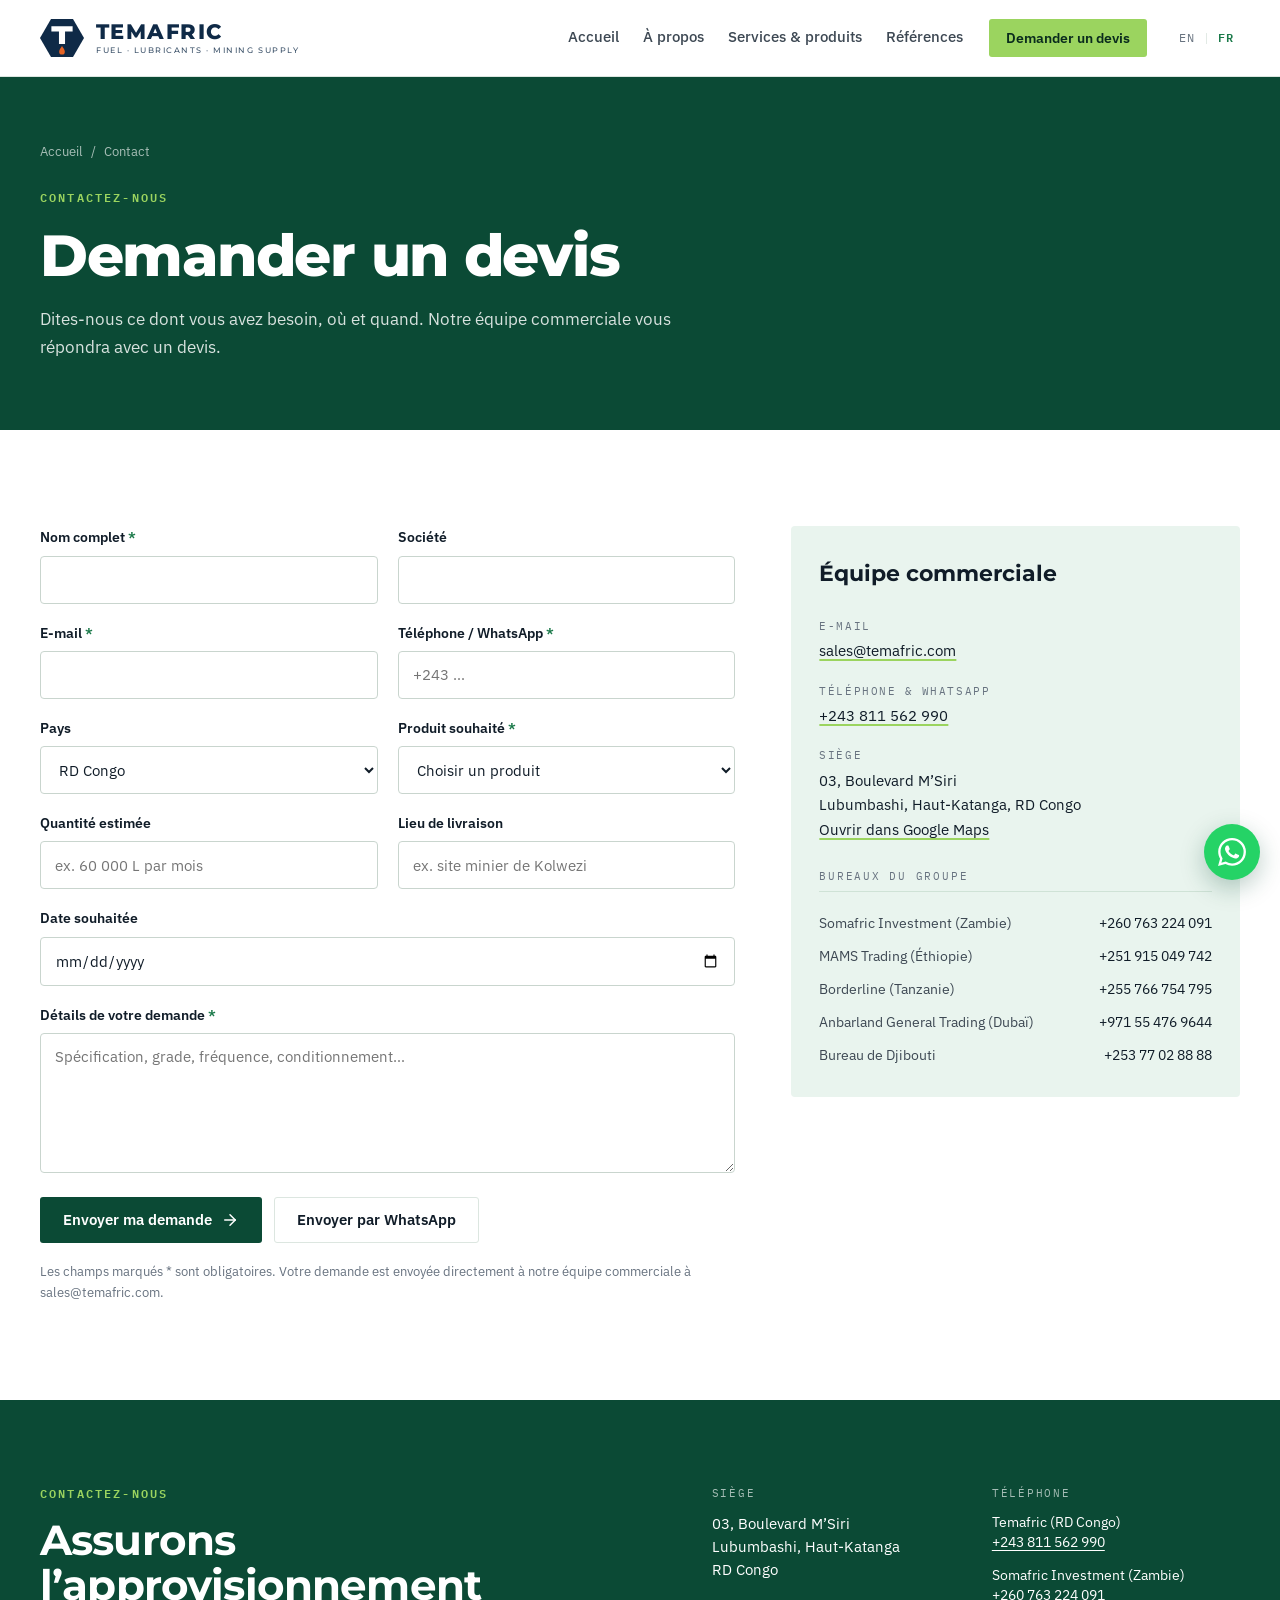
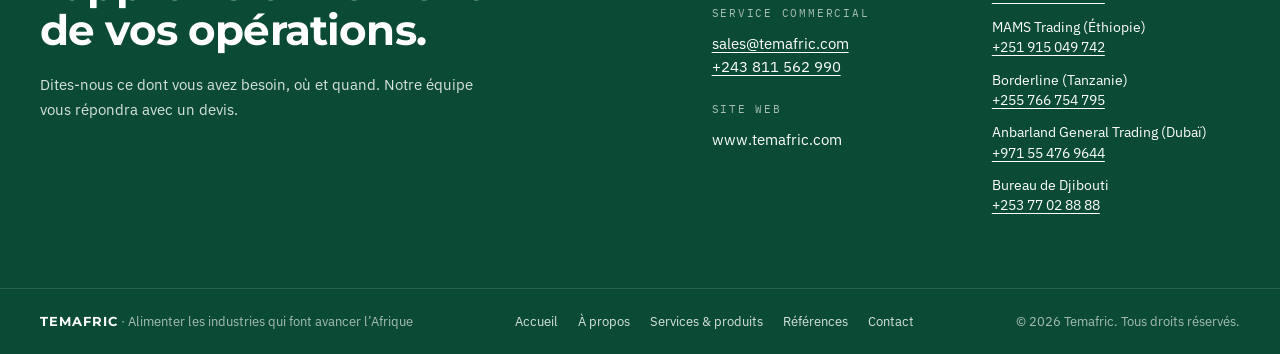
<file: fr/contact.html>
<!doctype html>
<html lang="fr" data-lang="fr" data-href-en="/contact.html" data-href-fr="/fr/contact.html">
<head>
<meta charset="utf-8">
<meta name="viewport" content="width=device-width, initial-scale=1, viewport-fit=cover">
<title>Demander un devis · Carburant &amp; fournitures minières RDC · Temafric</title>
<meta name="description" content="Demandez un devis pour du gasoil, des lubrifiants, de l’acier, du bitume ou des fournitures minières à Temafric, 03 Boulevard M’Siri, Lubumbashi. Téléphone et WhatsApp +243 811 562 990.">
<link rel="canonical" href="https://www.temafric.com/fr/contact.html">
<link rel="alternate" hreflang="en" href="https://www.temafric.com/contact.html">
<link rel="alternate" hreflang="fr" href="https://www.temafric.com/fr/contact.html">
<link rel="alternate" hreflang="x-default" href="https://www.temafric.com/contact.html">
<meta property="og:type" content="website">
<meta property="og:site_name" content="Temafric">
<meta property="og:locale" content="fr_FR">
<meta property="og:title" content="Demander un devis · Carburant &amp; fournitures minières RDC · Temafric">
<meta property="og:description" content="Demandez un devis pour du gasoil, des lubrifiants, de l’acier, du bitume ou des fournitures minières à Temafric, 03 Boulevard M’Siri, Lubumbashi. Téléphone et WhatsApp +243 811 562 990.">
<meta property="og:url" content="https://www.temafric.com/fr/contact.html">
<meta property="og:image" content="https://www.temafric.com/assets/og-image.png">
<meta property="og:image:width" content="1200">
<meta property="og:image:height" content="630">
<meta name="twitter:card" content="summary_large_image">
<meta name="theme-color" content="#0b4a35">
<link rel="icon" href="../assets/favicon.svg" type="image/svg+xml">
<link rel="icon" href="../assets/favicon-48.png" sizes="48x48" type="image/png">
<link rel="apple-touch-icon" href="../assets/apple-touch-icon.png">
<link rel="preconnect" href="https://fonts.googleapis.com">
<link rel="preconnect" href="https://fonts.gstatic.com" crossorigin>
<link rel="stylesheet" href="https://fonts.googleapis.com/css2?family=IBM+Plex+Mono:wght@500;600&family=IBM+Plex+Sans:wght@400;500;600&family=Montserrat:wght@500;600;700;800&display=swap">
<link rel="stylesheet" href="../assets/style.css">
<script>(function(){var l;try{l=localStorage.getItem('temafric-lang')}catch(e){}if(l==='en'){location.replace('/contact.html')}})();</script>
</head>
<body>
<a class="skip" href="#main">Aller au contenu</a>
<header class="site-header">
  <div class="wrap header-in">
    <a class="brand" href="./" aria-label="Temafric"><svg viewBox="0 0 116 100" aria-hidden="true"><path class="hx" d="M29 0h58l29 50-29 50H29L0 50z"/><path class="tt" d="M30 19h56v14H66v33H50V33H30z"/><path class="dp" d="M58 71c3 5.5 7.5 9.5 7.5 15a7.5 7.5 0 0 1-15 0c0-5.5 4.5-9.5 7.5-15z"/></svg><span class="brand-word"><b>TEMAFRIC</b><small>Fuel · Lubricants · Mining Supply</small></span></a>
    <button class="menu-btn" type="button" aria-expanded="false" aria-controls="site-nav" aria-label="Menu"><svg class="icon i-open" viewBox="0 0 24 24" aria-hidden="true"><line x1="4" x2="20" y1="7" y2="7"/><line x1="4" x2="20" y1="12" y2="12"/><line x1="4" x2="20" y1="17" y2="17"/></svg><svg class="icon i-close" viewBox="0 0 24 24" aria-hidden="true"><path d="M18 6 6 18"/><path d="m6 6 12 12"/></svg></button>
    <nav class="nav" id="site-nav" aria-label="Main">
      <div class="nav-links"><a href="./">Accueil</a><a href="about.html">À propos</a><a href="services.html">Services &amp; produits</a><a href="references.html">Références</a></div>
      <a class="btn btn-accent" href="contact.html" aria-current="page">Demander un devis</a>
      <div class="lang" role="group" aria-label="Language / Langue">
        <button type="button" data-set-lang="en" aria-pressed="true">EN</button><span>|</span><button type="button" data-set-lang="fr" aria-pressed="false">FR</button>
      </div>
    </nav>
  </div>
</header>
<main id="main">
<section class="page-hero">
  <div class="wrap">
    <nav class="crumbs" aria-label="Breadcrumb"><a href="./">Accueil</a><span aria-hidden="true">/</span><span>Contact</span></nav>
    <p class="eyebrow">Contactez-nous</p>
    <h1>Demander un devis</h1>
    <p class="lead">Dites-nous ce dont vous avez besoin, où et quand. Notre équipe commerciale vous répondra avec un devis.</p>
  </div>
</section>
<section class="band">
  <div class="wrap contact-grid">
    <form class="form" id="quote-form" action="https://formsubmit.co/ajax/sales@temafric.com" method="post" novalidate>
      <div class="field"><label for="q-name">Nom complet <span class="req">*</span></label><input id="q-name" name="name" type="text" autocomplete="name" required maxlength="120"></div>
      <div class="field"><label for="q-company">Société</label><input id="q-company" name="company" type="text" autocomplete="organization" maxlength="160"></div>
      <div class="field"><label for="q-email">E-mail <span class="req">*</span></label><input id="q-email" name="email" type="email" autocomplete="email" required maxlength="160"></div>
      <div class="field"><label for="q-phone">Téléphone / WhatsApp <span class="req">*</span></label><input id="q-phone" name="phone" type="tel" autocomplete="tel" required maxlength="40" placeholder="+243 …" data-en="+243 …" data-fr="+243 …"></div>
      <div class="field"><label for="q-country">Pays</label><select id="q-country" name="country"><option value="DR Congo" data-en="DR Congo" data-fr="RD Congo">DR Congo</option><option value="Zambia" data-en="Zambia" data-fr="Zambie">Zambia</option><option value="Tanzania" data-en="Tanzania" data-fr="Tanzanie">Tanzania</option><option value="Ethiopia" data-en="Ethiopia" data-fr="Éthiopie">Ethiopia</option><option value="United Arab Emirates" data-en="United Arab Emirates" data-fr="Émirats arabes unis">United Arab Emirates</option><option value="Djibouti" data-en="Djibouti" data-fr="Djibouti">Djibouti</option><option value="Other" data-en="Other" data-fr="Autre">Other</option></select></div>
      <div class="field"><label for="q-product">Produit souhaité <span class="req">*</span></label><select id="q-product" name="product" required><option value="" disabled selected data-en="Select a product" data-fr="Choisir un produit">Select a product</option><option value="fuel" data-en="Fuel (diesel, petrol, HFO, LPG)" data-fr="Carburant (gasoil, essence, fioul, GPL)">Fuel (diesel, petrol, HFO, LPG)</option><option value="lubricants" data-en="Lubricants" data-fr="Lubrifiants">Lubricants</option><option value="steel" data-en="Steel" data-fr="Acier">Steel</option><option value="bitumen" data-en="Bitumen" data-fr="Bitume">Bitumen</option><option value="chemicals" data-en="Mining chemicals" data-fr="Produits chimiques miniers">Mining chemicals</option><option value="spares" data-en="Equipment &amp; spares" data-fr="Équipements &amp; pièces">Equipment &amp; spares</option><option value="logistics" data-en="Logistics &amp; transport" data-fr="Logistique &amp; transport">Logistics &amp; transport</option><option value="site" data-en="Site services" data-fr="Services sur site">Site services</option><option value="other" data-en="Other" data-fr="Autre">Other</option></select></div>
      <div class="field"><label for="q-qty">Quantité estimée</label><input id="q-qty" name="quantity" type="text" maxlength="80" placeholder="e.g. 60,000 L per month" data-en="e.g. 60,000 L per month" data-fr="ex. 60 000 L par mois"></div>
      <div class="field"><label for="q-location">Lieu de livraison</label><input id="q-location" name="location" type="text" maxlength="120" placeholder="e.g. Kolwezi mine site" data-en="e.g. Kolwezi mine site" data-fr="ex. site minier de Kolwezi"></div>
      <div class="field full"><label for="q-date">Date souhaitée</label><input id="q-date" name="date" type="date"></div>
      <div class="field full"><label for="q-message">Détails de votre demande <span class="req">*</span></label><textarea id="q-message" name="message" required maxlength="4000" placeholder="Specification, grade, frequency, packaging…" data-en="Specification, grade, frequency, packaging…" data-fr="Spécification, grade, fréquence, conditionnement…"></textarea></div>
      <div class="hp" aria-hidden="true"><label for="q-website">Website</label><input id="q-website" name="website" type="text" tabindex="-1" autocomplete="off"></div>
      <input type="hidden" id="q-ts" name="ts" value="">
      <input type="hidden" id="q-lang" name="lang" value="en">
      <div class="status" id="form-status" role="status" aria-live="polite" hidden></div>
      <div class="form-actions">
        <button class="btn btn-dark" id="q-submit" type="submit">Envoyer ma demande <svg class="icon" viewBox="0 0 24 24" aria-hidden="true"><path d="M5 12h14"/><path d="m12 5 7 7-7 7"/></svg></button>
        <a class="btn btn-line" id="q-whatsapp" href="https://wa.me/243811562990" target="_blank" rel="noopener">Envoyer par WhatsApp</a>
      </div>
      <p class="form-note">Les champs marqués * sont obligatoires. Votre demande est envoyée directement à notre équipe commerciale à sales@temafric.com.</p>
    </form>
    <aside class="aside" aria-label="Contact details">
      <h2>Équipe commerciale</h2>
      <dl>
        <div><dt>E-mail</dt><dd><a href="mailto:sales@temafric.com">sales@temafric.com</a></dd></div>
        <div><dt>Téléphone &amp; WhatsApp</dt><dd><a href="tel:+243811562990">+243 811 562 990</a></dd></div>
        <div><dt>Siège</dt><dd>03, Boulevard M’Siri<br>Lubumbashi, Haut-Katanga, RD Congo<br><a href="https://www.google.com/maps/search/?api=1&amp;query=Boulevard+M%27Siri+Lubumbashi" target="_blank" rel="noopener">Ouvrir dans Google Maps</a></dd></div>
      </dl>
      <div><p class="f-label" style="color:var(--muted)">Bureaux du groupe</p>
        <ul class="offices"><li><span>Somafric Investment (Zambie)</span><a href="tel:+260763224091">+260 763 224 091</a></li><li><span>MAMS Trading (Éthiopie)</span><a href="tel:+251915049742">+251 915 049 742</a></li><li><span>Borderline (Tanzanie)</span><a href="tel:+255766754795">+255 766 754 795</a></li><li><span>Anbarland General Trading (Dubaï)</span><a href="tel:+971554769644">+971 55 476 9644</a></li><li><span>Bureau de Djibouti</span><a href="tel:+25377028888">+253 77 02 88 88</a></li></ul></div>
    </aside>
  </div>
</section>
</main>
<footer class="site-footer">
  <div class="wrap footer-top">
    <div>
      <p class="eyebrow on-dark">Contactez-nous</p>
      <h2>Assurons l’approvisionnement de vos opérations.</h2>
      <p class="lead">Dites-nous ce dont vous avez besoin, où et quand. Notre équipe vous répondra avec un devis.</p>
      
    </div>
    <div class="f-cols">
      <div>
        <div class="f-block"><span class="f-label">Siège</span>
          <p class="f-text">03, Boulevard M’Siri<br>Lubumbashi, Haut-Katanga<br>RD Congo</p></div>
        <div class="f-block"><span class="f-label">Service commercial</span>
          <p class="f-text"><a href="mailto:sales@temafric.com">sales@temafric.com</a><br><a href="tel:+243811562990">+243 811 562 990</a></p></div>
        <div class="f-block"><span class="f-label">Site web</span>
          <p class="f-text">www.temafric.com</p></div>
      </div>
      <div class="f-block"><span class="f-label">Téléphone</span>
        <ul class="f-phones"><li>Temafric (RD Congo)<br><a href="tel:+243811562990">+243 811 562 990</a></li><li>Somafric Investment (Zambie)<br><a href="tel:+260763224091">+260 763 224 091</a></li><li>MAMS Trading (Éthiopie)<br><a href="tel:+251915049742">+251 915 049 742</a></li><li>Borderline (Tanzanie)<br><a href="tel:+255766754795">+255 766 754 795</a></li><li>Anbarland General Trading (Dubaï)<br><a href="tel:+971554769644">+971 55 476 9644</a></li><li>Bureau de Djibouti<br><a href="tel:+25377028888">+253 77 02 88 88</a></li></ul></div>
    </div>
  </div>
  <div class="footer-bar">
    <div class="wrap footer-bar-in">
      <span><strong>TEMAFRIC</strong> · Alimenter les industries qui font avancer l’Afrique</span>
      <nav class="footer-nav" aria-label="Footer"><a href="./">Accueil</a><a href="about.html">À propos</a><a href="services.html">Services &amp; produits</a><a href="references.html">Références</a><a href="contact.html">Contact</a></nav>
      <span>© <span data-year>2026</span> Temafric. Tous droits réservés.</span>
    </div>
  </div>
</footer>
<a class="wa-float" href="https://wa.me/243811562990" target="_blank" rel="noopener" aria-label="WhatsApp" data-en="Chat with us on WhatsApp" data-fr="Écrivez-nous sur WhatsApp"><svg viewBox="0 0 24 24" aria-hidden="true"><path d="M17.47 14.38c-.3-.15-1.76-.87-2.03-.97-.27-.1-.47-.15-.67.15-.2.3-.77.97-.94 1.16-.17.2-.35.22-.64.07-.3-.15-1.26-.46-2.39-1.47-.88-.79-1.48-1.76-1.65-2.06-.17-.3-.02-.46.13-.6.13-.14.3-.35.45-.52.15-.17.2-.3.3-.5.1-.2.05-.37-.03-.52-.07-.15-.67-1.61-.92-2.2-.24-.58-.49-.5-.67-.51h-.57c-.2 0-.52.07-.8.37-.27.3-1.04 1.02-1.04 2.48s1.07 2.88 1.21 3.07c.15.2 2.1 3.2 5.08 4.49.71.31 1.26.49 1.7.63.71.22 1.36.19 1.87.12.57-.09 1.76-.72 2-1.41.25-.7.25-1.29.18-1.41-.08-.13-.27-.2-.57-.35m-5.42 7.4h-.01a9.87 9.87 0 0 1-5.03-1.38l-.36-.21-3.74.98 1-3.65-.24-.37a9.86 9.86 0 0 1-1.51-5.26c0-5.45 4.44-9.88 9.89-9.88 2.64 0 5.12 1.03 6.99 2.9a9.83 9.83 0 0 1 2.89 6.99c0 5.45-4.44 9.88-9.89 9.88m8.41-18.3A11.82 11.82 0 0 0 12.05 0C5.5 0 .16 5.34.16 11.89c0 2.1.55 4.14 1.59 5.95L.06 24l6.31-1.65a11.88 11.88 0 0 0 5.68 1.45h.01c6.55 0 11.89-5.34 11.89-11.89a11.82 11.82 0 0 0-3.48-8.41z"/></svg></a>
<script src="../assets/main.js"></script>
</body>
</html>
</file>
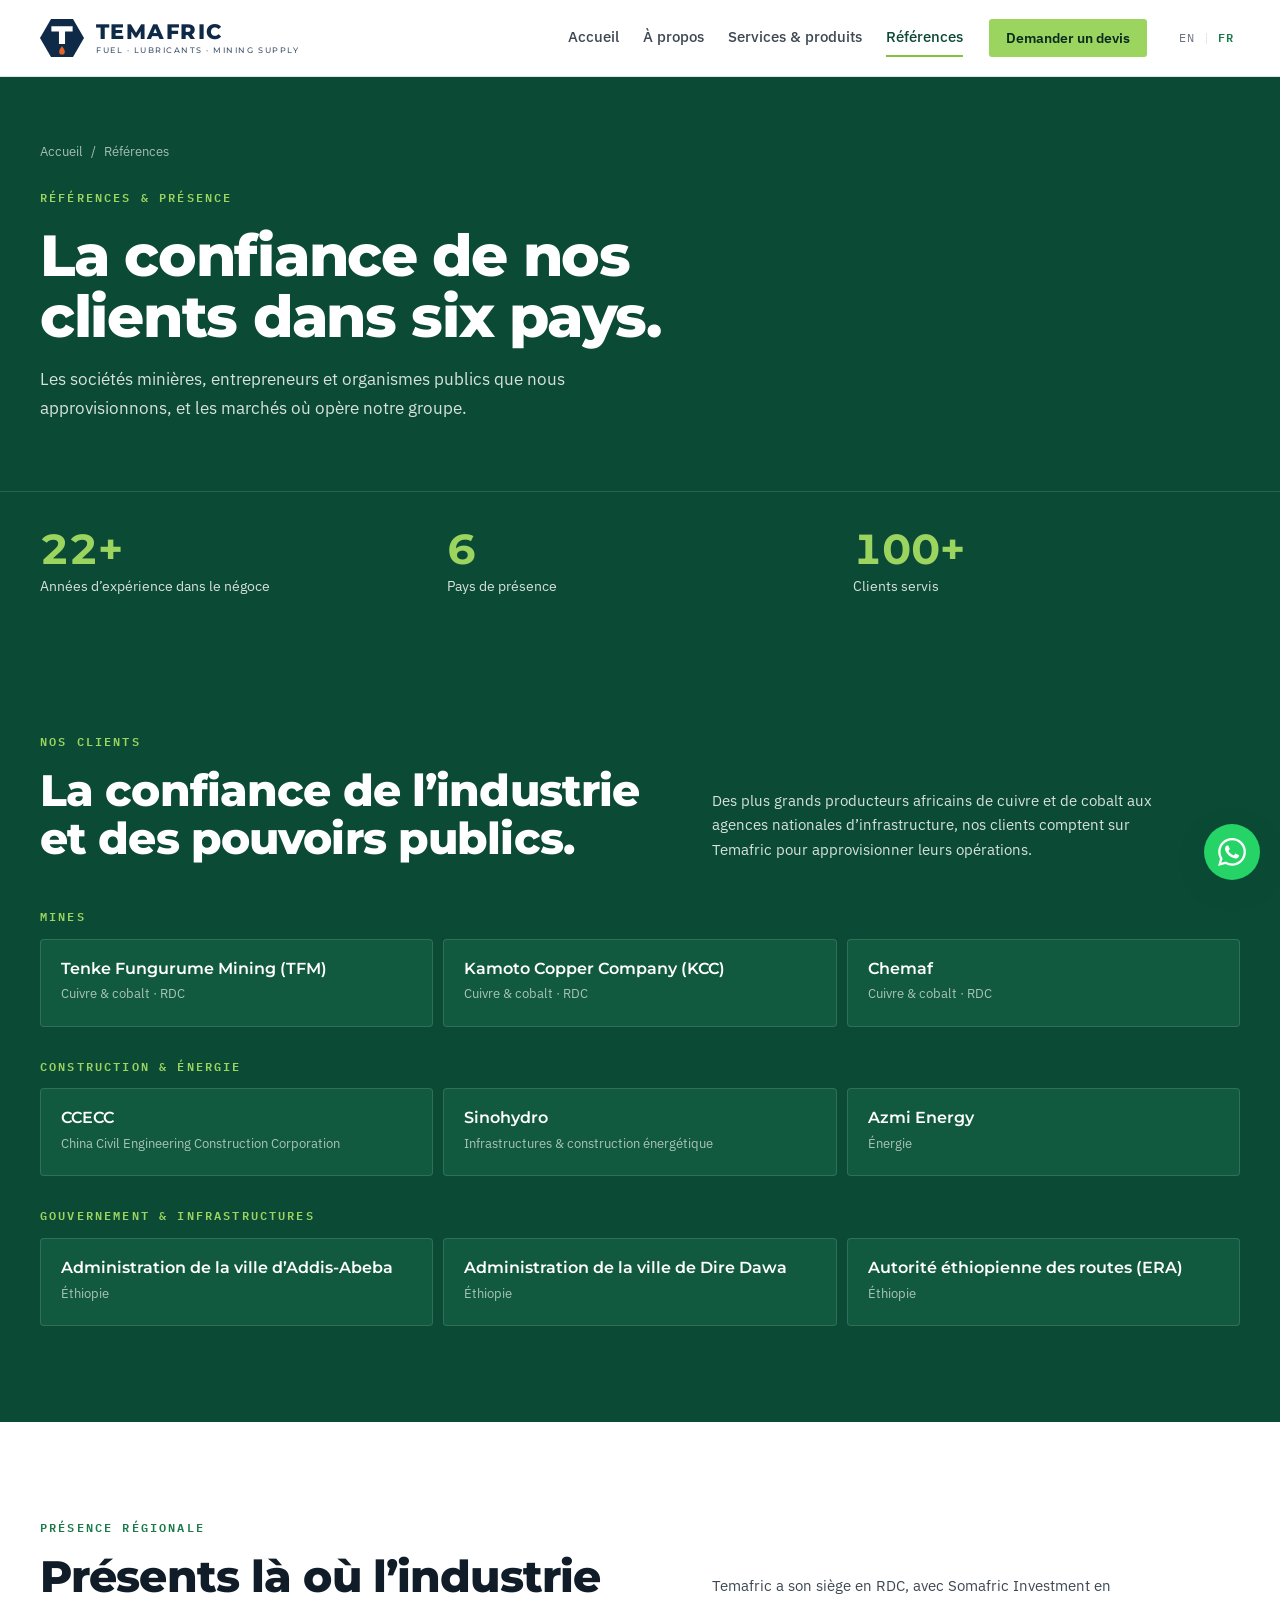
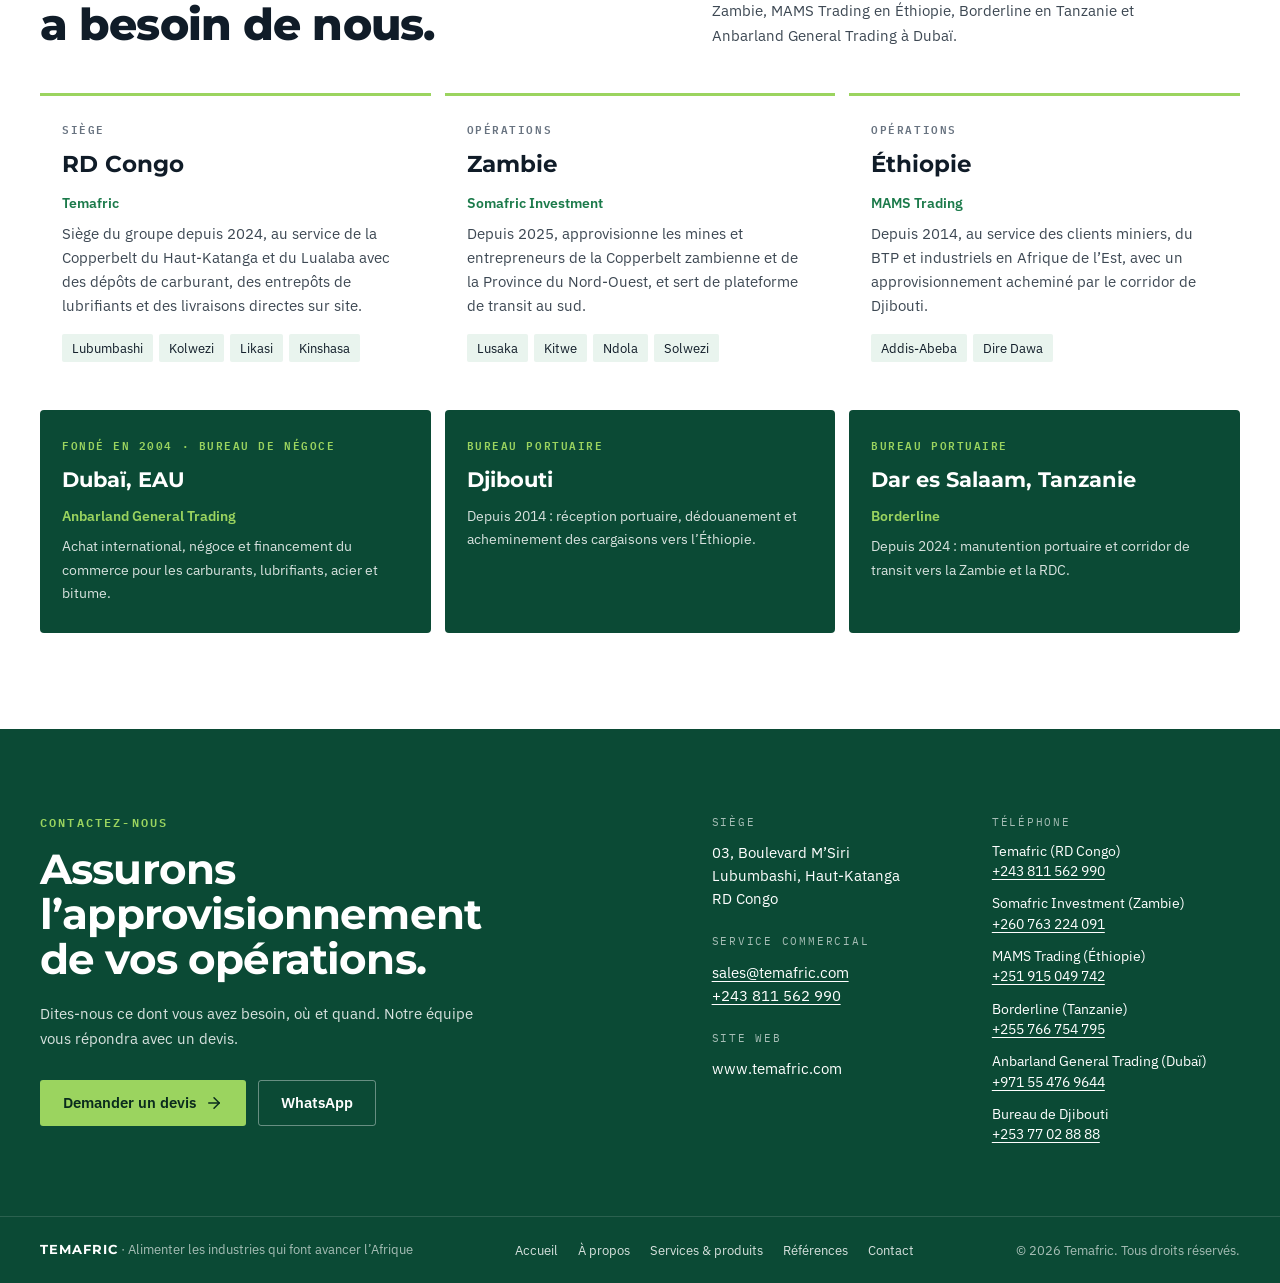
<file: fr/references.html>
<!doctype html>
<html lang="fr" data-lang="fr" data-href-en="/references.html" data-href-fr="/fr/references.html">
<head>
<meta charset="utf-8">
<meta name="viewport" content="width=device-width, initial-scale=1, viewport-fit=cover">
<title>Clients &amp; présence régionale · Temafric</title>
<meta name="description" content="Temafric approvisionne des clients miniers, du BTP, de l’énergie et du secteur public, avec des bureaux en RDC, en Zambie, en Éthiopie, en Tanzanie, à Dubaï et à Djibouti.">
<link rel="canonical" href="https://www.temafric.com/fr/references.html">
<link rel="alternate" hreflang="en" href="https://www.temafric.com/references.html">
<link rel="alternate" hreflang="fr" href="https://www.temafric.com/fr/references.html">
<link rel="alternate" hreflang="x-default" href="https://www.temafric.com/references.html">
<meta property="og:type" content="website">
<meta property="og:site_name" content="Temafric">
<meta property="og:locale" content="fr_FR">
<meta property="og:title" content="Clients &amp; présence régionale · Temafric">
<meta property="og:description" content="Temafric approvisionne des clients miniers, du BTP, de l’énergie et du secteur public, avec des bureaux en RDC, en Zambie, en Éthiopie, en Tanzanie, à Dubaï et à Djibouti.">
<meta property="og:url" content="https://www.temafric.com/fr/references.html">
<meta property="og:image" content="https://www.temafric.com/assets/og-image.png">
<meta property="og:image:width" content="1200">
<meta property="og:image:height" content="630">
<meta name="twitter:card" content="summary_large_image">
<meta name="theme-color" content="#0b4a35">
<link rel="icon" href="../assets/favicon.svg" type="image/svg+xml">
<link rel="icon" href="../assets/favicon-48.png" sizes="48x48" type="image/png">
<link rel="apple-touch-icon" href="../assets/apple-touch-icon.png">
<link rel="preconnect" href="https://fonts.googleapis.com">
<link rel="preconnect" href="https://fonts.gstatic.com" crossorigin>
<link rel="stylesheet" href="https://fonts.googleapis.com/css2?family=IBM+Plex+Mono:wght@500;600&family=IBM+Plex+Sans:wght@400;500;600&family=Montserrat:wght@500;600;700;800&display=swap">
<link rel="stylesheet" href="../assets/style.css">
<script>(function(){var l;try{l=localStorage.getItem('temafric-lang')}catch(e){}if(l==='en'){location.replace('/references.html')}})();</script>
</head>
<body>
<a class="skip" href="#main">Aller au contenu</a>
<header class="site-header">
  <div class="wrap header-in">
    <a class="brand" href="./" aria-label="Temafric"><svg viewBox="0 0 116 100" aria-hidden="true"><path class="hx" d="M29 0h58l29 50-29 50H29L0 50z"/><path class="tt" d="M30 19h56v14H66v33H50V33H30z"/><path class="dp" d="M58 71c3 5.5 7.5 9.5 7.5 15a7.5 7.5 0 0 1-15 0c0-5.5 4.5-9.5 7.5-15z"/></svg><span class="brand-word"><b>TEMAFRIC</b><small>Fuel · Lubricants · Mining Supply</small></span></a>
    <button class="menu-btn" type="button" aria-expanded="false" aria-controls="site-nav" aria-label="Menu"><svg class="icon i-open" viewBox="0 0 24 24" aria-hidden="true"><line x1="4" x2="20" y1="7" y2="7"/><line x1="4" x2="20" y1="12" y2="12"/><line x1="4" x2="20" y1="17" y2="17"/></svg><svg class="icon i-close" viewBox="0 0 24 24" aria-hidden="true"><path d="M18 6 6 18"/><path d="m6 6 12 12"/></svg></button>
    <nav class="nav" id="site-nav" aria-label="Main">
      <div class="nav-links"><a href="./">Accueil</a><a href="about.html">À propos</a><a href="services.html">Services &amp; produits</a><a href="references.html" aria-current="page">Références</a></div>
      <a class="btn btn-accent" href="contact.html">Demander un devis</a>
      <div class="lang" role="group" aria-label="Language / Langue">
        <button type="button" data-set-lang="en" aria-pressed="true">EN</button><span>|</span><button type="button" data-set-lang="fr" aria-pressed="false">FR</button>
      </div>
    </nav>
  </div>
</header>
<main id="main">
<section class="page-hero">
  <div class="wrap">
    <nav class="crumbs" aria-label="Breadcrumb"><a href="./">Accueil</a><span aria-hidden="true">/</span><span>Références</span></nav>
    <p class="eyebrow">Références &amp; présence</p>
    <h1>La confiance de nos clients dans six pays.</h1>
    <p class="lead">Les sociétés minières, entrepreneurs et organismes publics que nous approvisionnons, et les marchés où opère notre groupe.</p>
  </div>
</section>
<section class="stats" aria-label="Key figures">
  <div class="wrap stats-grid">
    <div class="stat"><b>22+</b><span>Années d’expérience dans le négoce</span></div>
    <div class="stat"><b>6</b><span>Pays de présence</span></div>
    <div class="stat"><b>100+</b><span>Clients servis</span></div>
  </div>
</section>
<section class="band dark" id="clients">
  <div class="wrap">
    <div class="section-head">
      <div><p class="eyebrow">Nos clients</p>
        <h2 class="h2">La confiance de l’industrie et des pouvoirs publics.</h2></div>
      <p>Des plus grands producteurs africains de cuivre et de cobalt aux agences nationales d’infrastructure, nos clients comptent sur Temafric pour approvisionner leurs opérations.</p>
    </div>
    <div class="client-group"><span class="eyebrow">Mines</span><div class="client-grid"><div class="client"><b>Tenke Fungurume Mining (TFM)</b><span>Cuivre &amp; cobalt · RDC</span></div><div class="client"><b>Kamoto Copper Company (KCC)</b><span>Cuivre &amp; cobalt · RDC</span></div><div class="client"><b>Chemaf</b><span>Cuivre &amp; cobalt · RDC</span></div></div></div><div class="client-group"><span class="eyebrow">Construction &amp; énergie</span><div class="client-grid"><div class="client"><b>CCECC</b><span>China Civil Engineering Construction Corporation</span></div><div class="client"><b>Sinohydro</b><span>Infrastructures &amp; construction énergétique</span></div><div class="client"><b>Azmi Energy</b><span>Énergie</span></div></div></div><div class="client-group"><span class="eyebrow">Gouvernement &amp; infrastructures</span><div class="client-grid"><div class="client"><b>Administration de la ville d’Addis-Abeba</b><span>Éthiopie</span></div><div class="client"><b>Administration de la ville de Dire Dawa</b><span>Éthiopie</span></div><div class="client"><b>Autorité éthiopienne des routes (ERA)</b><span>Éthiopie</span></div></div></div>
  </div>
</section>
<section class="band" id="presence">
  <div class="wrap">
    <div class="section-head">
      <div><p class="eyebrow">Présence régionale</p>
        <h2 class="h2">Présents là où l’industrie a besoin de nous.</h2></div>
      <p>Temafric a son siège en RDC, avec Somafric Investment en Zambie, MAMS Trading en Éthiopie, Borderline en Tanzanie et Anbarland General Trading à Dubaï.</p>
    </div>
    <div class="presence"><article class="place"><span class="tag">Siège</span><h3>RD Congo</h3><span class="co">Temafric</span><p>Siège du groupe depuis 2024, au service de la Copperbelt du Haut-Katanga et du Lualaba avec des dépôts de carburant, des entrepôts de lubrifiants et des livraisons directes sur site.</p><ul class="chips"><li>Lubumbashi</li><li>Kolwezi</li><li>Likasi</li><li>Kinshasa</li></ul></article><article class="place"><span class="tag">Opérations</span><h3>Zambie</h3><span class="co">Somafric Investment</span><p>Depuis 2025, approvisionne les mines et entrepreneurs de la Copperbelt zambienne et de la Province du Nord-Ouest, et sert de plateforme de transit au sud.</p><ul class="chips"><li>Lusaka</li><li>Kitwe</li><li>Ndola</li><li>Solwezi</li></ul></article><article class="place"><span class="tag">Opérations</span><h3>Éthiopie</h3><span class="co">MAMS Trading</span><p>Depuis 2014, au service des clients miniers, du BTP et industriels en Afrique de l’Est, avec un approvisionnement acheminé par le corridor de Djibouti.</p><ul class="chips"><li>Addis-Abeba</li><li>Dire Dawa</li></ul></article></div>
    <div class="ports"><article class="port"><span class="tag">Fondé en 2004 · Bureau de négoce</span><h3>Dubaï, EAU</h3><span class="co">Anbarland General Trading</span><p>Achat international, négoce et financement du commerce pour les carburants, lubrifiants, acier et bitume.</p></article><article class="port"><span class="tag">Bureau portuaire</span><h3>Djibouti</h3><p>Depuis 2014 : réception portuaire, dédouanement et acheminement des cargaisons vers l’Éthiopie.</p></article><article class="port"><span class="tag">Bureau portuaire</span><h3>Dar es Salaam, Tanzanie</h3><span class="co">Borderline</span><p>Depuis 2024 : manutention portuaire et corridor de transit vers la Zambie et la RDC.</p></article></div>
  </div>
</section>
</main>
<footer class="site-footer">
  <div class="wrap footer-top">
    <div>
      <p class="eyebrow on-dark">Contactez-nous</p>
      <h2>Assurons l’approvisionnement de vos opérations.</h2>
      <p class="lead">Dites-nous ce dont vous avez besoin, où et quand. Notre équipe vous répondra avec un devis.</p>
      <div class="btn-row">
          <a class="btn btn-accent" href="contact.html">Demander un devis <svg class="icon" viewBox="0 0 24 24" aria-hidden="true"><path d="M5 12h14"/><path d="m12 5 7 7-7 7"/></svg></a>
          <a class="btn btn-ghost" href="https://wa.me/243811562990" target="_blank" rel="noopener">WhatsApp</a>
        </div>
    </div>
    <div class="f-cols">
      <div>
        <div class="f-block"><span class="f-label">Siège</span>
          <p class="f-text">03, Boulevard M’Siri<br>Lubumbashi, Haut-Katanga<br>RD Congo</p></div>
        <div class="f-block"><span class="f-label">Service commercial</span>
          <p class="f-text"><a href="mailto:sales@temafric.com">sales@temafric.com</a><br><a href="tel:+243811562990">+243 811 562 990</a></p></div>
        <div class="f-block"><span class="f-label">Site web</span>
          <p class="f-text">www.temafric.com</p></div>
      </div>
      <div class="f-block"><span class="f-label">Téléphone</span>
        <ul class="f-phones"><li>Temafric (RD Congo)<br><a href="tel:+243811562990">+243 811 562 990</a></li><li>Somafric Investment (Zambie)<br><a href="tel:+260763224091">+260 763 224 091</a></li><li>MAMS Trading (Éthiopie)<br><a href="tel:+251915049742">+251 915 049 742</a></li><li>Borderline (Tanzanie)<br><a href="tel:+255766754795">+255 766 754 795</a></li><li>Anbarland General Trading (Dubaï)<br><a href="tel:+971554769644">+971 55 476 9644</a></li><li>Bureau de Djibouti<br><a href="tel:+25377028888">+253 77 02 88 88</a></li></ul></div>
    </div>
  </div>
  <div class="footer-bar">
    <div class="wrap footer-bar-in">
      <span><strong>TEMAFRIC</strong> · Alimenter les industries qui font avancer l’Afrique</span>
      <nav class="footer-nav" aria-label="Footer"><a href="./">Accueil</a><a href="about.html">À propos</a><a href="services.html">Services &amp; produits</a><a href="references.html">Références</a><a href="contact.html">Contact</a></nav>
      <span>© <span data-year>2026</span> Temafric. Tous droits réservés.</span>
    </div>
  </div>
</footer>
<a class="wa-float" href="https://wa.me/243811562990" target="_blank" rel="noopener" aria-label="WhatsApp" data-en="Chat with us on WhatsApp" data-fr="Écrivez-nous sur WhatsApp"><svg viewBox="0 0 24 24" aria-hidden="true"><path d="M17.47 14.38c-.3-.15-1.76-.87-2.03-.97-.27-.1-.47-.15-.67.15-.2.3-.77.97-.94 1.16-.17.2-.35.22-.64.07-.3-.15-1.26-.46-2.39-1.47-.88-.79-1.48-1.76-1.65-2.06-.17-.3-.02-.46.13-.6.13-.14.3-.35.45-.52.15-.17.2-.3.3-.5.1-.2.05-.37-.03-.52-.07-.15-.67-1.61-.92-2.2-.24-.58-.49-.5-.67-.51h-.57c-.2 0-.52.07-.8.37-.27.3-1.04 1.02-1.04 2.48s1.07 2.88 1.21 3.07c.15.2 2.1 3.2 5.08 4.49.71.31 1.26.49 1.7.63.71.22 1.36.19 1.87.12.57-.09 1.76-.72 2-1.41.25-.7.25-1.29.18-1.41-.08-.13-.27-.2-.57-.35m-5.42 7.4h-.01a9.87 9.87 0 0 1-5.03-1.38l-.36-.21-3.74.98 1-3.65-.24-.37a9.86 9.86 0 0 1-1.51-5.26c0-5.45 4.44-9.88 9.89-9.88 2.64 0 5.12 1.03 6.99 2.9a9.83 9.83 0 0 1 2.89 6.99c0 5.45-4.44 9.88-9.89 9.88m8.41-18.3A11.82 11.82 0 0 0 12.05 0C5.5 0 .16 5.34.16 11.89c0 2.1.55 4.14 1.59 5.95L.06 24l6.31-1.65a11.88 11.88 0 0 0 5.68 1.45h.01c6.55 0 11.89-5.34 11.89-11.89a11.82 11.82 0 0 0-3.48-8.41z"/></svg></a>
<script src="../assets/main.js"></script>
</body>
</html>
</file>
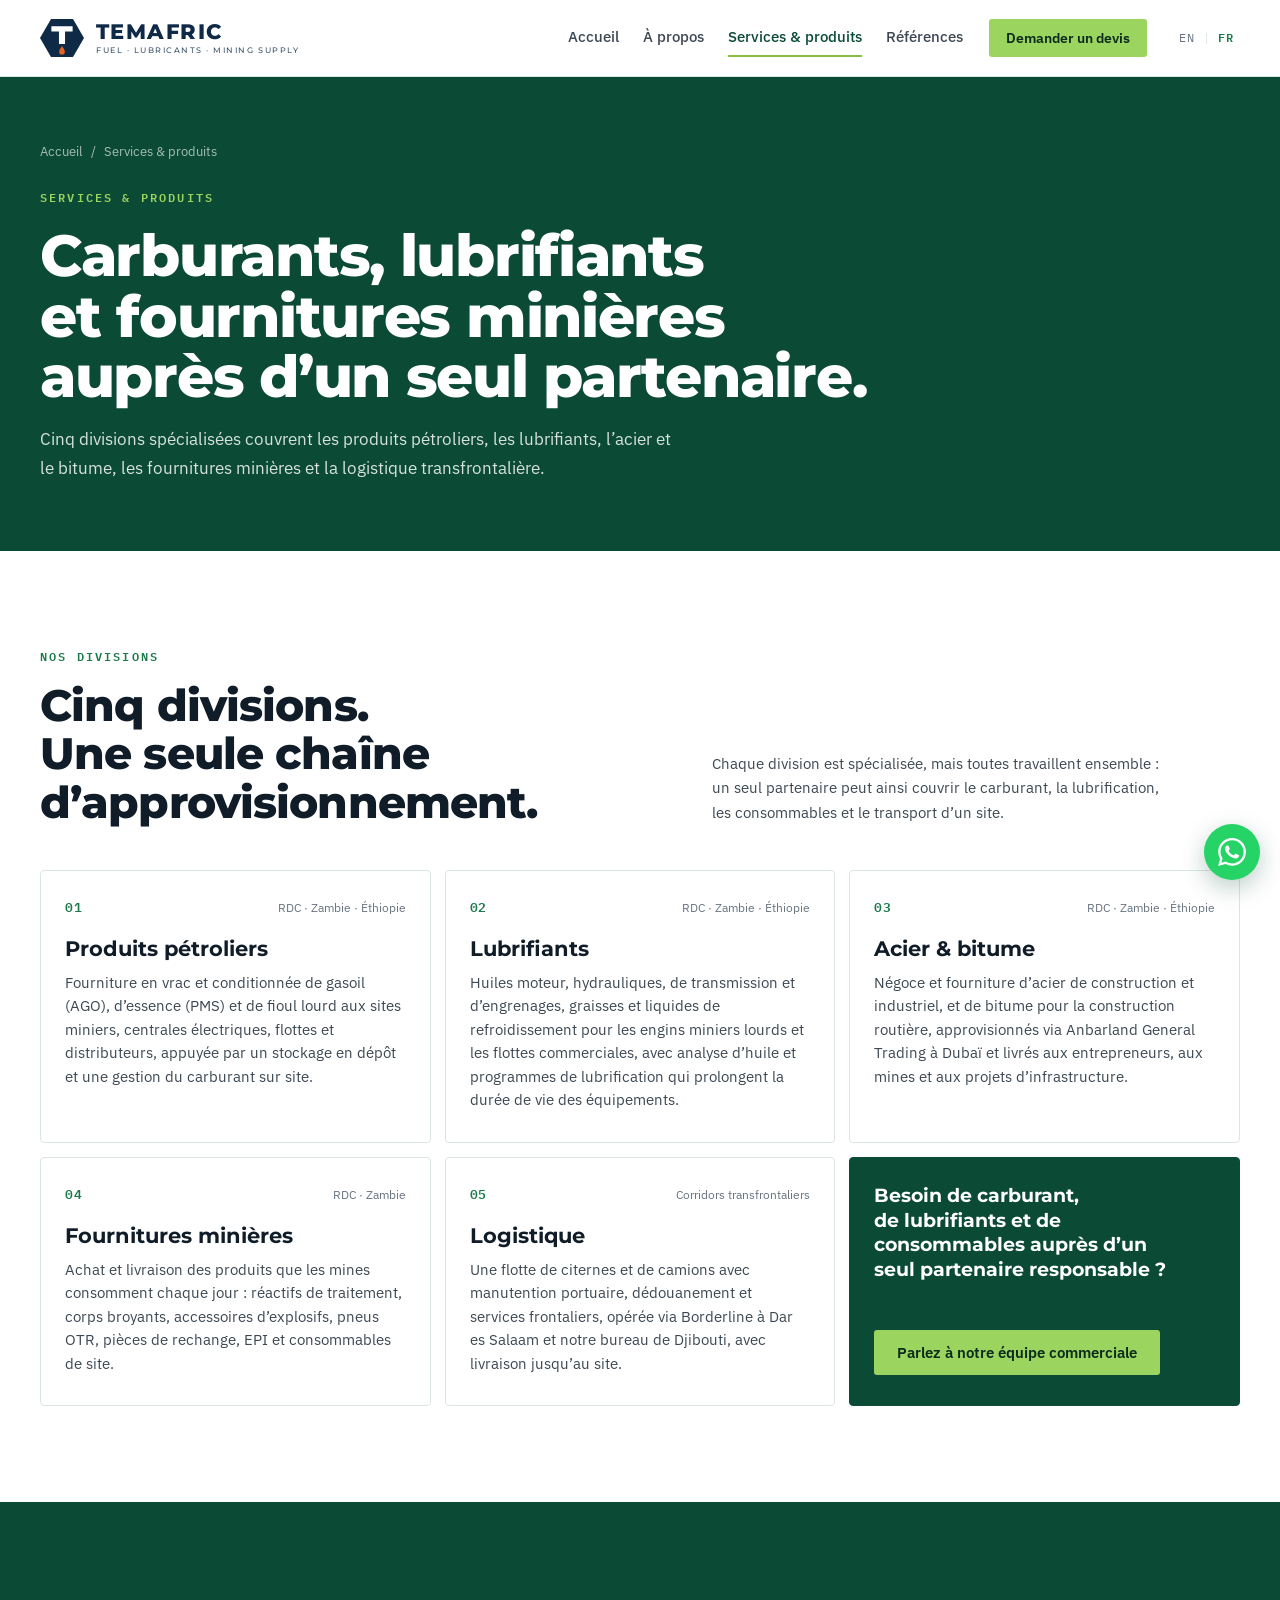
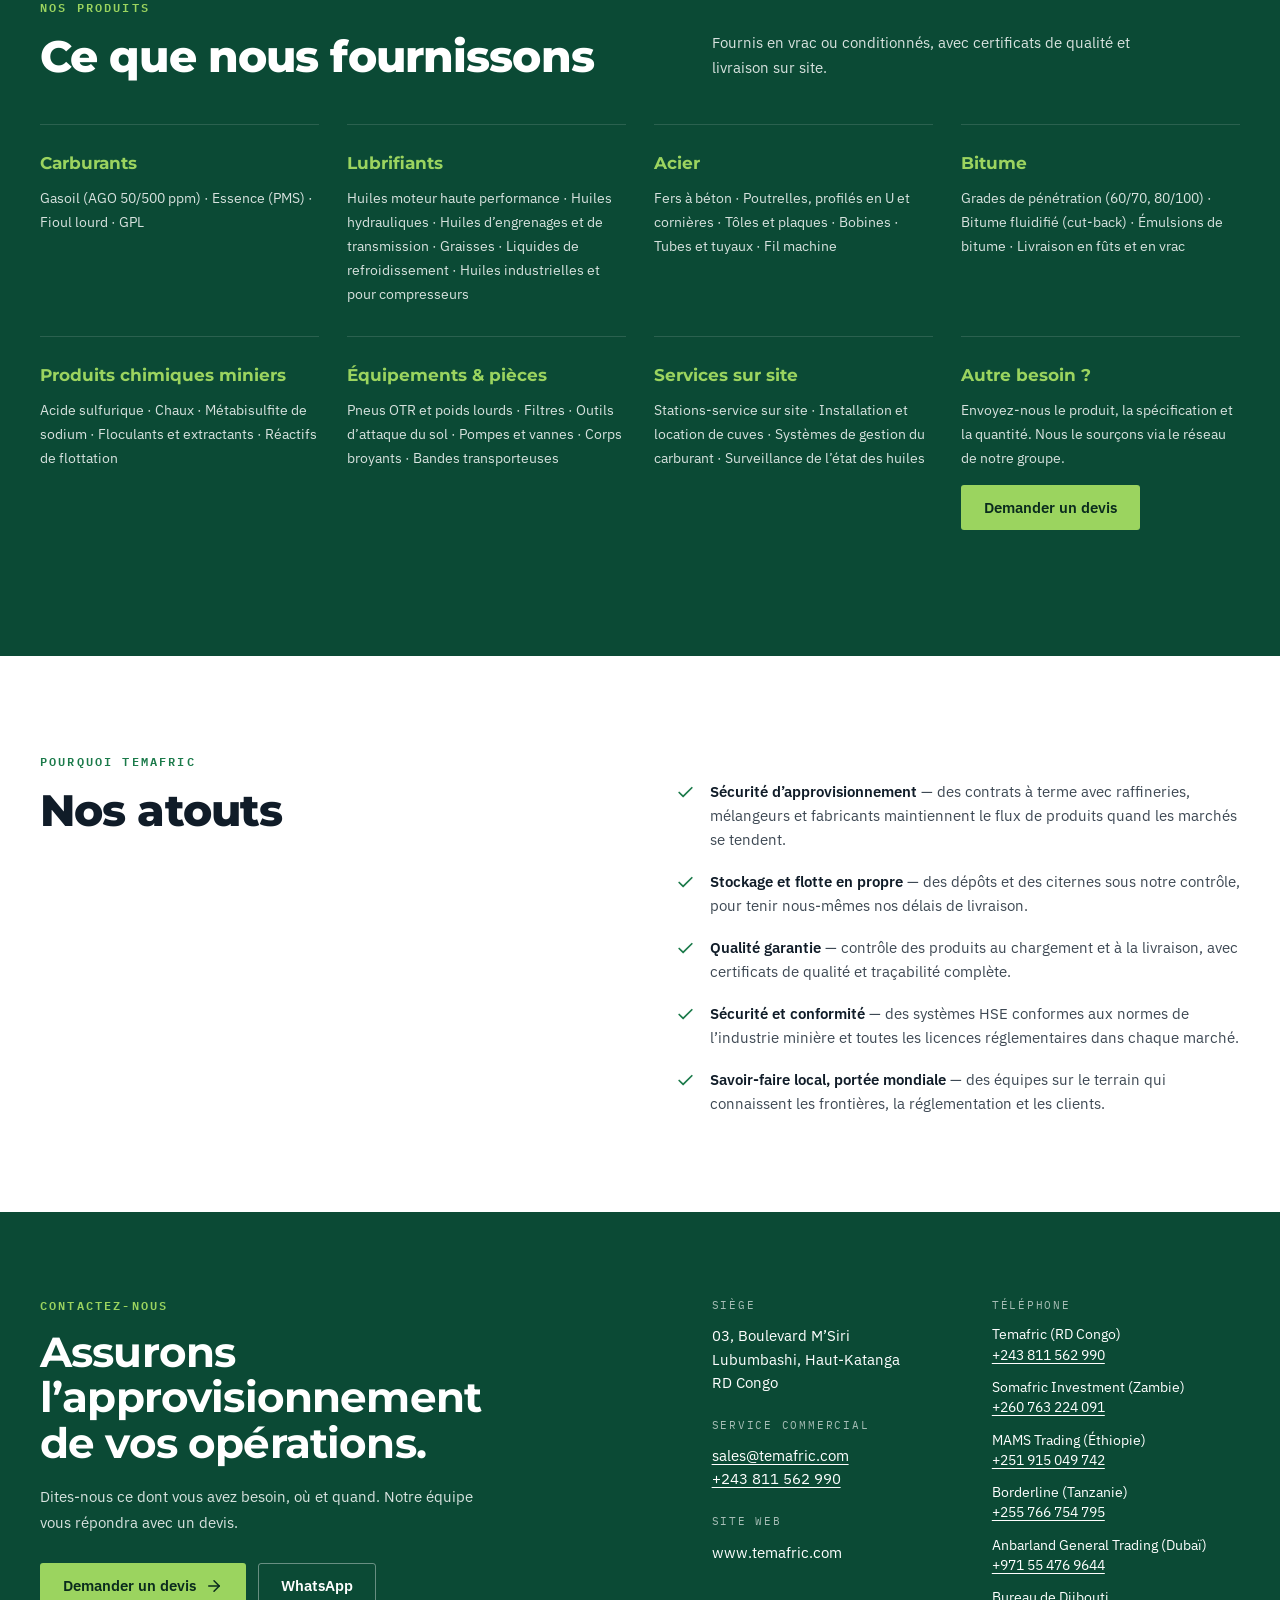
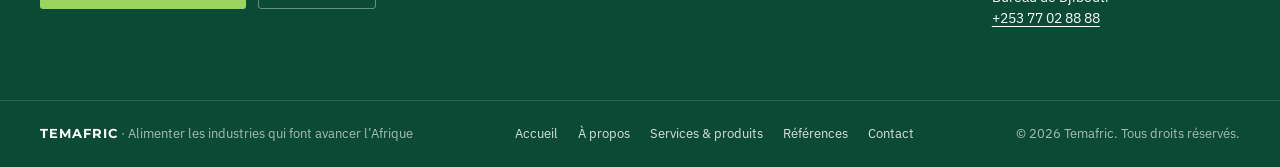
<file: fr/services.html>
<!doctype html>
<html lang="fr" data-lang="fr" data-href-en="/services.html" data-href-fr="/fr/services.html">
<head>
<meta charset="utf-8">
<meta name="viewport" content="width=device-width, initial-scale=1, viewport-fit=cover">
<title>Gasoil, lubrifiants, acier, bitume &amp; fournitures minières · Temafric</title>
<meta name="description" content="Gasoil (AGO) et essence en vrac, huiles moteur et hydrauliques, graisses, acier, bitume routier, produits chimiques miniers, pneus OTR et pièces de rechange, livrés sur site en RDC et en Zambie.">
<link rel="canonical" href="https://www.temafric.com/fr/services.html">
<link rel="alternate" hreflang="en" href="https://www.temafric.com/services.html">
<link rel="alternate" hreflang="fr" href="https://www.temafric.com/fr/services.html">
<link rel="alternate" hreflang="x-default" href="https://www.temafric.com/services.html">
<meta property="og:type" content="website">
<meta property="og:site_name" content="Temafric">
<meta property="og:locale" content="fr_FR">
<meta property="og:title" content="Gasoil, lubrifiants, acier, bitume &amp; fournitures minières · Temafric">
<meta property="og:description" content="Gasoil (AGO) et essence en vrac, huiles moteur et hydrauliques, graisses, acier, bitume routier, produits chimiques miniers, pneus OTR et pièces de rechange, livrés sur site en RDC et en Zambie.">
<meta property="og:url" content="https://www.temafric.com/fr/services.html">
<meta property="og:image" content="https://www.temafric.com/assets/og-image.png">
<meta property="og:image:width" content="1200">
<meta property="og:image:height" content="630">
<meta name="twitter:card" content="summary_large_image">
<meta name="theme-color" content="#0b4a35">
<link rel="icon" href="../assets/favicon.svg" type="image/svg+xml">
<link rel="icon" href="../assets/favicon-48.png" sizes="48x48" type="image/png">
<link rel="apple-touch-icon" href="../assets/apple-touch-icon.png">
<link rel="preconnect" href="https://fonts.googleapis.com">
<link rel="preconnect" href="https://fonts.gstatic.com" crossorigin>
<link rel="stylesheet" href="https://fonts.googleapis.com/css2?family=IBM+Plex+Mono:wght@500;600&family=IBM+Plex+Sans:wght@400;500;600&family=Montserrat:wght@500;600;700;800&display=swap">
<link rel="stylesheet" href="../assets/style.css">
<script>(function(){var l;try{l=localStorage.getItem('temafric-lang')}catch(e){}if(l==='en'){location.replace('/services.html')}})();</script>
</head>
<body>
<a class="skip" href="#main">Aller au contenu</a>
<header class="site-header">
  <div class="wrap header-in">
    <a class="brand" href="./" aria-label="Temafric"><svg viewBox="0 0 116 100" aria-hidden="true"><path class="hx" d="M29 0h58l29 50-29 50H29L0 50z"/><path class="tt" d="M30 19h56v14H66v33H50V33H30z"/><path class="dp" d="M58 71c3 5.5 7.5 9.5 7.5 15a7.5 7.5 0 0 1-15 0c0-5.5 4.5-9.5 7.5-15z"/></svg><span class="brand-word"><b>TEMAFRIC</b><small>Fuel · Lubricants · Mining Supply</small></span></a>
    <button class="menu-btn" type="button" aria-expanded="false" aria-controls="site-nav" aria-label="Menu"><svg class="icon i-open" viewBox="0 0 24 24" aria-hidden="true"><line x1="4" x2="20" y1="7" y2="7"/><line x1="4" x2="20" y1="12" y2="12"/><line x1="4" x2="20" y1="17" y2="17"/></svg><svg class="icon i-close" viewBox="0 0 24 24" aria-hidden="true"><path d="M18 6 6 18"/><path d="m6 6 12 12"/></svg></button>
    <nav class="nav" id="site-nav" aria-label="Main">
      <div class="nav-links"><a href="./">Accueil</a><a href="about.html">À propos</a><a href="services.html" aria-current="page">Services &amp; produits</a><a href="references.html">Références</a></div>
      <a class="btn btn-accent" href="contact.html">Demander un devis</a>
      <div class="lang" role="group" aria-label="Language / Langue">
        <button type="button" data-set-lang="en" aria-pressed="true">EN</button><span>|</span><button type="button" data-set-lang="fr" aria-pressed="false">FR</button>
      </div>
    </nav>
  </div>
</header>
<main id="main">
<section class="page-hero">
  <div class="wrap">
    <nav class="crumbs" aria-label="Breadcrumb"><a href="./">Accueil</a><span aria-hidden="true">/</span><span>Services &amp; produits</span></nav>
    <p class="eyebrow">Services &amp; produits</p>
    <h1>Carburants, lubrifiants et fournitures minières auprès d’un seul partenaire.</h1>
    <p class="lead">Cinq divisions spécialisées couvrent les produits pétroliers, les lubrifiants, l’acier et le bitume, les fournitures minières et la logistique transfrontalière.</p>
  </div>
</section>
<section class="band" id="divisions">
  <div class="wrap">
    <div class="section-head">
      <div><p class="eyebrow">Nos divisions</p>
        <h2 class="h2">Cinq divisions. Une seule chaîne d’approvisionnement.</h2></div>
      <p>Chaque division est spécialisée, mais toutes travaillent ensemble : un seul partenaire peut ainsi couvrir le carburant, la lubrification, les consommables et le transport d’un site.</p>
    </div>
    <div class="cards">
      <article class="card">
        <div class="card-top"><span class="num">01</span><span class="where">RDC · Zambie · Éthiopie</span></div>
        <h3>Produits pétroliers</h3>
        <p>Fourniture en vrac et conditionnée de gasoil (AGO), d’essence (PMS) et de fioul lourd aux sites miniers, centrales électriques, flottes et distributeurs, appuyée par un stockage en dépôt et une gestion du carburant sur site.</p>
      </article><article class="card">
        <div class="card-top"><span class="num">02</span><span class="where">RDC · Zambie · Éthiopie</span></div>
        <h3>Lubrifiants</h3>
        <p>Huiles moteur, hydrauliques, de transmission et d’engrenages, graisses et liquides de refroidissement pour les engins miniers lourds et les flottes commerciales, avec analyse d’huile et programmes de lubrification qui prolongent la durée de vie des équipements.</p>
      </article><article class="card">
        <div class="card-top"><span class="num">03</span><span class="where">RDC · Zambie · Éthiopie</span></div>
        <h3>Acier &amp; bitume</h3>
        <p>Négoce et fourniture d’acier de construction et industriel, et de bitume pour la construction routière, approvisionnés via Anbarland General Trading à Dubaï et livrés aux entrepreneurs, aux mines et aux projets d’infrastructure.</p>
      </article><article class="card">
        <div class="card-top"><span class="num">04</span><span class="where">RDC · Zambie</span></div>
        <h3>Fournitures minières</h3>
        <p>Achat et livraison des produits que les mines consomment chaque jour : réactifs de traitement, corps broyants, accessoires d’explosifs, pneus OTR, pièces de rechange, EPI et consommables de site.</p>
      </article><article class="card">
        <div class="card-top"><span class="num">05</span><span class="where">Corridors transfrontaliers</span></div>
        <h3>Logistique</h3>
        <p>Une flotte de citernes et de camions avec manutention portuaire, dédouanement et services frontaliers, opérée via Borderline à Dar es Salaam et notre bureau de Djibouti, avec livraison jusqu’au site.</p>
      </article>
      <article class="card cta">
        <h3>Besoin de carburant, de lubrifiants et de consommables auprès d’un seul partenaire responsable ?</h3>
        <a class="btn btn-accent" href="contact.html">Parlez à notre équipe commerciale</a>
      </article>
    </div>
  </div>
</section>
<section class="band dark" id="products">
  <div class="wrap">
    <div class="section-head">
      <div><p class="eyebrow">Nos produits</p>
        <h2 class="h2">Ce que nous fournissons</h2></div>
      <p>Fournis en vrac ou conditionnés, avec certificats de qualité et livraison sur site.</p>
    </div>
    <div class="supply"><div class="supply-item"><h3>Carburants</h3><p>Gasoil (AGO 50/500 ppm) · Essence (PMS) · Fioul lourd · GPL</p></div><div class="supply-item"><h3>Lubrifiants</h3><p>Huiles moteur haute performance · Huiles hydrauliques · Huiles d’engrenages et de transmission · Graisses · Liquides de refroidissement · Huiles industrielles et pour compresseurs</p></div><div class="supply-item"><h3>Acier</h3><p>Fers à béton · Poutrelles, profilés en U et cornières · Tôles et plaques · Bobines · Tubes et tuyaux · Fil machine</p></div><div class="supply-item"><h3>Bitume</h3><p>Grades de pénétration (60/70, 80/100) · Bitume fluidifié (cut-back) · Émulsions de bitume · Livraison en fûts et en vrac</p></div><div class="supply-item"><h3>Produits chimiques miniers</h3><p>Acide sulfurique · Chaux · Métabisulfite de sodium · Floculants et extractants · Réactifs de flottation</p></div><div class="supply-item"><h3>Équipements &amp; pièces</h3><p>Pneus OTR et poids lourds · Filtres · Outils d’attaque du sol · Pompes et vannes · Corps broyants · Bandes transporteuses</p></div><div class="supply-item"><h3>Services sur site</h3><p>Stations-service sur site · Installation et location de cuves · Systèmes de gestion du carburant · Surveillance de l’état des huiles</p></div><div class="supply-item"><h3>Autre besoin ?</h3><p>Envoyez-nous le produit, la spécification et la quantité. Nous le sourçons via le réseau de notre groupe.</p><p style="margin-top:14px"><a class="btn btn-accent" href="contact.html">Demander un devis</a></p></div></div>
  </div>
</section>
<section class="band">
  <div class="wrap split">
    <div><p class="eyebrow">Pourquoi Temafric</p>
      <h2 class="h2">Nos atouts</h2></div>
    <div><ul class="checks"><li><svg class="icon" viewBox="0 0 24 24" aria-hidden="true"><polyline points="20 6 9 17 4 12"/></svg><span><b>Sécurité d’approvisionnement</b> — des contrats à terme avec raffineries, mélangeurs et fabricants maintiennent le flux de produits quand les marchés se tendent.</span></li><li><svg class="icon" viewBox="0 0 24 24" aria-hidden="true"><polyline points="20 6 9 17 4 12"/></svg><span><b>Stockage et flotte en propre</b> — des dépôts et des citernes sous notre contrôle, pour tenir nous-mêmes nos délais de livraison.</span></li><li><svg class="icon" viewBox="0 0 24 24" aria-hidden="true"><polyline points="20 6 9 17 4 12"/></svg><span><b>Qualité garantie</b> — contrôle des produits au chargement et à la livraison, avec certificats de qualité et traçabilité complète.</span></li><li><svg class="icon" viewBox="0 0 24 24" aria-hidden="true"><polyline points="20 6 9 17 4 12"/></svg><span><b>Sécurité et conformité</b> — des systèmes HSE conformes aux normes de l’industrie minière et toutes les licences réglementaires dans chaque marché.</span></li><li><svg class="icon" viewBox="0 0 24 24" aria-hidden="true"><polyline points="20 6 9 17 4 12"/></svg><span><b>Savoir-faire local, portée mondiale</b> — des équipes sur le terrain qui connaissent les frontières, la réglementation et les clients.</span></li></ul></div>
  </div>
</section>
</main>
<footer class="site-footer">
  <div class="wrap footer-top">
    <div>
      <p class="eyebrow on-dark">Contactez-nous</p>
      <h2>Assurons l’approvisionnement de vos opérations.</h2>
      <p class="lead">Dites-nous ce dont vous avez besoin, où et quand. Notre équipe vous répondra avec un devis.</p>
      <div class="btn-row">
          <a class="btn btn-accent" href="contact.html">Demander un devis <svg class="icon" viewBox="0 0 24 24" aria-hidden="true"><path d="M5 12h14"/><path d="m12 5 7 7-7 7"/></svg></a>
          <a class="btn btn-ghost" href="https://wa.me/243811562990" target="_blank" rel="noopener">WhatsApp</a>
        </div>
    </div>
    <div class="f-cols">
      <div>
        <div class="f-block"><span class="f-label">Siège</span>
          <p class="f-text">03, Boulevard M’Siri<br>Lubumbashi, Haut-Katanga<br>RD Congo</p></div>
        <div class="f-block"><span class="f-label">Service commercial</span>
          <p class="f-text"><a href="mailto:sales@temafric.com">sales@temafric.com</a><br><a href="tel:+243811562990">+243 811 562 990</a></p></div>
        <div class="f-block"><span class="f-label">Site web</span>
          <p class="f-text">www.temafric.com</p></div>
      </div>
      <div class="f-block"><span class="f-label">Téléphone</span>
        <ul class="f-phones"><li>Temafric (RD Congo)<br><a href="tel:+243811562990">+243 811 562 990</a></li><li>Somafric Investment (Zambie)<br><a href="tel:+260763224091">+260 763 224 091</a></li><li>MAMS Trading (Éthiopie)<br><a href="tel:+251915049742">+251 915 049 742</a></li><li>Borderline (Tanzanie)<br><a href="tel:+255766754795">+255 766 754 795</a></li><li>Anbarland General Trading (Dubaï)<br><a href="tel:+971554769644">+971 55 476 9644</a></li><li>Bureau de Djibouti<br><a href="tel:+25377028888">+253 77 02 88 88</a></li></ul></div>
    </div>
  </div>
  <div class="footer-bar">
    <div class="wrap footer-bar-in">
      <span><strong>TEMAFRIC</strong> · Alimenter les industries qui font avancer l’Afrique</span>
      <nav class="footer-nav" aria-label="Footer"><a href="./">Accueil</a><a href="about.html">À propos</a><a href="services.html">Services &amp; produits</a><a href="references.html">Références</a><a href="contact.html">Contact</a></nav>
      <span>© <span data-year>2026</span> Temafric. Tous droits réservés.</span>
    </div>
  </div>
</footer>
<a class="wa-float" href="https://wa.me/243811562990" target="_blank" rel="noopener" aria-label="WhatsApp" data-en="Chat with us on WhatsApp" data-fr="Écrivez-nous sur WhatsApp"><svg viewBox="0 0 24 24" aria-hidden="true"><path d="M17.47 14.38c-.3-.15-1.76-.87-2.03-.97-.27-.1-.47-.15-.67.15-.2.3-.77.97-.94 1.16-.17.2-.35.22-.64.07-.3-.15-1.26-.46-2.39-1.47-.88-.79-1.48-1.76-1.65-2.06-.17-.3-.02-.46.13-.6.13-.14.3-.35.45-.52.15-.17.2-.3.3-.5.1-.2.05-.37-.03-.52-.07-.15-.67-1.61-.92-2.2-.24-.58-.49-.5-.67-.51h-.57c-.2 0-.52.07-.8.37-.27.3-1.04 1.02-1.04 2.48s1.07 2.88 1.21 3.07c.15.2 2.1 3.2 5.08 4.49.71.31 1.26.49 1.7.63.71.22 1.36.19 1.87.12.57-.09 1.76-.72 2-1.41.25-.7.25-1.29.18-1.41-.08-.13-.27-.2-.57-.35m-5.42 7.4h-.01a9.87 9.87 0 0 1-5.03-1.38l-.36-.21-3.74.98 1-3.65-.24-.37a9.86 9.86 0 0 1-1.51-5.26c0-5.45 4.44-9.88 9.89-9.88 2.64 0 5.12 1.03 6.99 2.9a9.83 9.83 0 0 1 2.89 6.99c0 5.45-4.44 9.88-9.89 9.88m8.41-18.3A11.82 11.82 0 0 0 12.05 0C5.5 0 .16 5.34.16 11.89c0 2.1.55 4.14 1.59 5.95L.06 24l6.31-1.65a11.88 11.88 0 0 0 5.68 1.45h.01c6.55 0 11.89-5.34 11.89-11.89a11.82 11.82 0 0 0-3.48-8.41z"/></svg></a>
<script src="../assets/main.js"></script>
</body>
</html>
</file>
<file: assets/style.css>
/* Temafric — corporate site
   Layout: green bands for brand moments (hero, products, clients, footer),
   white and mint bands for reading; 1200px grid, square-ish 4px corners. */
:root {
  --brand: #0b4a35;         /* profile green, bands */
  --brand-2: #115a3f;       /* cards on green */
  --brand-3: #1a6b4d;
  --accent: #9bd45f;        /* profile lime accent */
  --accent-dk: #86c043;
  --accent-lt: #9bd45f;     /* accent text on green */
  --label: #1b7a4a;         /* eyebrows on white */
  --paper: #e9f4ee;         /* soft mint band */
  --ink: #101c28;           /* headings */
  --text: #3d4853;          /* body copy */
  --muted: #687380;
  --line: #dce6e0;
  --on-dark: rgba(255,255,255,.84);
  --on-dark-2: rgba(255,255,255,.64);
  --line-dark: rgba(255,255,255,.13);
  --white: #ffffff;
  --logo-navy: #0f2a47;     /* logo only */
  --logo-orange: #e66426;   /* logo only */

  --display: "Montserrat", "Helvetica Neue", Arial, sans-serif;
  --body: "IBM Plex Sans", "Segoe UI", Roboto, Arial, sans-serif;
  --mono: "IBM Plex Mono", ui-monospace, "SFMono-Regular", Menlo, monospace;

  --r: 4px;
  --header-h: 76px;
  color-scheme: light;
}

/* ---------- Language switching ---------- */
html[data-lang="fr"] [data-l="en"],
html:not([data-lang="fr"]) [data-l="fr"] { display: none !important; }

/* ---------- Base ---------- */
*, *::before, *::after { box-sizing: border-box; }
html { scroll-behavior: smooth; -webkit-text-size-adjust: 100%; }
body {
  margin: 0;
  font-family: var(--body);
  font-size: 16px;
  line-height: 1.65;
  color: var(--text);
  background: var(--white);
  -webkit-font-smoothing: antialiased;
  text-rendering: optimizeLegibility;
}
body::before {
  content: ""; position: fixed; inset: 0 0 auto; z-index: 60;
  height: env(safe-area-inset-top, 0px); background: var(--white);
}
img, svg { max-width: 100%; }
a { color: inherit; }
h1, h2, h3, h4 { font-family: var(--display); color: var(--ink); margin: 0; text-wrap: balance; }
p { margin: 0; }
ul { margin: 0; padding: 0; list-style: none; }
:focus-visible { outline: 2px solid var(--accent); outline-offset: 3px; border-radius: 2px; }
.sr-only { position: absolute; width: 1px; height: 1px; overflow: hidden; clip: rect(0 0 0 0); white-space: nowrap; }
.skip { position: absolute; left: 12px; top: -60px; z-index: 100; background: var(--accent); color: var(--ink); padding: 10px 14px; font-weight: 600; border-radius: var(--r); }
.skip:focus { top: 12px; }

.wrap {
  max-width: 1240px;
  margin: 0 auto;
  padding-left: max(20px, env(safe-area-inset-left, 0px));
  padding-right: max(20px, env(safe-area-inset-right, 0px));
}
.icon { width: 22px; height: 22px; flex: none; fill: none; stroke: currentColor; stroke-width: 1.6; stroke-linecap: round; stroke-linejoin: round; }

/* ---------- Type helpers ---------- */
.eyebrow {
  font-family: var(--mono); font-size: 12px; font-weight: 600;
  letter-spacing: .18em; text-transform: uppercase; color: var(--label);
}
.dark .eyebrow, .eyebrow.on-dark { color: var(--accent-lt); }
.h2 { font-size: clamp(28px, 3.5vw, 44px); line-height: 1.1; letter-spacing: -.02em; font-weight: 800; }
.dark .h2, .dark h3 { color: var(--white); }
.lead { font-size: 17px; line-height: 1.7; }
.rule { width: 46px; height: 3px; background: var(--accent); border: 0; margin: 22px 0 0; }

/* ---------- Buttons ---------- */
.btn {
  display: inline-flex; align-items: center; justify-content: center; gap: 9px;
  padding: 13px 22px; border-radius: 3px; border: 1px solid transparent;
  font: 600 14.5px/1.2 var(--body); text-decoration: none; cursor: pointer;
  transition: background-color .18s ease, border-color .18s ease, color .18s ease, transform .18s ease;
}
.btn .icon { width: 18px; height: 18px; stroke-width: 2; }
.btn-accent { background: var(--accent); color: #0a2b1d; }
.btn-accent:hover { background: var(--accent-dk); }
.btn-ghost { border-color: rgba(255,255,255,.38); color: var(--white); background: transparent; }
.btn-ghost:hover { border-color: var(--white); background: rgba(255,255,255,.06); }
.btn-dark { background: var(--brand); color: var(--white); }
.btn-dark:hover { background: var(--brand-2); }
.btn-line { border-color: var(--line); color: var(--ink); background: var(--white); }
.btn-line:hover { border-color: var(--brand); }
.btn-row { display: flex; flex-wrap: wrap; gap: 12px; }
.link-arrow { display: inline-flex; align-items: center; gap: 8px; font-weight: 600; color: var(--brand); text-decoration: none; border-bottom: 1px solid var(--accent); padding-bottom: 2px; }
.link-arrow .icon { width: 17px; height: 17px; stroke-width: 2; transition: transform .18s ease; }
.link-arrow:hover .icon { transform: translateX(3px); }

/* ---------- Header ---------- */
.site-header {
  position: sticky; top: env(safe-area-inset-top, 0px); z-index: 50;
  background: var(--white); border-bottom: 1px solid var(--line);
}
.header-in { height: var(--header-h); display: flex; align-items: center; gap: 28px; }
.brand { display: inline-flex; align-items: center; gap: 12px; text-decoration: none; color: var(--logo-navy); flex: none; }
.brand .hx { fill: var(--logo-navy); } .brand .tt { fill: var(--white); } .brand .dp { fill: var(--logo-orange); }
.on-dark.brand { color: var(--white); } .on-dark.brand .hx { fill: var(--white); } .on-dark.brand .tt { fill: var(--logo-navy); }
.brand svg { width: 44px; height: 38px; }
.brand-word { display: grid; line-height: 1; }
.brand-word b { font-family: var(--display); font-weight: 800; font-size: 21px; letter-spacing: .07em; }
.brand-word small { font-family: var(--display); font-weight: 500; font-size: 7.6px; letter-spacing: .2em; margin-top: 5px; opacity: .8; text-transform: uppercase; }
.nav { margin-left: auto; display: flex; align-items: center; gap: 26px; }
.nav-links { display: flex; gap: 24px; }
.nav-links a {
  color: var(--text); text-decoration: none; font-size: 14.5px; font-weight: 500; padding: 6px 0;
  border-bottom: 2px solid transparent; transition: color .15s ease, border-color .15s ease;
}
.nav-links a:hover { color: var(--brand); }
.nav-links a[aria-current="page"] { color: var(--brand); border-bottom-color: var(--accent-dk); }
.nav .btn { padding: 10px 16px; font-size: 14px; }
.lang { display: flex; align-items: center; gap: 2px; font-family: var(--mono); font-size: 12px; }
.lang button {
  background: none; border: 0; color: var(--muted); font: inherit; letter-spacing: .08em;
  padding: 6px 6px; cursor: pointer; border-radius: 2px;
}
.lang button[aria-pressed="true"] { color: var(--label); font-weight: 600; }
.lang span { color: var(--line); }
.menu-btn { display: none; margin-left: auto; background: none; border: 1px solid var(--line); color: var(--brand); border-radius: 3px; width: 44px; height: 40px; cursor: pointer; align-items: center; justify-content: center; }
.menu-btn .icon { width: 22px; height: 22px; stroke-width: 2; }
.menu-btn .i-close { display: none; }
.site-header.open .menu-btn .i-open { display: none; }
.site-header.open .menu-btn .i-close { display: block; }

@media (max-width: 1000px) {
  .menu-btn { display: inline-flex; }
  .nav {
    display: none; position: absolute; left: 0; right: 0; top: 100%;
    background: var(--white); border-bottom: 1px solid var(--line); box-shadow: 0 16px 30px rgba(11,74,53,.08);
    flex-direction: column; align-items: stretch; gap: 0;
    padding: 8px max(20px, env(safe-area-inset-right, 0px)) 22px max(20px, env(safe-area-inset-left, 0px));
  }
  .site-header.open .nav { display: flex; }
  .nav-links { flex-direction: column; gap: 0; }
  .nav-links a { display: block; padding: 14px 0; border-bottom: 1px solid var(--line); font-size: 16px; }
  .nav-links a[aria-current="page"] { border-bottom-color: var(--line); color: var(--label); }
  .nav .btn { margin-top: 18px; padding: 13px 18px; font-size: 15px; }
  .lang { margin-top: 14px; font-size: 13px; }
}

/* ---------- Bands ---------- */
.band { padding-block: 96px; }
.band.tight { padding-block: 72px; }
.dark { background: var(--brand); color: var(--on-dark); }
.paper { background: var(--paper); }
.section-head { display: grid; grid-template-columns: 1.15fr 1fr; gap: 24px 64px; align-items: end; margin-bottom: 44px; }
.section-head .eyebrow { margin-bottom: 14px; }
.section-head p:not(.eyebrow) { max-width: 30em; font-size: 15px; }
.dark .section-head p:not(.eyebrow) { color: var(--on-dark); }

/* ---------- Hero ---------- */
.hero { background: var(--brand); color: var(--on-dark); padding-block: 72px 76px; }
.hero-grid { display: grid; grid-template-columns: 1.06fr 1fr; gap: 56px 72px; align-items: center; }
.hero .eyebrow { color: var(--accent-lt); }
.hero h1 {
  color: var(--white); letter-spacing: -.025em; line-height: 1.04;
  font-size: clamp(38px, 5.2vw, 66px); margin: 22px 0 26px; font-weight: 800;
}
.hero .lead { color: var(--on-dark); max-width: 33em; font-size: 16.5px; }
.hero .btn-row { margin-top: 32px; }
.tiles { display: grid; grid-template-columns: 1fr 1fr; gap: 8px; }
.tile {
  background: var(--brand-2); border: 1px solid var(--line-dark); border-radius: var(--r);
  padding: 26px 22px 28px; min-height: 160px; display: flex; flex-direction: column; gap: 6px;
  text-decoration: none; transition: background-color .18s ease, border-color .18s ease;
}
.tile:hover { background: var(--brand-3); border-color: rgba(155,212,95,.45); }
.tile .icon { color: var(--accent-lt); margin-bottom: 10px; }
.tile h3 { color: var(--white); font-size: 16.5px; font-weight: 700; }
.tile p { color: var(--on-dark-2); font-size: 13.5px; line-height: 1.55; }

/* Inner-page hero */
.page-hero { background: var(--brand); color: var(--on-dark); padding-block: 64px 68px; }
.page-hero h1 { color: var(--white); font-size: clamp(36px, 4.6vw, 58px); line-height: 1.04; letter-spacing: -.022em; font-weight: 800; margin: 18px 0 18px; max-width: 16em; }
.page-hero .eyebrow { color: var(--accent-lt); }
.page-hero .lead { max-width: 38em; color: var(--on-dark); }
.crumbs { display: flex; gap: 8px; font-size: 13px; color: var(--on-dark-2); margin-bottom: 26px; }
.crumbs a { color: var(--on-dark-2); text-decoration: none; }
.crumbs a:hover { color: var(--white); }

/* ---------- Stats ---------- */
.stats { background: var(--brand); border-top: 1px solid var(--line-dark); padding-block: 34px 38px; }
.stats-grid { display: grid; grid-template-columns: repeat(3, 1fr); gap: 20px; }
.stat b { display: block; font-family: var(--display); font-weight: 700; color: var(--accent); font-size: clamp(32px, 3.4vw, 42px); line-height: 1.1; font-variant-numeric: tabular-nums; }
.stat span { color: var(--on-dark); font-size: 13.5px; }

/* ---------- About / welcome ---------- */
.split { display: grid; grid-template-columns: 1fr 1fr; gap: 40px 72px; align-items: start; }
.split .eyebrow { margin-bottom: 14px; }
.prose { display: grid; gap: 18px; font-size: 15.5px; max-width: 36em; }
.prose + .link-arrow, .prose .link-arrow { margin-top: 6px; justify-self: start; }

/* Mission / vision / values */
.mvv { display: grid; grid-template-columns: repeat(3, 1fr); gap: 16px; }
.mvv-card { background: var(--white); border-radius: var(--r); padding: 32px 28px 34px; display: grid; gap: 12px; align-content: start; }
.mvv-card .icon { width: 26px; height: 26px; color: var(--ink); stroke-width: 1.8; margin-bottom: 6px; }
.mvv-card h3 { font-size: 21px; }
.mvv-card p { font-size: 14.5px; }
.mvv-card.is-dark { background: var(--brand); }
.mvv-card.is-dark .icon { color: var(--accent); }
.mvv-card.is-dark h3 { color: var(--white); }
.pills { display: flex; flex-wrap: wrap; gap: 8px; }
.pills li { border: 1px solid rgba(155,212,95,.42); color: var(--white); border-radius: 99px; padding: 5px 12px; font-size: 12.5px; }

/* ---------- Cards grid (divisions, companies) ---------- */
.cards { display: grid; grid-template-columns: repeat(3, 1fr); gap: 14px; }
.card {
  border: 1px solid var(--line); border-radius: var(--r); padding: 26px 24px 30px;
  display: flex; flex-direction: column; gap: 10px; background: var(--white);
}
.card-top { display: flex; justify-content: space-between; gap: 12px; align-items: baseline; margin-bottom: 8px; }
.num { font-family: var(--mono); font-size: 12.5px; font-weight: 600; color: var(--label); letter-spacing: .06em; }
.where { font-size: 12px; color: var(--muted); text-align: right; }
.card h3 { font-size: 21px; font-weight: 700; line-height: 1.2; }
.card p { font-size: 14.5px; line-height: 1.62; }
.card.cta { background: var(--brand); border-color: var(--brand); justify-content: space-between; gap: 28px; }
.card.cta h3 { color: var(--white); font-size: 19px; line-height: 1.3; }
.card.cta .btn { align-self: flex-start; }
.card.is-dark { background: var(--brand); border-color: var(--brand); }
.card.is-dark h3 { color: var(--white); }
.card.is-dark p { color: var(--on-dark); }
.card.is-dark .tag { color: var(--accent-lt); }
.tag { font-family: var(--mono); font-size: 11px; font-weight: 600; letter-spacing: .14em; text-transform: uppercase; color: var(--label); }

/* ---------- Products (dark) ---------- */
.supply { display: grid; grid-template-columns: repeat(4, 1fr); gap: 0 28px; }
.supply-item { border-top: 1px solid var(--line-dark); padding: 24px 0 30px; }
.supply-item h3 { color: var(--accent-lt) !important; font-size: 17px; font-weight: 700; margin-bottom: 10px; }
.supply-item p { color: var(--on-dark); font-size: 14px; line-height: 1.7; }
.supply-end { border-top: 1px solid var(--line-dark); }

/* ---------- Clients (dark) ---------- */
.client-group + .client-group { margin-top: 30px; }
.client-group > .eyebrow { display: block; margin-bottom: 12px; }
.client-grid { display: grid; grid-template-columns: repeat(3, 1fr); gap: 10px; }
.client { background: var(--brand-2); border: 1px solid var(--line-dark); border-radius: var(--r); padding: 18px 20px 20px; }
.client b { display: block; font-family: var(--display); font-weight: 600; color: var(--white); font-size: 16px; line-height: 1.35; }
.client span { font-size: 12.5px; color: var(--on-dark-2); }

/* ---------- Strengths + milestones ---------- */
.checks { display: grid; gap: 18px; margin-top: 28px; }
.checks li { display: grid; grid-template-columns: 22px 1fr; gap: 12px; font-size: 15px; line-height: 1.6; }
.checks .icon { width: 19px; height: 19px; color: var(--label); stroke-width: 2.2; margin-top: 3px; }
.checks b { color: var(--ink); font-weight: 600; }
.timeline { margin-top: 28px; border-left: 2px solid var(--ink); padding-left: 22px; display: grid; gap: 22px; }
.timeline li b { display: block; font-family: var(--display); font-weight: 700; font-size: 19px; color: var(--ink); line-height: 1.3; font-variant-numeric: tabular-nums; }
.timeline li span { font-size: 14.5px; }

/* Locations mini list (home) */
.locs { margin-top: 28px; display: grid; gap: 0; border-top: 1px solid var(--line); }
.locs li { display: grid; grid-template-columns: 150px 1fr; gap: 16px; padding: 14px 0; border-bottom: 1px solid var(--line); font-size: 14.5px; }
.locs b { color: var(--ink); font-family: var(--display); font-weight: 700; }

/* ---------- Presence ---------- */
.presence { display: grid; grid-template-columns: repeat(3, 1fr); gap: 14px; }
.place { border-top: 3px solid var(--accent); padding: 24px 22px 26px; display: flex; flex-direction: column; gap: 8px; background: var(--white); }
.place .tag { color: var(--muted); }
.place h3 { font-size: 23px; }
.place .co { font-size: 13.5px; font-weight: 600; color: var(--label); }
.place p { font-size: 14.5px; }
.chips { display: flex; flex-wrap: wrap; gap: 6px; margin-top: 8px; }
.chips li { background: var(--paper); color: var(--ink); font-size: 12.5px; padding: 4px 10px; border-radius: 2px; }
.ports { display: grid; grid-template-columns: repeat(3, 1fr); gap: 14px; margin-top: 22px; }
.port { background: var(--brand); border-radius: var(--r); padding: 26px 22px 28px; display: flex; flex-direction: column; gap: 8px; color: var(--on-dark); }
.port .tag { color: var(--accent-lt); }
.port h3 { color: var(--white); font-size: 21px; }
.port .co { color: var(--accent-lt); font-size: 13.5px; font-weight: 600; }
.port p { font-size: 14px; }

/* ---------- CSR ---------- */
.csr { display: grid; grid-template-columns: repeat(4, 1fr); gap: 14px; }
.csr .card .icon { color: var(--ink); width: 24px; height: 24px; stroke-width: 1.8; margin-bottom: 4px; }
.csr .card h3 { font-size: 18px; }
.csr .card p { font-size: 14px; }

/* ---------- Contact page ---------- */
.contact-grid { display: grid; grid-template-columns: 1.55fr 1fr; gap: 40px 56px; align-items: start; }
.form { display: grid; grid-template-columns: 1fr 1fr; gap: 18px 20px; }
.field { display: grid; gap: 7px; min-width: 0; }
.field.full { grid-column: 1 / -1; }
.field label { font-size: 13.5px; font-weight: 600; color: var(--ink); }
.field label .req { color: var(--label); }
.field input, .field select, .field textarea {
  width: 100%; font: 15px/1.4 var(--body); color: var(--ink); background: var(--white);
  border: 1px solid #c9d5ce; border-radius: var(--r); padding: 12px 14px; min-height: 48px;
  transition: border-color .15s ease, box-shadow .15s ease;
}
.field textarea { min-height: 140px; resize: vertical; }
.field input:focus, .field select:focus, .field textarea:focus { outline: none; border-color: var(--brand); box-shadow: 0 0 0 3px rgba(155,212,95,.5); }
.field .hint { font-size: 12.5px; color: var(--muted); }
.hp { position: absolute; left: -9999px; width: 1px; height: 1px; overflow: hidden; }
.form-actions { grid-column: 1 / -1; display: flex; flex-wrap: wrap; gap: 12px; align-items: center; margin-top: 6px; }
.form-note { grid-column: 1 / -1; font-size: 13px; color: var(--muted); }
.status { grid-column: 1 / -1; border-radius: var(--r); padding: 14px 16px; font-size: 14.5px; line-height: 1.55; }
.status.ok { background: var(--paper); color: var(--brand); border-color: #bcdcc8; border: 1px solid #bcdcc8; }
.status.err { background: #fdf3ec; color: #7a3410; border: 1px solid #f0cfb8; }
.status a { font-weight: 600; }
.aside { background: var(--paper); border-radius: var(--r); padding: 30px 28px; display: grid; gap: 24px; }
.aside h2 { font-size: 22px; }
.aside dl { margin: 0; display: grid; gap: 18px; }
.aside dt { font-family: var(--mono); font-size: 11px; letter-spacing: .14em; text-transform: uppercase; color: var(--muted); margin-bottom: 4px; }
.aside dd { margin: 0; color: var(--ink); font-size: 15px; }
.aside dd a { color: var(--ink); text-decoration-color: var(--accent); text-underline-offset: 3px; text-decoration-thickness: 2px; }
.offices { display: grid; gap: 10px; border-top: 1px solid #cfe2d6; padding-top: 20px; }
.offices li { display: flex; justify-content: space-between; gap: 12px; font-size: 14px; flex-wrap: wrap; }
.offices li span { color: var(--text); }
.offices li a { color: var(--ink); font-variant-numeric: tabular-nums; text-decoration: none; white-space: nowrap; }
.offices li a:hover { text-decoration: underline; }

/* ---------- Footer ---------- */
.site-footer { background: var(--brand); color: var(--on-dark); }
.footer-top { display: grid; grid-template-columns: 1.15fr 1fr; gap: 48px 64px; padding-block: 84px 72px; }
.footer-top h2 { color: var(--white); font-size: clamp(30px, 3.4vw, 42px); line-height: 1.08; letter-spacing: -.02em; margin: 14px 0 18px; }
.footer-top .lead { font-size: 15px; max-width: 30em; }
.footer-top .btn-row { margin-top: 28px; }
.f-cols { display: grid; grid-template-columns: 1fr 1fr; gap: 28px 32px; }
.f-block { display: grid; gap: 4px; align-content: start; }
.f-block + .f-block { margin-top: 22px; }
.f-label { font-family: var(--mono); font-size: 11px; letter-spacing: .16em; text-transform: uppercase; color: var(--on-dark-2); margin-bottom: 6px; }
.f-text { color: var(--white); font-size: 14.5px; line-height: 1.6; }
.f-text a { color: var(--white); text-underline-offset: 3px; }
.f-phones { display: grid; gap: 12px; }
.f-phones li { font-size: 14px; line-height: 1.45; color: var(--white); }
.f-phones a { color: var(--white); text-underline-offset: 3px; font-variant-numeric: tabular-nums; }
.footer-bar { border-top: 1px solid var(--line-dark); padding-block: 22px; }
.footer-bar-in { display: flex; flex-wrap: wrap; align-items: center; justify-content: space-between; gap: 14px 28px; font-size: 12.5px; color: var(--on-dark-2); }
.footer-bar strong { color: var(--white); font-family: var(--display); letter-spacing: .08em; }
.footer-nav { display: flex; flex-wrap: wrap; gap: 6px 20px; }
.footer-nav a { color: var(--on-dark); text-decoration: none; }
.footer-nav a:hover { color: var(--white); }

/* ---------- WhatsApp float ---------- */
.wa-float {
  position: fixed; z-index: 40;
  right: calc(20px + env(safe-area-inset-right, 0px));
  bottom: calc(20px + env(safe-area-inset-bottom, 0px));
  width: 56px; height: 56px; border-radius: 50%; background: #25d366; color: #fff;
  display: inline-flex; align-items: center; justify-content: center;
  box-shadow: 0 8px 24px rgba(11,74,53,.28); transition: transform .18s ease;
}
.wa-float:hover { transform: translateY(-2px); }
.wa-float svg { width: 28px; height: 28px; fill: currentColor; }

/* ---------- 404 ---------- */
.notfound { min-height: 46vh; display: grid; align-content: center; gap: 18px; }

/* ---------- Responsive ---------- */
@media (max-width: 1080px) {
  .supply { grid-template-columns: repeat(2, 1fr); }
  .csr { grid-template-columns: repeat(2, 1fr); }
}
@media (max-width: 960px) {
  .hero-grid, .split, .contact-grid, .footer-top { grid-template-columns: 1fr; }
  .section-head { grid-template-columns: 1fr; align-items: start; }
  .cards, .presence, .ports, .client-grid, .mvv { grid-template-columns: repeat(2, 1fr); }
  .band { padding-block: 72px; }
}
@media (max-width: 640px) {
  .cards, .presence, .ports, .client-grid, .mvv, .supply, .csr, .form, .f-cols { grid-template-columns: 1fr; }
  .stats-grid { grid-template-columns: 1fr; gap: 14px; }
  .stat { display: flex; align-items: baseline; gap: 14px; }
  .tiles { grid-template-columns: 1fr 1fr; }
  .tile { min-height: 0; padding: 20px 16px; }
  .band { padding-block: 60px; }
  .hero { padding-block: 52px 56px; }
  .locs li { grid-template-columns: 1fr; gap: 2px; }
  .footer-top { padding-block: 64px 52px; }
}
@media (max-width: 340px) {
  .tiles { grid-template-columns: 1fr; }
}
@media (prefers-reduced-motion: reduce) {
  html { scroll-behavior: auto; }
  *, *::before, *::after { transition: none !important; animation: none !important; }
}
</file>
